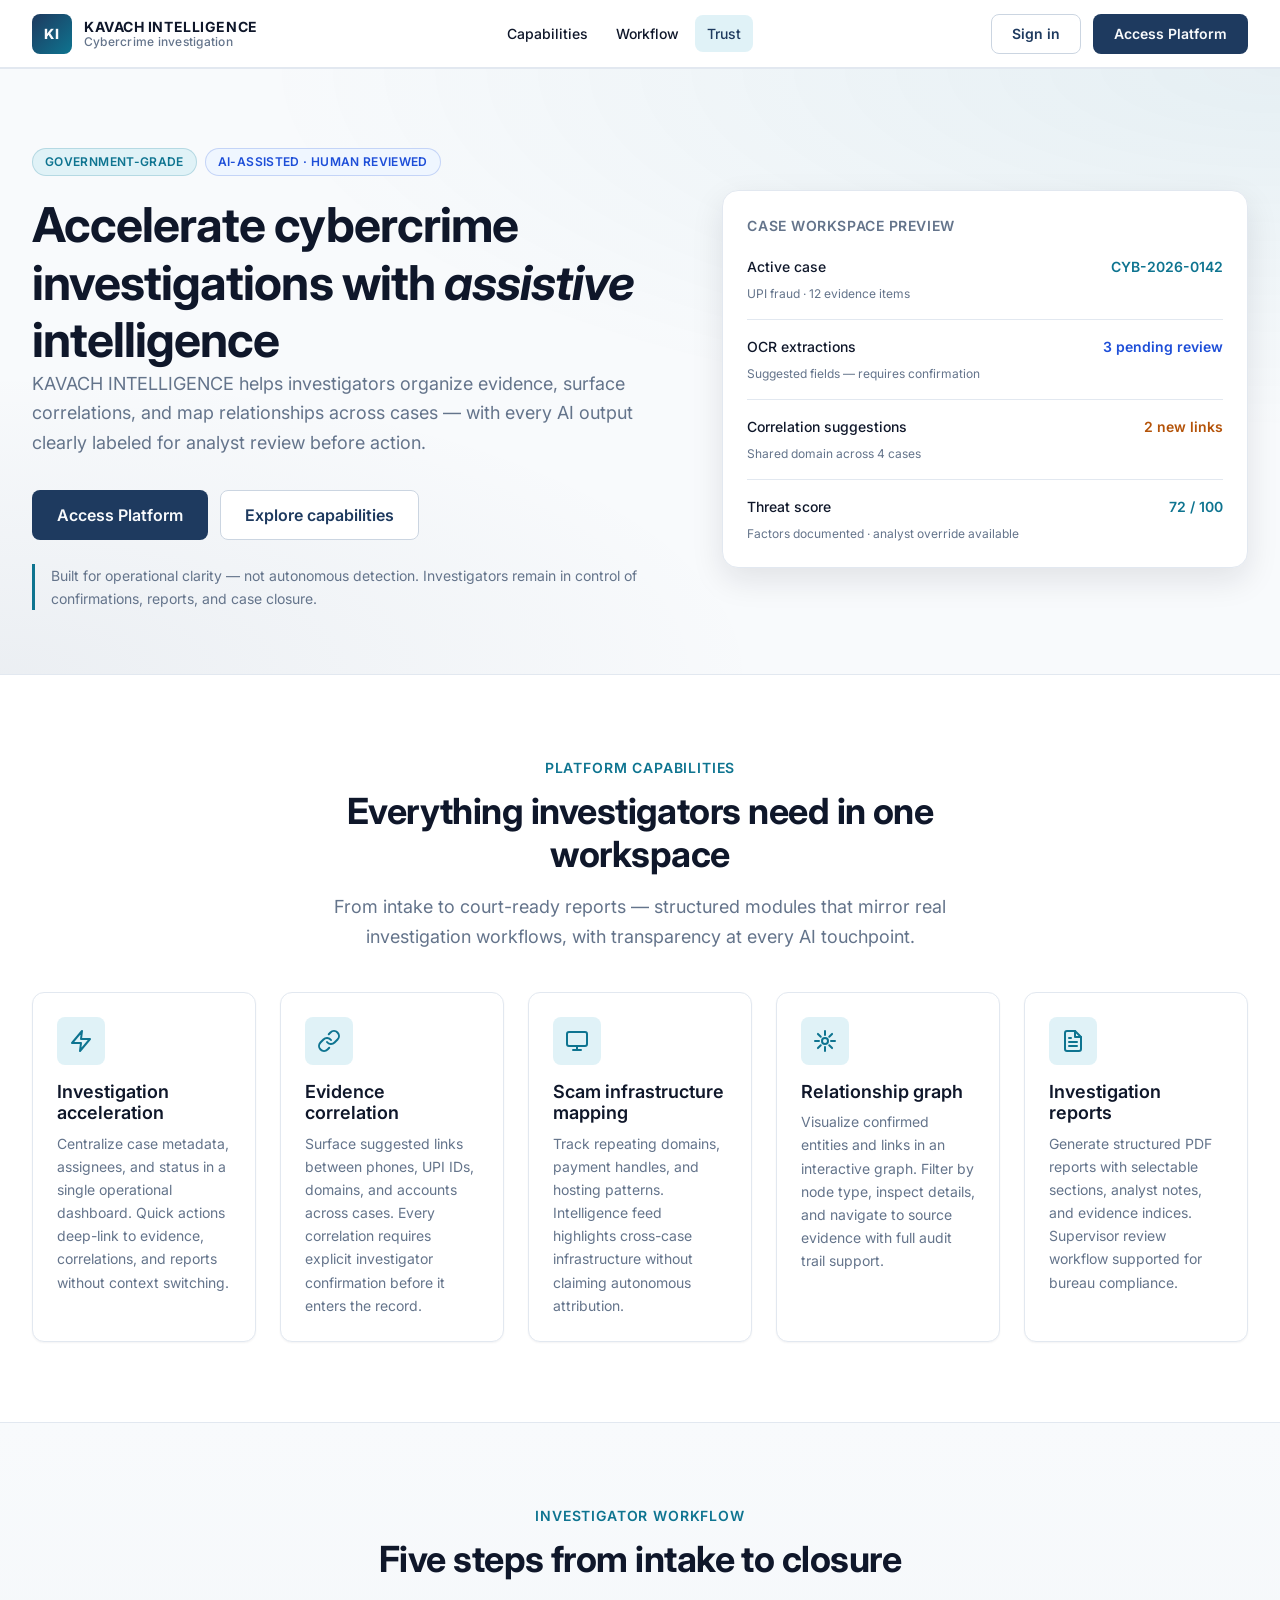
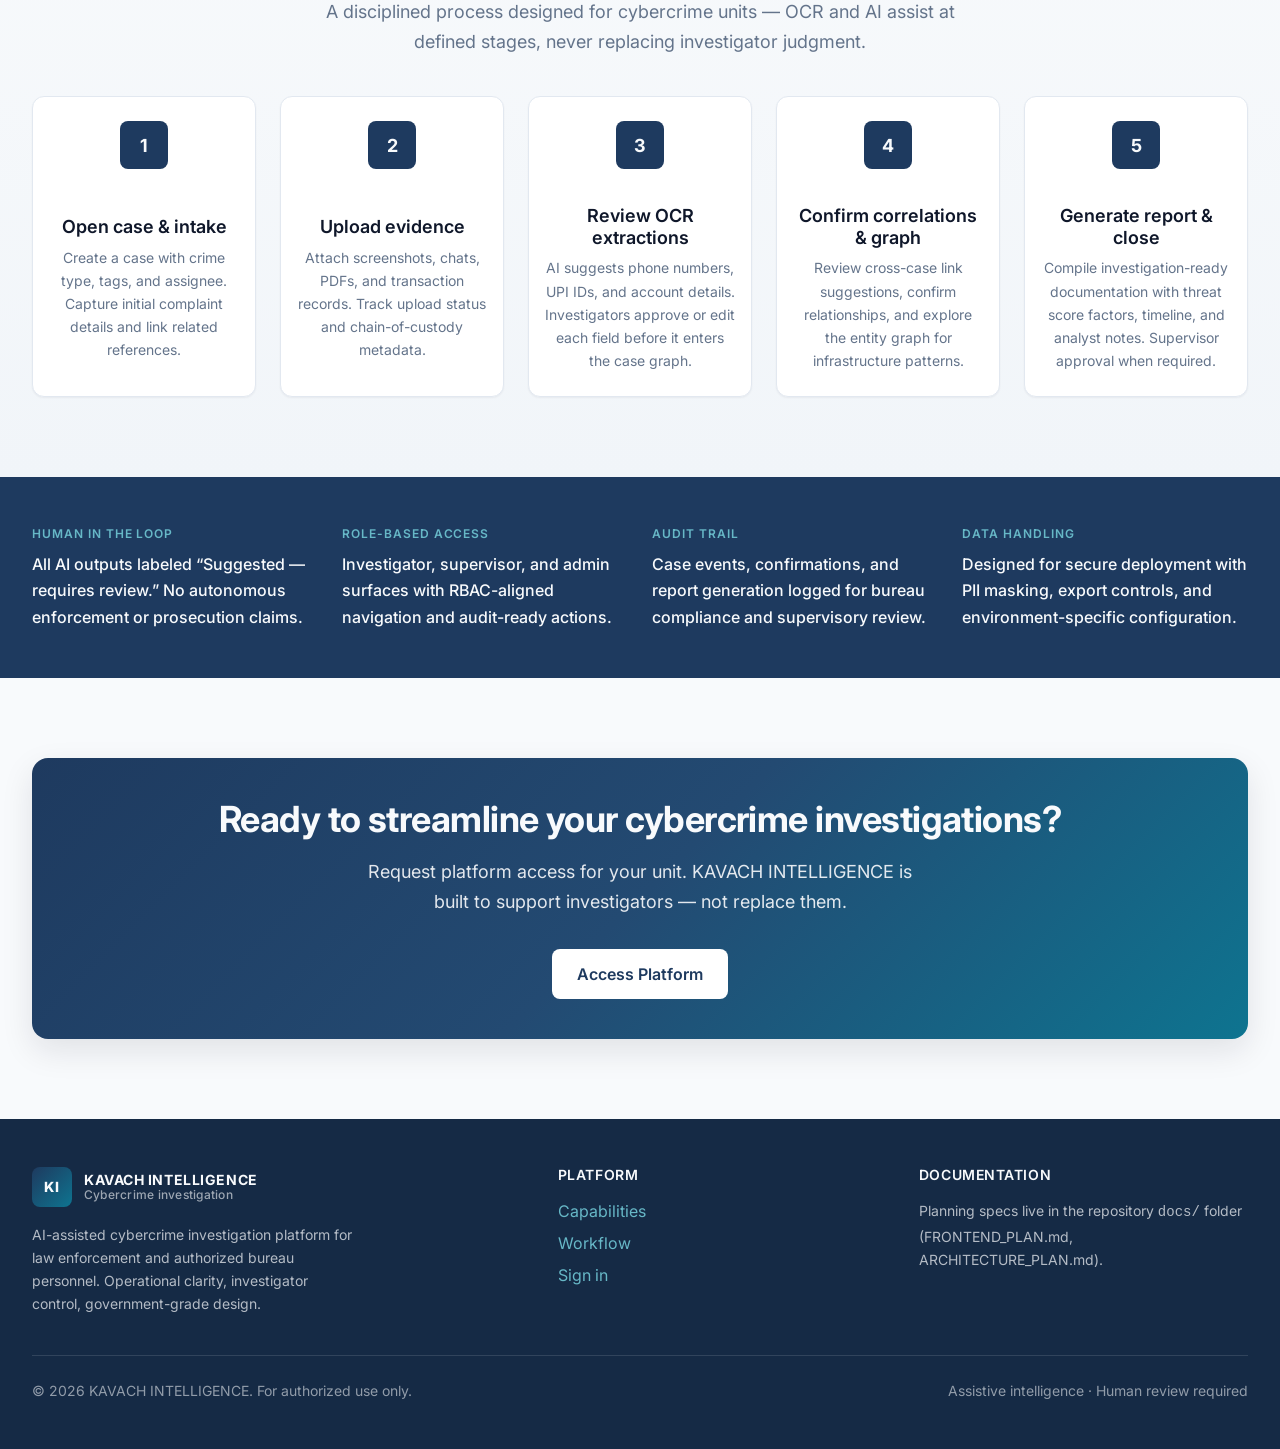
<file: frontend/index.html>
<!DOCTYPE html>
<html lang="en">
  <head>
    <meta charset="UTF-8" />
    <meta name="viewport" content="width=device-width, initial-scale=1.0" />
    <meta
      name="description"
      content="KAVACH INTELLIGENCE — AI-assisted cybercrime investigation platform for law enforcement. Assistive analysis with human review at every step."
    />
    <title>KAVACH INTELLIGENCE — Cybercrime Investigation Platform</title>
    <link rel="preconnect" href="https://fonts.googleapis.com" />
    <link rel="preconnect" href="https://fonts.gstatic.com" crossorigin />
    <link
      href="https://fonts.googleapis.com/css2?family=Inter:wght@400;500;600;700;800&display=swap"
      rel="stylesheet"
    />
    <link rel="stylesheet" href="css/variables.css" />
    <link rel="stylesheet" href="css/base.css" />
    <link rel="stylesheet" href="css/layout.css" />
    <link rel="stylesheet" href="css/components.css" />
    <link rel="stylesheet" href="css/landing.css" />
    <link rel="stylesheet" href="css/responsive.css" />
  </head>
  <body>
    <a class="skip-link" href="#main">Skip to main content</a>

    <header class="site-header" role="banner">
      <div class="container site-header__inner">
        <a class="brand" href="index.html" aria-label="KAVACH INTELLIGENCE home">
          <span class="brand__mark" aria-hidden="true">KI</span>
          <span class="brand__text">
            <span class="brand__name">KAVACH INTELLIGENCE</span>
            <span class="brand__tagline">Cybercrime investigation</span>
          </span>
        </a>

        <button
          type="button"
          class="nav-toggle"
          data-nav-toggle
          aria-expanded="false"
          aria-controls="site-nav"
          aria-label="Open navigation menu"
        >
          <span class="nav-toggle__icon" aria-hidden="true">
            <span class="nav-toggle__bar"></span>
            <span class="nav-toggle__bar"></span>
            <span class="nav-toggle__bar"></span>
          </span>
        </button>

        <nav id="site-nav" class="site-nav" data-site-nav aria-label="Primary">
          <ul class="site-nav__list">
            <li><a class="site-nav__link" href="#capabilities">Capabilities</a></li>
            <li><a class="site-nav__link" href="#workflow">Workflow</a></li>
            <li><a class="site-nav__link" href="#trust">Trust</a></li>
          </ul>
        </nav>

        <div class="header-actions">
          <a class="btn btn--secondary" href="login.html">Sign in</a>
          <a class="btn btn--primary" href="login.html">Access Platform</a>
        </div>
      </div>
    </header>

    <main id="main">
      <section class="hero" aria-labelledby="hero-title">
        <div class="container hero__inner">
          <div class="hero__content">
            <div class="hero__badges">
              <span class="badge">Government-grade</span>
              <span class="badge badge--ai">AI-assisted · Human reviewed</span>
            </div>
            <h1 id="hero-title">
              Accelerate cybercrime investigations with <em>assistive</em> intelligence
            </h1>
            <p class="hero__subtitle">
              KAVACH INTELLIGENCE helps investigators organize evidence, surface
              correlations, and map relationships across cases — with every AI
              output clearly labeled for analyst review before action.
            </p>
            <div class="hero__actions">
              <a class="btn btn--primary btn--lg" href="login.html">Access Platform</a>
              <a class="btn btn--secondary btn--lg" href="#capabilities">Explore capabilities</a>
            </div>
            <p class="hero__note">
              Built for operational clarity — not autonomous detection. Investigators
              remain in control of confirmations, reports, and case closure.
            </p>
          </div>

          <aside class="hero__panel" aria-label="Investigation snapshot example">
            <p class="hero__panel-title">Case workspace preview</p>
            <div class="hero-stat">
              <span class="hero-stat__label">Active case</span>
              <span class="hero-stat__value">CYB-2026-0142</span>
              <span class="hero-stat__hint">UPI fraud · 12 evidence items</span>
            </div>
            <div class="hero-stat">
              <span class="hero-stat__label">OCR extractions</span>
              <span class="hero-stat__value hero-stat__value--review">3 pending review</span>
              <span class="hero-stat__hint">Suggested fields — requires confirmation</span>
            </div>
            <div class="hero-stat">
              <span class="hero-stat__label">Correlation suggestions</span>
              <span class="hero-stat__value hero-stat__value--pending">2 new links</span>
              <span class="hero-stat__hint">Shared domain across 4 cases</span>
            </div>
            <div class="hero-stat">
              <span class="hero-stat__label">Threat score</span>
              <span class="hero-stat__value">72 / 100</span>
              <span class="hero-stat__hint">Factors documented · analyst override available</span>
            </div>
          </aside>
        </div>
      </section>

      <section
        id="capabilities"
        class="section capabilities"
        aria-labelledby="capabilities-title"
      >
        <div class="container">
          <header class="section__header section__header--center">
            <span class="section__eyebrow">Platform capabilities</span>
            <h2 id="capabilities-title">Everything investigators need in one workspace</h2>
            <p class="section__lead">
              From intake to court-ready reports — structured modules that mirror
              real investigation workflows, with transparency at every AI touchpoint.
            </p>
          </header>

          <div class="grid grid--capabilities">
            <article class="card capability-card">
              <div class="capability-card__icon" aria-hidden="true">
                <svg viewBox="0 0 24 24" fill="none" stroke="currentColor" stroke-width="2" stroke-linecap="round" stroke-linejoin="round">
                  <path d="M13 2L3 14h9l-1 8 10-12h-9l1-8z"/>
                </svg>
              </div>
              <h3 class="capability-card__title">Investigation acceleration</h3>
              <p class="capability-card__text">
                Centralize case metadata, assignees, and status in a single operational
                dashboard. Quick actions deep-link to evidence, correlations, and reports
                without context switching.
              </p>
            </article>

            <article class="card capability-card">
              <div class="capability-card__icon" aria-hidden="true">
                <svg viewBox="0 0 24 24" fill="none" stroke="currentColor" stroke-width="2" stroke-linecap="round" stroke-linejoin="round">
                  <path d="M10 13a5 5 0 0 0 7.54.54l3-3a5 5 0 0 0-7.07-7.07l-1.72 1.71"/>
                  <path d="M14 11a5 5 0 0 0-7.54-.54l-3 3a5 5 0 0 0 7.07 7.07l1.71-1.71"/>
                </svg>
              </div>
              <h3 class="capability-card__title">Evidence correlation</h3>
              <p class="capability-card__text">
                Surface suggested links between phones, UPI IDs, domains, and accounts
                across cases. Every correlation requires explicit investigator confirmation
                before it enters the record.
              </p>
            </article>

            <article class="card capability-card">
              <div class="capability-card__icon" aria-hidden="true">
                <svg viewBox="0 0 24 24" fill="none" stroke="currentColor" stroke-width="2" stroke-linecap="round" stroke-linejoin="round">
                  <rect x="2" y="3" width="20" height="14" rx="2"/>
                  <path d="M8 21h8M12 17v4"/>
                </svg>
              </div>
              <h3 class="capability-card__title">Scam infrastructure mapping</h3>
              <p class="capability-card__text">
                Track repeating domains, payment handles, and hosting patterns. Intelligence
                feed highlights cross-case infrastructure without claiming autonomous
                attribution.
              </p>
            </article>

            <article class="card capability-card">
              <div class="capability-card__icon" aria-hidden="true">
                <svg viewBox="0 0 24 24" fill="none" stroke="currentColor" stroke-width="2" stroke-linecap="round" stroke-linejoin="round">
                  <circle cx="12" cy="12" r="3"/>
                  <path d="M12 2v4M12 18v4M4.93 4.93l2.83 2.83M16.24 16.24l2.83 2.83M2 12h4M18 12h4M4.93 19.07l2.83-2.83M16.24 7.76l2.83-2.83"/>
                </svg>
              </div>
              <h3 class="capability-card__title">Relationship graph</h3>
              <p class="capability-card__text">
                Visualize confirmed entities and links in an interactive graph. Filter by
                node type, inspect details, and navigate to source evidence with full audit
                trail support.
              </p>
            </article>

            <article class="card capability-card">
              <div class="capability-card__icon" aria-hidden="true">
                <svg viewBox="0 0 24 24" fill="none" stroke="currentColor" stroke-width="2" stroke-linecap="round" stroke-linejoin="round">
                  <path d="M14 2H6a2 2 0 0 0-2 2v16a2 2 0 0 0 2 2h12a2 2 0 0 0 2-2V8z"/>
                  <path d="M14 2v6h6M16 13H8M16 17H8M10 9H8"/>
                </svg>
              </div>
              <h3 class="capability-card__title">Investigation reports</h3>
              <p class="capability-card__text">
                Generate structured PDF reports with selectable sections, analyst notes,
                and evidence indices. Supervisor review workflow supported for bureau
                compliance.
              </p>
            </article>
          </div>
        </div>
      </section>

      <section
        id="workflow"
        class="section workflow-section"
        aria-labelledby="workflow-title"
      >
        <div class="container">
          <header class="section__header section__header--center">
            <span class="section__eyebrow">Investigator workflow</span>
            <h2 id="workflow-title">Five steps from intake to closure</h2>
            <p class="section__lead">
              A disciplined process designed for cybercrime units — OCR and AI assist
              at defined stages, never replacing investigator judgment.
            </p>
          </header>

          <ol class="workflow">
            <li class="workflow-step">
              <span class="workflow-step__number" aria-hidden="true">1</span>
              <div>
                <h3 class="workflow-step__title">Open case &amp; intake</h3>
                <p class="workflow-step__text">
                  Create a case with crime type, tags, and assignee. Capture initial
                  complaint details and link related references.
                </p>
              </div>
            </li>
            <li class="workflow-step">
              <span class="workflow-step__number" aria-hidden="true">2</span>
              <div>
                <h3 class="workflow-step__title">Upload evidence</h3>
                <p class="workflow-step__text">
                  Attach screenshots, chats, PDFs, and transaction records. Track upload
                  status and chain-of-custody metadata.
                </p>
              </div>
            </li>
            <li class="workflow-step">
              <span class="workflow-step__number" aria-hidden="true">3</span>
              <div>
                <h3 class="workflow-step__title">Review OCR extractions</h3>
                <p class="workflow-step__text">
                  AI suggests phone numbers, UPI IDs, and account details. Investigators
                  approve or edit each field before it enters the case graph.
                </p>
              </div>
            </li>
            <li class="workflow-step">
              <span class="workflow-step__number" aria-hidden="true">4</span>
              <div>
                <h3 class="workflow-step__title">Confirm correlations &amp; graph</h3>
                <p class="workflow-step__text">
                  Review cross-case link suggestions, confirm relationships, and explore
                  the entity graph for infrastructure patterns.
                </p>
              </div>
            </li>
            <li class="workflow-step">
              <span class="workflow-step__number" aria-hidden="true">5</span>
              <div>
                <h3 class="workflow-step__title">Generate report &amp; close</h3>
                <p class="workflow-step__text">
                  Compile investigation-ready documentation with threat score factors,
                  timeline, and analyst notes. Supervisor approval when required.
                </p>
              </div>
            </li>
          </ol>
        </div>
      </section>

      <section
        id="trust"
        class="section section--tight trust-strip"
        aria-labelledby="trust-title"
      >
        <div class="container">
          <h2 id="trust-title" class="sr-only">Trust and compliance</h2>
          <div class="trust-strip__grid">
            <div class="trust-item">
              <span class="trust-item__label">Human in the loop</span>
              <p class="trust-item__value">
                All AI outputs labeled “Suggested — requires review.” No autonomous
                enforcement or prosecution claims.
              </p>
            </div>
            <div class="trust-item">
              <span class="trust-item__label">Role-based access</span>
              <p class="trust-item__value">
                Investigator, supervisor, and admin surfaces with RBAC-aligned navigation
                and audit-ready actions.
              </p>
            </div>
            <div class="trust-item">
              <span class="trust-item__label">Audit trail</span>
              <p class="trust-item__value">
                Case events, confirmations, and report generation logged for bureau
                compliance and supervisory review.
              </p>
            </div>
            <div class="trust-item">
              <span class="trust-item__label">Data handling</span>
              <p class="trust-item__value">
                Designed for secure deployment with PII masking, export controls, and
                environment-specific configuration.
              </p>
            </div>
          </div>
        </div>
      </section>

      <section class="section cta-section" aria-labelledby="cta-title">
        <div class="container">
          <div class="cta-box">
            <h2 id="cta-title">Ready to streamline your cybercrime investigations?</h2>
            <p>
              Request platform access for your unit. KAVACH INTELLIGENCE is built to
              support investigators — not replace them.
            </p>
            <a class="btn btn--secondary btn--lg" href="login.html">Access Platform</a>
          </div>
        </div>
      </section>
    </main>

    <footer class="site-footer" role="contentinfo">
      <div class="container">
        <div class="site-footer__grid">
          <div class="site-footer__brand">
            <a class="brand" href="index.html">
              <span class="brand__mark" aria-hidden="true">KI</span>
              <span class="brand__text">
                <span class="brand__name">KAVACH INTELLIGENCE</span>
                <span class="brand__tagline">Cybercrime investigation</span>
              </span>
            </a>
            <p class="site-footer__desc">
              AI-assisted cybercrime investigation platform for law enforcement and
              authorized bureau personnel. Operational clarity, investigator control,
              government-grade design.
            </p>
          </div>
          <div>
            <h3 class="site-footer__heading">Platform</h3>
            <ul class="site-footer__links">
              <li><a href="#capabilities">Capabilities</a></li>
              <li><a href="#workflow">Workflow</a></li>
              <li><a href="login.html">Sign in</a></li>
            </ul>
          </div>
          <div>
            <h3 class="site-footer__heading">Documentation</h3>
            <p class="site-footer__desc">
              Planning specs live in the repository <code>docs/</code> folder
              (FRONTEND_PLAN.md, ARCHITECTURE_PLAN.md).
            </p>
          </div>
        </div>
        <div class="site-footer__bottom">
          <p>&copy; 2026 KAVACH INTELLIGENCE. For authorized use only.</p>
          <p>Assistive intelligence · Human review required</p>
        </div>
      </div>
    </footer>

    <script src="js/main.js" defer></script>
  </body>
</html>
</file>
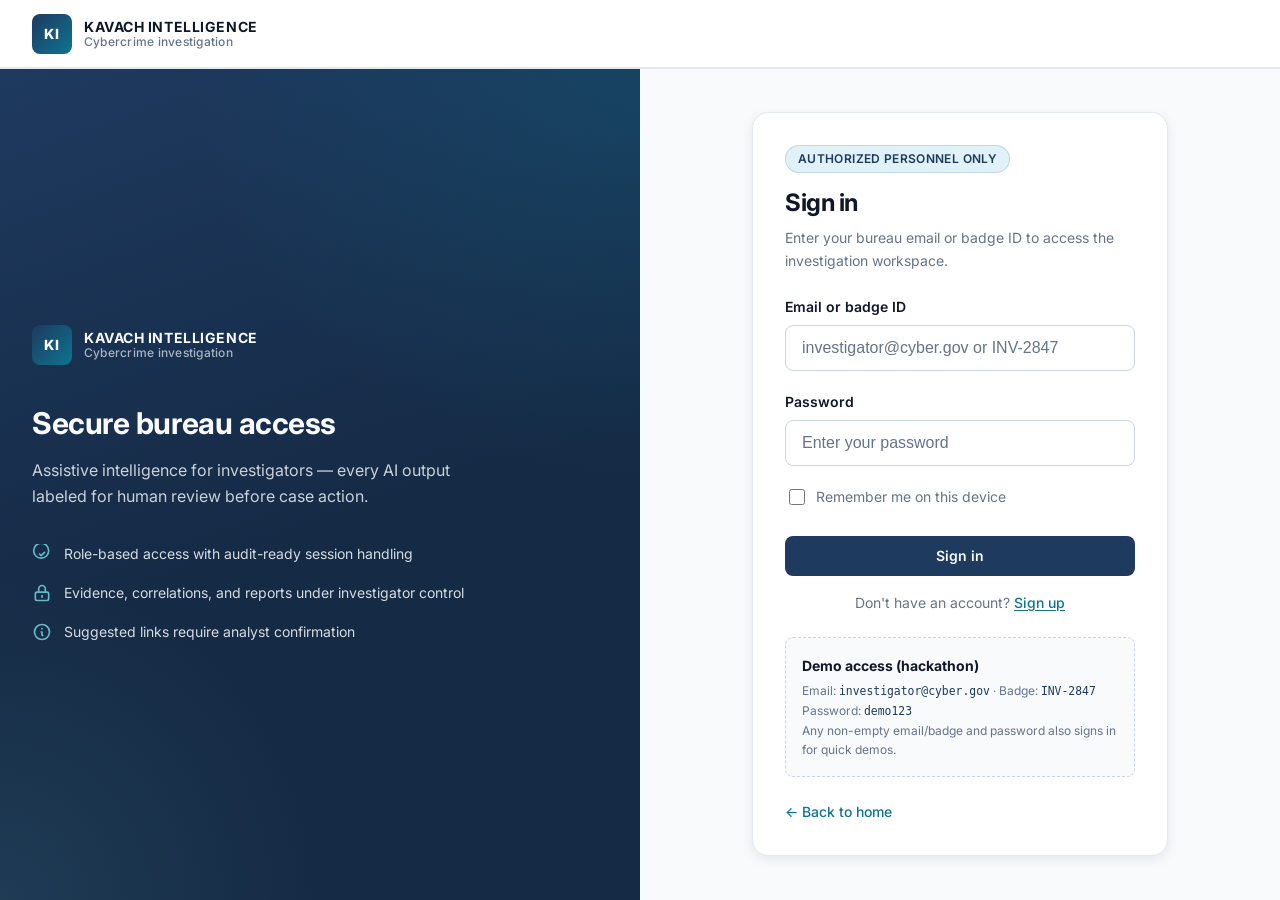
<file: frontend/admin.html>
<!DOCTYPE html>
<html lang="en">
  <head>
    <meta charset="UTF-8" />
    <meta name="viewport" content="width=device-width, initial-scale=1.0" />
    <meta
      name="description"
      content="KAVACH INTELLIGENCE administrative panel — user management and security audit logs."
    />
    <title>Admin Panel — KAVACH INTELLIGENCE</title>
    <link rel="preconnect" href="https://fonts.googleapis.com" />
    <link rel="preconnect" href="https://fonts.gstatic.com" crossorigin />
    <link
      href="https://fonts.googleapis.com/css2?family=Inter:wght@400;500;600;700;800&display=swap"
      rel="stylesheet"
    />
    <link rel="stylesheet" href="css/variables.css" />
    <link rel="stylesheet" href="css/base.css" />
    <link rel="stylesheet" href="css/layout.css" />
    <link rel="stylesheet" href="css/components.css" />
    <link rel="stylesheet" href="css/dashboard.css" />
    <link rel="stylesheet" href="css/responsive.css" />
    <style>
      /* Page-specific styling for the admin portal */
      .admin-layout {
        display: grid;
        gap: var(--space-6);
      }
      @media (min-width: 1200px) {
        .admin-layout {
          grid-template-columns: 1.3fr 1fr;
          align-items: start;
        }
      }
      .shield-status {
        display: inline-flex;
        align-items: center;
        gap: var(--space-2);
        font-weight: 700;
        color: var(--color-success);
      }
      .shield-pulse {
        width: 8px;
        height: 8px;
        background-color: var(--color-success);
        border-radius: 50%;
        box-shadow: 0 0 0 0 rgba(20, 83, 45, 0.7);
        animation: pulse-green 2s infinite;
      }
      @keyframes pulse-green {
        0% {
          transform: scale(0.95);
          box-shadow: 0 0 0 0 rgba(20, 83, 45, 0.7);
        }
        70% {
          transform: scale(1);
          box-shadow: 0 0 0 6px rgba(20, 83, 45, 0);
        }
        100% {
          transform: scale(0.95);
          box-shadow: 0 0 0 0 rgba(20, 83, 45, 0);
        }
      }
      .log-viewer {
        height: 28rem;
        overflow-y: auto;
        border: 1px solid var(--color-border);
        border-radius: var(--radius-md);
        background: var(--color-background);
        font-family: monospace;
        font-size: var(--text-xs);
        padding: var(--space-4);
      }
      .log-row {
        padding-block: var(--space-2);
        border-bottom: 1px dashed var(--color-border);
        display: flex;
        gap: var(--space-3);
        align-items: flex-start;
      }
      .log-row:last-child {
        border-bottom: none;
      }
      .log-time {
        color: var(--color-text-muted);
        flex-shrink: 0;
        white-space: nowrap;
      }
      .log-action {
        flex: 1;
        color: var(--color-primary);
      }
      .log-user {
        color: var(--color-accent);
        font-weight: 700;
        flex-shrink: 0;
      }
      .admin-controls {
        display: flex;
        gap: var(--space-3);
        margin-bottom: var(--space-4);
        flex-wrap: wrap;
      }
      .access-denied-panel {
        text-align: center;
        padding: var(--space-16) var(--space-8);
        max-width: 32rem;
        margin: 4rem auto;
        background: var(--color-surface);
        border: 1px solid var(--color-border-strong);
        border-radius: var(--radius-lg);
        box-shadow: var(--shadow-lg);
      }
      .access-denied-panel svg {
        color: var(--color-danger);
        margin-bottom: var(--space-4);
      }
    </style>
  </head>
  <body class="app-body">
    <a class="skip-link" href="#main">Skip to main content</a>

    <!-- Access Denied Gated Interface -->
    <div id="access-denied-container" style="display: none;">
      <main class="app-content">
        <div class="access-denied-panel">
          <svg width="64" height="64" viewBox="0 0 24 24" fill="none" stroke="currentColor" stroke-width="1.5">
            <path d="M12 9v2m0 4h.01m-6.938 4h13.856c1.54 0 2.502-1.667 1.732-3L13.732 4c-.77-1.333-2.694-1.333-3.464 0L3.34 16c-.77 1.333.192 3 1.732 3z" stroke-linecap="round" stroke-linejoin="round" />
          </svg>
          <h1 class="search-hero__title" style="color: var(--color-danger);">Access Gated</h1>
          <p class="search-hero__subtitle">Your investigator profile is not authorized to access security audit configuration, user CRUD rosters, or network shield settings.</p>
          <a href="dashboard.html" class="btn btn--primary">Return to Dashboard</a>
        </div>
      </main>
    </div>

    <!-- Main Dynamic Admin Panel Shell -->
    <div id="admin-dashboard-shell" class="app-shell" data-app-shell>
      <div class="app-sidebar__overlay" data-sidebar-overlay aria-hidden="true"></div>

      <aside id="app-sidebar" class="app-sidebar" data-app-sidebar aria-label="Application navigation">
        <div class="app-sidebar__head">
          <a class="brand" href="dashboard.html" aria-label="Dashboard home">
            <span class="brand__mark" aria-hidden="true">KI</span>
            <span class="brand__text">
              <span class="brand__name">KAVACH</span>
              <span class="brand__tagline">Intelligence</span>
            </span>
          </a>
          <button
            type="button"
            class="app-sidebar__collapse"
            data-sidebar-collapse
            aria-pressed="false"
            aria-label="Collapse sidebar"
          >
            <svg width="16" height="16" viewBox="0 0 24 24" fill="none" stroke="currentColor" stroke-width="2" aria-hidden="true">
              <path d="M11 19l-7-7 7-7m8 14l-7-7 7-7" stroke-linecap="round" stroke-linejoin="round" />
            </svg>
          </button>
        </div>

        <nav class="app-nav">
          <div class="app-nav__section">
            <p class="app-nav__label">Workspace</p>
            <ul>
              <li>
                <a class="app-nav__link" href="dashboard.html">
                  <span class="app-nav__icon" aria-hidden="true">
                    <svg viewBox="0 0 24 24" fill="none" stroke="currentColor" stroke-width="2">
                      <path d="M4 6a2 2 0 012-2h2a2 2 0 012 2v2a2 2 0 01-2 2H6a2 2 0 01-2-2V6zM14 6a2 2 0 012-2h2a2 2 0 012 2v2a2 2 0 01-2 2h-2a2 2 0 01-2-2V6zM4 16a2 2 0 012-2h2a2 2 0 012 2v2a2 2 0 01-2 2H6a2 2 0 01-2-2v-2zM14 16a2 2 0 012-2h2a2 2 0 012 2v2a2 2 0 01-2 2h-2a2 2 0 01-2-2v-2z" />
                    </svg>
                  </span>
                  <span class="app-nav__text">Dashboard</span>
                </a>
              </li>
              <li>
                <a class="app-nav__link" href="cases.html">
                  <span class="app-nav__icon" aria-hidden="true">
                    <svg viewBox="0 0 24 24" fill="none" stroke="currentColor" stroke-width="2">
                      <path d="M9 12h6m-6 4h6m2 5H7a2 2 0 01-2-2V5a2 2 0 012-2h5.586a1 1 0 01.707.293l5.414 5.414a1 1 0 01.293.707V19a2 2 0 01-2 2z" stroke-linecap="round" />
                    </svg>
                  </span>
                  <span class="app-nav__text">Cases</span>
                </a>
              </li>
              <li>
                <a class="app-nav__link" href="intelligence.html">
                  <span class="app-nav__icon" aria-hidden="true">
                    <svg viewBox="0 0 24 24" fill="none" stroke="currentColor" stroke-width="2">
                      <path d="M13 10V3L4 14h7v7l9-11h-7z" stroke-linecap="round" stroke-linejoin="round" />
                    </svg>
                  </span>
                  <span class="app-nav__text">Intelligence Feed</span>
                </a>
              </li>
              <li>
                <a class="app-nav__link" href="intelligence-search.html">
                  <span class="app-nav__icon" aria-hidden="true">
                    <svg viewBox="0 0 24 24" fill="none" stroke="currentColor" stroke-width="2">
                      <path d="M21 21l-6-6m2-5a7 7 0 11-14 0 7 7 0 0114 0z" stroke-linecap="round" />
                    </svg>
                  </span>
                  <span class="app-nav__text">Search</span>
                </a>
              </li>
            </ul>
          </div>
          <div class="app-nav__section">
            <p class="app-nav__label">Output</p>
            <ul>
              <li>
                <a class="app-nav__link is-disabled" href="#" aria-disabled="true" tabindex="-1">
                  <span class="app-nav__icon" aria-hidden="true">
                    <svg viewBox="0 0 24 24" fill="none" stroke="currentColor" stroke-width="2">
                      <path d="M9 17v-2m3 2v-4m3 4v-6m2 10H7a2 2 0 01-2-2V5a2 2 0 012-2h5.586a1 1 0 01.707.293l5.414 5.414a1 1 0 01.293.707V19a2 2 0 01-2 2z" stroke-linecap="round" />
                    </svg>
                  </span>
                  <span class="app-nav__text">Reports</span>
                  <span class="app-nav__badge">Soon</span>
                </a>
              </li>
              <li>
                <a class="app-nav__link is-disabled" href="#" aria-disabled="true" tabindex="-1">
                  <span class="app-nav__icon" aria-hidden="true">
                    <svg viewBox="0 0 24 24" fill="none" stroke="currentColor" stroke-width="2">
                      <path d="M10.325 4.317c.426-1.756 2.924-1.756 3.35 0a1.724 1.724 0 002.573 1.066c1.543-.94 3.31.826 2.37 2.37a1.724 1.724 0 001.065 2.572c1.756.426 1.756 2.924 0 3.35a1.724 1.724 0 00-1.066 2.573c.94 1.543-.826 3.31-2.37 2.37a1.724 1.724 0 00-2.572 1.065c-.426 1.756-2.924 1.756-3.35 0a1.724 1.724 0 00-2.573-1.066c-1.543.94-3.31-.826-2.37-2.37a1.724 1.724 0 00-1.065-2.572c-1.756-.426-1.756-2.924 0-3.35a1.724 1.724 0 001.066-2.573c-.94-1.543.826-3.31 2.37-2.37.996.608 2.296.07 2.572-1.065z" />
                      <path d="M15 12a3 3 0 11-6 0 3 3 0 016 0z" />
                    </svg>
                  </span>
                  <span class="app-nav__text">Settings</span>
                  <span class="app-nav__badge">Soon</span>
                </a>
              </li>
            </ul>
          </div>
          <div class="app-nav__section" data-nav-mgmt hidden>
            <p class="app-nav__label">Management</p>
            <ul>
              <li>
                <a class="app-nav__link" href="supervisor.html" data-nav-supervisor>
                  <span class="app-nav__icon" aria-hidden="true">
                    <svg viewBox="0 0 24 24" fill="none" stroke="currentColor" stroke-width="2">
                      <path d="M9 12l2 2 4-4m5.618-4.016A11.955 11.955 0 0112 2.944a11.955 11.955 0 01-8.618 3.04A12.02 12.02 0 003 9c0 5.591 3.824 10.29 9 11.622 5.176-1.332 9-6.03 9-11.622 0-1.042-.133-2.052-.382-3.016z" stroke-linecap="round" stroke-linejoin="round" />
                    </svg>
                  </span>
                  <span class="app-nav__text">Supervisor Portal</span>
                </a>
              </li>
              <li>
                <a class="app-nav__link is-active" href="admin.html" data-nav-admin aria-current="page">
                  <span class="app-nav__icon" aria-hidden="true">
                    <svg viewBox="0 0 24 24" fill="none" stroke="currentColor" stroke-width="2">
                      <path d="M12 15v2m-6 4h12a2 2 0 002-2v-6a2 2 0 00-2-2H6a2 2 0 00-2 2v6a2 2 0 002 2zm10-10V7a4 4 0 00-8 0v4h8z" stroke-linecap="round" stroke-linejoin="round" />
                    </svg>
                  </span>
                  <span class="app-nav__text">Admin Panel</span>
                </a>
              </li>
            </ul>
          </div>
        </nav>
      </aside>

      <div class="app-main">
        <header class="app-topbar" role="banner">
          <button
            type="button"
            class="app-topbar__menu"
            data-sidebar-toggle
            aria-expanded="false"
            aria-controls="app-sidebar"
            aria-label="Open navigation menu"
          >
            <svg viewBox="0 0 24 24" fill="none" stroke="currentColor" stroke-width="2" width="20" height="20" aria-hidden="true">
              <path d="M4 6h16M4 12h16M4 18h16" stroke-linecap="round" />
            </svg>
          </button>

          <form class="app-search" role="search" action="intelligence-search.html" method="GET">
            <label class="sr-only" for="global-search">Search cases and intelligence</label>
            <svg class="app-search__icon" viewBox="0 0 24 24" fill="none" stroke="currentColor" stroke-width="2" aria-hidden="true">
              <path d="M21 21l-6-6m2-5a7 7 0 11-14 0 7 7 0 0114 0z" stroke-linecap="round" />
            </svg>
            <input
              class="app-search__input"
              type="search"
              id="global-search"
              name="q"
              placeholder="Search cases, domains, UPI handles…"
              autocomplete="off"
            />
          </form>

          <div class="app-topbar__actions">
            <button type="button" class="icon-btn" aria-label="Notifications, 3 unread">
              <svg viewBox="0 0 24 24" fill="none" stroke="currentColor" stroke-width="2" aria-hidden="true">
                <path d="M15 17h5l-1.405-1.405A2.032 2.032 0 0118 14.158V11a6.002 6.002 0 00-4-5.659V5a2 2 0 10-4 0v.341C7.67 6.165 6 8.388 6 11v3.159c0 .538-.214 1.055-.595 1.436L4 17h5m6 0v1a3 3 0 11-6 0v-1m6 0H9" stroke-linecap="round" stroke-linejoin="round" />
              </svg>
              <span class="icon-btn__badge" data-notification-count>3</span>
            </button>

            <div class="user-menu" data-user-menu>
              <button
                type="button"
                class="user-menu__trigger"
                data-user-menu-trigger
                aria-expanded="false"
                aria-haspopup="true"
              >
                <span class="user-menu__avatar" data-user-avatar aria-hidden="true">AD</span>
                <span class="user-menu__name" data-user-name>Administrator</span>
                <svg width="16" height="16" viewBox="0 0 24 24" fill="none" stroke="currentColor" stroke-width="2" aria-hidden="true">
                  <path d="M19 9l-7 7-7-7" stroke-linecap="round" stroke-linejoin="round" />
                </svg>
              </button>
              <div class="user-menu__dropdown" role="menu">
                <p class="user-menu__meta">
                  <strong data-user-menu-name>Administrator</strong><br />
                  <span data-user-menu-meta>Security Admin Command</span>
                </p>
                <a class="user-menu__item" href="cases.html" role="menuitem">My cases</a>
                <button type="button" class="user-menu__item user-menu__item--danger" data-sign-out role="menuitem">
                  Sign out
                </button>
              </div>
            </div>
          </div>
        </header>

        <main class="app-content" id="main">
          <header class="page-header">
            <div>
              <h1 class="page-header__title">Administrator Command</h1>
              <p class="page-header__subtitle">
                System core oversight — dynamic user provisioning, platform roles, and security audit metrics.
              </p>
            </div>
          </header>

          <section aria-label="Administrative statistics">
            <div class="stats-grid">
              <article class="stat-card">
                <p class="stat-card__label">Active Provisioned Users</p>
                <p class="stat-card__value" id="stats-active-users">4</p>
                <p class="stat-card__hint">Role allocations</p>
              </article>
              <article class="stat-card">
                <p class="stat-card__label">Audit Actions Logged</p>
                <p class="stat-card__value" id="stats-audit-logs">12</p>
                <p class="stat-card__hint">Real-time trails</p>
              </article>
              <article class="stat-card">
                <p class="stat-card__label">Platform Status</p>
                <p class="stat-card__value">
                  <span class="shield-status">
                    <span class="shield-pulse"></span> SECURE
                  </span>
                </p>
                <p class="stat-card__hint">Shield engines operational</p>
              </article>
              <article class="stat-card">
                <p class="stat-card__label">Storage Utilization</p>
                <p class="stat-card__value">1.4MB</p>
                <p class="stat-card__hint">LocalStorage prototype ceiling</p>
              </article>
            </div>
          </se          <div class="admin-layout" style="grid-template-columns: 1fr;">
            <section class="panel">
              <div class="panel__header" style="flex-wrap: wrap; gap: var(--space-4);">
                <h2 class="panel__title">Platform Admin Controls</h2>
                <div class="tab-controls" style="display:flex; gap:var(--space-2); flex-wrap:wrap;">
                  <button type="button" class="btn btn--primary" id="tab-roster-btn">User Roster</button>
                  <button type="button" class="btn btn--secondary" id="tab-signups-btn">Supervisor Signups</button>
                  <button type="button" class="btn btn--secondary" id="tab-suspensions-btn">Suspension Actioning</button>
                  <button type="button" class="btn btn--secondary" id="tab-audit-btn">Security Audit Trail</button>
                </div>
              </div>

              <div class="panel__body">
                <!-- User Roster Tab -->
                <div id="tab-roster-content">
                  <table class="data-table">
                    <thead>
                      <tr>
                        <th scope="col">User Details</th>
                        <th scope="col">Email & Contact</th>
                        <th scope="col">Current Role</th>
                        <th scope="col">Status</th>
                        <th scope="col">Actions</th>
                      </tr>
                    </thead>
                    <tbody id="user-roster-tbody">
                      <!-- Filled by JS -->
                    </tbody>
                  </table>
                </div>

                <!-- Supervisor Signups Tab -->
                <div id="tab-signups-content" hidden>
                  <table class="data-table">
                    <thead>
                      <tr>
                        <th scope="col">Name</th>
                        <th scope="col">Email</th>
                        <th scope="col">Badge & Bureau</th>
                        <th scope="col">Legal / Government ID</th>
                        <th scope="col">Actions</th>
                      </tr>
                    </thead>
                    <tbody id="supervisor-signups-tbody">
                      <!-- Filled by JS -->
                    </tbody>
                  </table>
                </div>

                <!-- Suspension Actioning Tab -->
                <div id="tab-suspensions-content" hidden>
                  <table class="data-table">
                    <thead>
                      <tr>
                        <th scope="col">Requester</th>
                        <th scope="col">Target User</th>
                        <th scope="col">Reason Given</th>
                        <th scope="col">Status</th>
                        <th scope="col">Actions</th>
                      </tr>
                    </thead>
                    <tbody id="suspensions-action-tbody">
                      <!-- Filled by JS -->
                    </tbody>
                  </table>
                </div>

                <!-- Security Audit Logs Tab -->
                <div id="tab-audit-content" hidden style="padding:var(--space-4);">
                  <div class="admin-controls" style="margin-bottom:var(--space-4);">
                    <input
                      class="form-field__input"
                      type="search"
                      id="audit-log-search"
                      placeholder="Filter audit trail (e.g. login, sign off, case)..."
                      style="max-width: 18rem; display:inline-block; margin-right:var(--space-2);"
                    />
                    <select class="form-field__input" id="audit-log-filter" style="max-width: 12rem; display:inline-block;">
                      <option value="all">All Categories</option>
                      <option value="login">Logins & Auth</option>
                      <option value="case">Case Operations</option>
                      <option value="intel">Correlations</option>
                    </select>
                  </div>
                  <div class="log-viewer" id="audit-log-container">
                    <!-- JS inserts logs dynamically -->
                  </div>
                </div>
              </div>
            </section>
          </div>  </div>
        </main>
      </div>
    </div>

    <script src="js/auth.js"></script>
    <script src="js/mock-data.js"></script>
    <script src="js/admin.js"></script>
    <script src="js/main.js"></script>
  </body>
</html>
</file>
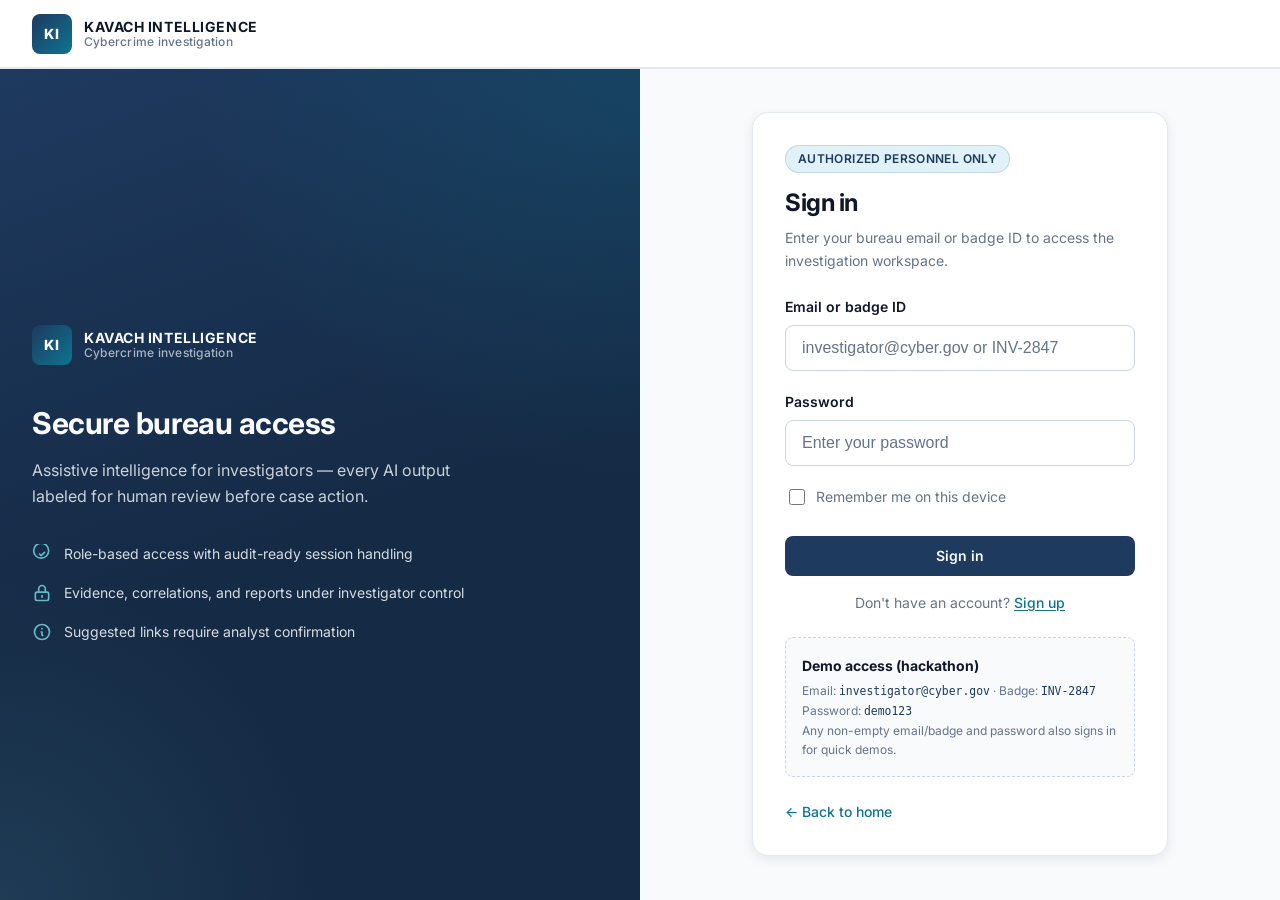
<file: frontend/case-workspace.html>
<!DOCTYPE html>
<html lang="en">
  <head>
    <meta charset="UTF-8" />
    <meta name="viewport" content="width=device-width, initial-scale=1.0" />
    <meta
      name="description"
      content="KAVACH INTELLIGENCE case workspace with overview, evidence, correlations, graph, timeline, and report tabs."
    />
    <title>Case Workspace — KAVACH INTELLIGENCE</title>
    <link rel="preconnect" href="https://fonts.googleapis.com" />
    <link rel="preconnect" href="https://fonts.gstatic.com" crossorigin />
    <link
      href="https://fonts.googleapis.com/css2?family=Inter:wght@400;500;600;700;800&display=swap"
      rel="stylesheet"
    />
    <link rel="stylesheet" href="css/variables.css" />
    <link rel="stylesheet" href="css/base.css" />
    <link rel="stylesheet" href="css/layout.css" />
    <link rel="stylesheet" href="css/components.css" />
    <link rel="stylesheet" href="css/dashboard.css" />
    <link rel="stylesheet" href="css/responsive.css" />
  </head>
  <body class="app-body">
    <a class="skip-link" href="#main">Skip to main content</a>

    <div class="app-shell" data-app-shell>
      <div class="app-sidebar__overlay" data-sidebar-overlay aria-hidden="true"></div>

      <aside id="app-sidebar" class="app-sidebar" data-app-sidebar aria-label="Application navigation">
        <div class="app-sidebar__head">
          <a class="brand" href="dashboard.html">
            <span class="brand__mark" aria-hidden="true">KI</span>
            <span class="brand__text">
              <span class="brand__name">KAVACH</span>
              <span class="brand__tagline">Intelligence</span>
            </span>
          </a>
          <button type="button" class="app-sidebar__collapse" data-sidebar-collapse aria-pressed="false" aria-label="Collapse sidebar">
            <svg width="16" height="16" viewBox="0 0 24 24" fill="none" stroke="currentColor" stroke-width="2" aria-hidden="true">
              <path d="M11 19l-7-7 7-7m8 14l-7-7 7-7" stroke-linecap="round" stroke-linejoin="round" />
            </svg>
          </button>
        </div>
        <nav class="app-nav">
          <div class="app-nav__section">
            <p class="app-nav__label">Workspace</p>
            <ul>
              <li>
                <a class="app-nav__link" href="dashboard.html">
                  <span class="app-nav__icon" aria-hidden="true">
                    <svg viewBox="0 0 24 24" fill="none" stroke="currentColor" stroke-width="2"><path d="M4 6a2 2 0 012-2h2a2 2 0 012 2v2a2 2 0 01-2 2H6a2 2 0 01-2-2V6zM14 6a2 2 0 012-2h2a2 2 0 012 2v2a2 2 0 01-2 2h-2a2 2 0 01-2-2V6zM4 16a2 2 0 012-2h2a2 2 0 012 2v2a2 2 0 01-2 2H6a2 2 0 01-2-2v-2zM14 16a2 2 0 012-2h2a2 2 0 012 2v2a2 2 0 01-2 2h-2a2 2 0 01-2-2v-2z" /></svg>
                  </span>
                  <span class="app-nav__text">Dashboard</span>
                </a>
              </li>
              <li>
                <a class="app-nav__link is-active" href="cases.html" aria-current="page">
                  <span class="app-nav__icon" aria-hidden="true">
                    <svg viewBox="0 0 24 24" fill="none" stroke="currentColor" stroke-width="2"><path d="M9 12h6m-6 4h6m2 5H7a2 2 0 01-2-2V5a2 2 0 012-2h5.586a1 1 0 01.707.293l5.414 5.414a1 1 0 01.293.707V19a2 2 0 01-2 2z" stroke-linecap="round" /></svg>
                  </span>
                  <span class="app-nav__text">Cases</span>
                </a>
              </li>
              <li>
                <a class="app-nav__link" href="intelligence.html">
                  <span class="app-nav__icon" aria-hidden="true">
                    <svg viewBox="0 0 24 24" fill="none" stroke="currentColor" stroke-width="2">
                      <path d="M13 10V3L4 14h7v7l9-11h-7z" stroke-linecap="round" stroke-linejoin="round" />
                    </svg>
                  </span>
                  <span class="app-nav__text">Intelligence Feed</span>
                </a>
              </li>
              <li>
                <a class="app-nav__link" href="intelligence-search.html">
                  <span class="app-nav__icon" aria-hidden="true">
                    <svg viewBox="0 0 24 24" fill="none" stroke="currentColor" stroke-width="2">
                      <path d="M21 21l-6-6m2-5a7 7 0 11-14 0 7 7 0 0114 0z" stroke-linecap="round" />
                    </svg>
                  </span>
                  <span class="app-nav__text">Search</span>
                </a>
            </ul>
          </div>
          <div class="app-nav__section">
            <p class="app-nav__label">Output</p>
            <ul>
              <li>
                <a class="app-nav__link is-disabled" href="#" aria-disabled="true" tabindex="-1">
                  <span class="app-nav__icon" aria-hidden="true">
                    <svg viewBox="0 0 24 24" fill="none" stroke="currentColor" stroke-width="2">
                      <path d="M9 17v-2m3 2v-4m3 4v-6m2 10H7a2 2 0 01-2-2V5a2 2 0 012-2h5.586a1 1 0 01.707.293l5.414 5.414a1 1 0 01.293.707V19a2 2 0 01-2 2z" stroke-linecap="round" />
                    </svg>
                  </span>
                  <span class="app-nav__text">Reports</span>
                  <span class="app-nav__badge">Soon</span>
                </a>
              </li>
              <li>
                <a class="app-nav__link is-disabled" href="#" aria-disabled="true" tabindex="-1">
                  <span class="app-nav__icon" aria-hidden="true">
                    <svg viewBox="0 0 24 24" fill="none" stroke="currentColor" stroke-width="2">
                      <path d="M10.325 4.317c.426-1.756 2.924-1.756 3.35 0a1.724 1.724 0 002.573 1.066c1.543-.94 3.31.826 2.37 2.37a1.724 1.724 0 001.065 2.572c1.756.426 1.756 2.924 0 3.35a1.724 1.724 0 00-1.066 2.573c.94 1.543-.826 3.31-2.37 2.37a1.724 1.724 0 00-2.572 1.065c-.426 1.756-2.924 1.756-3.35 0a1.724 1.724 0 00-2.573-1.066c-1.543.94-3.31-.826-2.37-2.37a1.724 1.724 0 00-1.065-2.572c-1.756-.426-1.756-2.924 0-3.35a1.724 1.724 0 001.066-2.573c-.94-1.543.826-3.31 2.37-2.37.996.608 2.296.07 2.572-1.065z" />
                      <path d="M15 12a3 3 0 11-6 0 3 3 0 016 0z" />
                    </svg>
                  </span>
                  <span class="app-nav__text">Settings</span>
                  <span class="app-nav__badge">Soon</span>
                </a>
              </li>
            </ul>
          </div>
          <div class="app-nav__section" data-nav-mgmt hidden>
            <p class="app-nav__label">Management</p>
            <ul>
              <li>
                <a class="app-nav__link" href="supervisor.html" data-nav-supervisor>
                  <span class="app-nav__icon" aria-hidden="true">
                    <svg viewBox="0 0 24 24" fill="none" stroke="currentColor" stroke-width="2">
                      <path d="M9 12l2 2 4-4m5.618-4.016A11.955 11.955 0 0112 2.944a11.955 11.955 0 01-8.618 3.04A12.02 12.02 0 003 9c0 5.591 3.824 10.29 9 11.622 5.176-1.332 9-6.03 9-11.622 0-1.042-.133-2.052-.382-3.016z" stroke-linecap="round" stroke-linejoin="round" />
                    </svg>
                  </span>
                  <span class="app-nav__text">Supervisor Portal</span>
                </a>
              </li>
              <li>
                <a class="app-nav__link" href="admin.html" data-nav-admin>
                  <span class="app-nav__icon" aria-hidden="true">
                    <svg viewBox="0 0 24 24" fill="none" stroke="currentColor" stroke-width="2">
                      <path d="M12 15v2m-6 4h12a2 2 0 002-2v-6a2 2 0 00-2-2H6a2 2 0 00-2 2v6a2 2 0 002 2zm10-10V7a4 4 0 00-8 0v4h8z" stroke-linecap="round" stroke-linejoin="round" />
                    </svg>
                  </span>
                  <span class="app-nav__text">Admin Panel</span>
                </a>
              </li>
            </ul>
          </div>
        </nav>
      </aside>

      <div class="app-main">
        <header class="app-topbar" role="banner">
          <button type="button" class="app-topbar__menu" data-sidebar-toggle aria-expanded="false" aria-label="Open navigation menu">
            <svg viewBox="0 0 24 24" fill="none" stroke="currentColor" stroke-width="2" width="20" height="20" aria-hidden="true">
              <path d="M4 6h16M4 12h16M4 18h16" stroke-linecap="round" />
            </svg>
          </button>
          <form class="app-search" role="search" action="#" onsubmit="return false;">
            <label class="sr-only" for="global-search">Search cases</label>
            <svg class="app-search__icon" viewBox="0 0 24 24" fill="none" stroke="currentColor" stroke-width="2" aria-hidden="true">
              <path d="M21 21l-6-6m2-5a7 7 0 11-14 0 7 7 0 0114 0z" stroke-linecap="round" />
            </svg>
            <input class="app-search__input" type="search" id="global-search" placeholder="Search case entities…" />
          </form>
          <div class="app-topbar__actions">
            <div class="user-menu" data-user-menu>
              <button type="button" class="user-menu__trigger" data-user-menu-trigger aria-expanded="false">
                <span class="user-menu__avatar" data-user-avatar>PS</span>
                <span class="user-menu__name" data-user-name>Investigator</span>
              </button>
              <div class="user-menu__dropdown" role="menu">
                <p class="user-menu__meta"><strong data-user-menu-name>Investigator</strong><br /><span data-user-menu-meta></span></p>
                <a class="user-menu__item" href="cases.html" role="menuitem">My cases</a>
                <button type="button" class="user-menu__item user-menu__item--danger" data-sign-out role="menuitem">Sign out</button>
              </div>
            </div>
          </div>
        </header>

        <main class="app-content" id="main">
          <header class="page-header">
            <div>
              <p class="page-header__subtitle"><a class="table-link" href="cases.html">&larr; Back to cases</a></p>
              <h1 class="page-header__title" data-case-title>Case workspace</h1>
              <p class="page-header__subtitle" data-case-meta></p>
            </div>
            <div class="page-header__actions">
              <span class="status-chip" data-case-status>Active</span>
              <button id="submit-review-btn" class="btn btn--primary" style="display: none;">Submit for Review</button>
              <a class="btn btn--secondary" href="#evidence">Add evidence</a>
            </div>
          </header>

          <section class="panel">
            <div class="panel__header">
              <h2 class="panel__title">Case workspace tabs</h2>
            </div>
            <div class="panel__body panel__body--padded">
              <nav class="case-tabs" aria-label="Case workspace navigation">
                <a class="case-tab is-active" href="#overview" data-case-tab>Overview</a>
                <a class="case-tab" href="#evidence" data-case-tab>Evidence</a>
                <a class="case-tab" href="#correlations" data-case-tab>Correlations</a>
                <a class="case-tab" href="#graph" data-case-tab>Graph</a>
                <a class="case-tab" href="#timeline" data-case-tab>Timeline</a>
                <a class="case-tab" href="#related" data-case-tab>Related</a>
                <a class="case-tab" href="#report" data-case-tab>Report</a>
              </nav>
            </div>
          </section>

          <section class="panel cases-page-table case-pane" data-case-pane="overview">
            <div class="panel__header">
              <h2 class="panel__title">Overview</h2>
            </div>
            <div class="panel__body panel__body--padded">
              <div class="case-kpi-grid">
                <article class="stat-card">
                  <p class="stat-card__label">Evidence items</p>
                  <p class="stat-card__value" data-case-evidence-count>0</p>
                </article>
                <article class="stat-card">
                  <p class="stat-card__label">Threat score</p>
                  <p class="stat-card__value">72</p>
                </article>
                <article class="stat-card">
                  <p class="stat-card__label">Correlation suggestions</p>
                  <p class="stat-card__value">3</p>
                </article>
              </div>
              <!-- Read-only View Container -->
              <div id="metadata-view-container" style="margin-top: var(--space-6);">
                <div style="display: grid; gap: var(--space-6); grid-template-columns: repeat(auto-fit, minmax(280px, 1fr));">
                  <!-- Scam Details Card -->
                  <div class="details-card" style="border: 1px solid var(--color-border); border-radius: 8px; padding: var(--space-4); background: var(--color-background);">
                    <h3 style="margin-bottom: var(--space-3); border-bottom: 1px solid var(--color-border); padding-bottom: 4px; color: var(--color-primary); font-size: var(--text-base);">Scam Details</h3>
                    <table style="width: 100%; font-size: var(--text-sm); line-height: 2.0; border-collapse: collapse;">
                      <tr><td style="font-weight: 600; width: 45%; padding: 4px 0;">Scam Type:</td><td data-detail-scam-type>—</td></tr>
                      <tr><td style="font-weight: 600; padding: 4px 0;">Amount Lost:</td><td data-detail-scam-amount>—</td></tr>
                      <tr><td style="font-weight: 600; padding: 4px 0;">Scam Date:</td><td data-detail-scam-date>—</td></tr>
                      <tr><td style="font-weight: 600; padding: 4px 0;">Payment Method:</td><td data-detail-payment-method>—</td></tr>
                    </table>
                  </div>

                  <!-- Platform Source Card -->
                  <div class="details-card" style="border: 1px solid var(--color-border); border-radius: 8px; padding: var(--space-4); background: var(--color-background);">
                    <h3 style="margin-bottom: var(--space-3); border-bottom: 1px solid var(--color-border); padding-bottom: 4px; color: var(--color-primary); font-size: var(--text-base);">Scam Platform Source</h3>
                    <table style="width: 100%; font-size: var(--text-sm); line-height: 2.0; border-collapse: collapse;">
                      <tr><td style="font-weight: 600; width: 45%; padding: 4px 0;">Platform:</td><td data-detail-scam-platform>—</td></tr>
                      <tr><td style="font-weight: 600; padding: 4px 0;">Account Handle:</td><td data-detail-scam-platform-account>—</td></tr>
                      <tr><td style="font-weight: 600; padding: 4px 0;">Account URL:</td><td style="word-break: break-all; max-width: 150px; padding: 4px 0;"><a href="#" target="_blank" data-detail-scam-platform-url-link style="color: var(--color-accent); text-decoration: underline;">—</a></td></tr>
                    </table>
                  </div>

                  <!-- Victim Information Card -->
                  <div class="details-card" style="border: 1px solid var(--color-border); border-radius: 8px; padding: var(--space-4); background: var(--color-background);">
                    <h3 style="margin-bottom: var(--space-3); border-bottom: 1px solid var(--color-border); padding-bottom: 4px; color: var(--color-primary); font-size: var(--text-base);">Victim Information</h3>
                    <table style="width: 100%; font-size: var(--text-sm); line-height: 2.0; border-collapse: collapse;">
                      <tr><td style="font-weight: 600; width: 45%; padding: 4px 0;">Victim Name:</td><td data-detail-victim-name>—</td></tr>
                      <tr><td style="font-weight: 600; padding: 4px 0;">Phone Number:</td><td data-detail-victim-phone>—</td></tr>
                      <tr><td style="font-weight: 600; padding: 4px 0;">Email Address:</td><td data-detail-victim-email style="word-break: break-all; max-width: 150px;">—</td></tr>
                    </table>
                  </div>
                </div>

                <!-- Short Summary of Scam Description Panel -->
                <div class="details-card" style="margin-top: var(--space-5); border: 1px solid var(--color-border); border-radius: 8px; padding: var(--space-4); background: var(--color-background);">
                  <h3 style="margin-bottom: var(--space-2); color: var(--color-primary); font-size: var(--text-base);">Short Summary of Scam (Complain Box details)</h3>
                  <p data-detail-description style="font-size: var(--text-sm); line-height: 1.6; color: var(--color-text); margin: 0; white-space: pre-wrap; min-height: 40px; padding: var(--space-2); border-radius: 4px; background: var(--color-surface); border: 1px solid var(--color-border);">—</p>
                </div>

                <!-- Edit Button -->
                <div style="margin-top: var(--space-5); text-align: right;">
                  <button class="btn btn--secondary" id="edit-metadata-btn" style="padding: var(--space-2) var(--space-4);">Edit Intake Details</button>
                </div>
              </div>

              <!-- Editable Form Container (Default Hidden) -->
              <div id="metadata-form-container" style="margin-top: var(--space-6);" hidden>
                <form id="metadata-edit-form" novalidate style="display: grid; gap: var(--space-4); grid-template-columns: repeat(2, 1fr);">
                  <div class="form-field" style="grid-column: span 2;">
                    <label class="form-field__label" for="edit-title">Case Title</label>
                    <input class="form-field__input" id="edit-title" name="title" required maxlength="120" />
                  </div>

                  <div class="form-section-title" style="grid-column: span 2; margin-top: var(--space-2); border-bottom: 1px solid var(--color-border); padding-bottom: 4px; font-weight: 700; color: var(--color-primary);">Victim Information</div>
                  <div class="form-field">
                    <label class="form-field__label" for="edit-victim-name">Victim Name</label>
                    <input class="form-field__input" id="edit-victim-name" name="victimName" />
                  </div>
                  <div class="form-field">
                    <label class="form-field__label" for="edit-victim-phone">Victim Phone</label>
                    <input class="form-field__input" id="edit-victim-phone" name="victimPhone" />
                  </div>
                  <div class="form-field" style="grid-column: span 2;">
                    <label class="form-field__label" for="edit-victim-email">Victim Email</label>
                    <input class="form-field__input" id="edit-victim-email" name="victimEmail" type="email" />
                  </div>

                  <div class="form-section-title" style="grid-column: span 2; margin-top: var(--space-2); border-bottom: 1px solid var(--color-border); padding-bottom: 4px; font-weight: 700; color: var(--color-primary);">Scam Classification</div>
                  <div class="form-field">
                    <label class="form-field__label" for="edit-scam-type">Scam Type</label>
                    <select class="form-field__input" id="edit-scam-type" name="scamType">
                      <option value="">-- Select Type --</option>
                      <option value="UPI Cashback Fraud">UPI Cashback Fraud</option>
                      <option value="Part-Time Job Scam">Part-Time Job Scam</option>
                      <option value="Investment / Crypto Scam">Investment / Crypto Scam</option>
                      <option value="Impersonation / Lottery Scam">Impersonation / Lottery Scam</option>
                      <option value="Non-Delivery of Goods">Non-Delivery of Goods</option>
                      <option value="Phishing Website">Phishing Website</option>
                      <option value="Tech Support Scam">Tech Support Scam</option>
                      <option value="Other">Other</option>
                    </select>
                  </div>
                  <div class="form-field">
                    <label class="form-field__label" for="edit-payment-method">Payment Method</label>
                    <select class="form-field__input" id="edit-payment-method" name="paymentMethod">
                      <option value="">-- Select Method --</option>
                      <option value="UPI">UPI</option>
                      <option value="NetBanking (IMPS/NEFT)">NetBanking (IMPS/NEFT)</option>
                      <option value="Credit / Debit Card">Credit / Debit Card</option>
                      <option value="Cryptocurrency">Cryptocurrency</option>
                      <option value="Wallet Transfer">Wallet Transfer</option>
                      <option value="Cash">Cash</option>
                      <option value="Other">Other</option>
                    </select>
                  </div>
                  <div class="form-field">
                    <label class="form-field__label" for="edit-scam-amount">Amount Lost (INR)</label>
                    <input class="form-field__input" id="edit-scam-amount" name="scamAmount" type="number" min="0" />
                  </div>
                  <div class="form-field">
                    <label class="form-field__label" for="edit-scam-date">Date of Scam</label>
                    <input class="form-field__input" id="edit-scam-date" name="scamDate" type="date" />
                  </div>

                  <div class="form-section-title" style="grid-column: span 2; margin-top: var(--space-2); border-bottom: 1px solid var(--color-border); padding-bottom: 4px; font-weight: 700; color: var(--color-primary);">Scam Platform Source</div>
                  <div class="form-field">
                    <label class="form-field__label" for="edit-scam-platform">Platform</label>
                    <select class="form-field__input" id="edit-scam-platform" name="scamPlatform">
                      <option value="">-- Select Platform --</option>
                      <option value="WhatsApp">WhatsApp</option>
                      <option value="Telegram">Telegram</option>
                      <option value="Instagram">Instagram</option>
                      <option value="Facebook">Facebook</option>
                      <option value="YouTube">YouTube</option>
                      <option value="Independent Website">Independent Website</option>
                      <option value="Email">Email</option>
                      <option value="SMS">SMS</option>
                      <option value="Other">Other</option>
                    </select>
                  </div>
                  <div class="form-field">
                    <label class="form-field__label" for="edit-scam-platform-account">Scammer Profile Handle / Name</label>
                    <input class="form-field__input" id="edit-scam-platform-account" name="scamPlatformAccount" />
                  </div>
                  <div class="form-field" style="grid-column: span 2;">
                    <label class="form-field__label" for="edit-scam-platform-url">Scammer Profile / Channel URL</label>
                    <input class="form-field__input" id="edit-scam-platform-url" name="scamPlatformUrl" />
                  </div>

                  <div class="form-section-title" style="grid-column: span 2; margin-top: var(--space-2); border-bottom: 1px solid var(--color-border); padding-bottom: 4px; font-weight: 700; color: var(--color-primary);">Scam Narrative</div>
                  <div class="form-field" style="grid-column: span 2;">
                    <label class="form-field__label" for="edit-description">Short summary of scam (Complain details)</label>
                    <textarea class="form-field__input" id="edit-description" name="description" rows="4" style="resize: vertical; font-family: inherit;"></textarea>
                  </div>

                  <div style="grid-column: span 2; display: flex; gap: var(--space-3); justify-content: flex-end; margin-top: var(--space-4);">
                    <button type="button" class="btn btn--secondary" id="cancel-metadata-btn" style="padding: var(--space-2) var(--space-4);">Cancel</button>
                    <button type="submit" class="btn btn--primary" style="padding: var(--space-2) var(--space-4);">Save Intake Details</button>
                  </div>
                </form>
              </div>
            </div>
          </section>

          <section class="panel cases-page-table case-pane" data-case-pane="evidence" hidden>
            <div class="panel__header">
              <h2 class="panel__title">Evidence</h2>
            </div>
            <div class="panel__body panel__body--padded">
              <div class="evidence-uploader">
                <label class="form-field__label" for="evidence-files">Upload evidence files</label>
                <input
                  class="form-field__input"
                  id="evidence-files"
                  type="file"
                  multiple
                  accept=".png,.jpg,.jpeg,.pdf,.txt"
                />
                <p class="page-header__subtitle">
                  Supported: images, PDFs, text files. Files are stored in browser memory for this demo.
                </p>
              </div>
              <div class="evidence-grid">
                <section>
                  <h3 class="panel__title">Evidence items</h3>
                  <ul class="evidence-list" data-evidence-list></ul>
                </section>
                <section>
                  <h3 class="panel__title">Extracted Entities & Approval</h3>
                  <div id="ocr-extractions-container" style="background: var(--color-bg-alt); padding: var(--space-4); border-radius: 8px; border: 1px solid var(--color-border);">
                    Select an evidence item from the list to review and approve extracted intelligence entities.
                  </div>
                </section>
              </div>
            </div>
          </section>

          <section class="panel cases-page-table case-pane" data-case-pane="correlations" hidden>
            <div class="panel__header">
              <h2 class="panel__title">Correlations</h2>
            </div>
            <div class="panel__body panel__body--padded">
              <p class="page-header__subtitle">
                Suggested links across cases. Confirmed links are promoted to graph/timeline.
              </p>
              <div class="correlation-list" data-correlation-list></div>
            </div>
          </section>

          <section class="panel cases-page-table case-pane" data-case-pane="graph" hidden>
            <div class="panel__header">
              <h2 class="panel__title">Graph</h2>
            </div>
            <div class="panel__body panel__body--padded">
              <p class="page-header__subtitle">
                Entity map preview generated from approved OCR entries and case metadata.
              </p>
              <div class="graph-canvas" data-graph-canvas>
                <svg viewBox="0 0 760 320" role="img" aria-label="Case relationship graph preview">
                  <line x1="150" y1="160" x2="340" y2="80" class="graph-edge" />
                  <line x1="150" y1="160" x2="340" y2="160" class="graph-edge" />
                  <line x1="150" y1="160" x2="340" y2="240" class="graph-edge" />
                  <line x1="340" y1="160" x2="560" y2="160" class="graph-edge graph-edge--strong" />

                  <rect x="40" y="120" width="220" height="80" rx="12" class="graph-node graph-node--case" />
                  <text x="150" y="150" text-anchor="middle" class="graph-node__title">Case Node</text>
                  <text x="150" y="172" text-anchor="middle" class="graph-node__subtitle" data-graph-case-id>CYB-CASE</text>

                  <rect x="280" y="40" width="120" height="60" rx="10" class="graph-node" />
                  <text x="340" y="74" text-anchor="middle" class="graph-node__subtitle">Phone</text>

                  <rect x="280" y="130" width="120" height="60" rx="10" class="graph-node" />
                  <text x="340" y="164" text-anchor="middle" class="graph-node__subtitle">UPI</text>

                  <rect x="280" y="220" width="120" height="60" rx="10" class="graph-node" />
                  <text x="340" y="254" text-anchor="middle" class="graph-node__subtitle">Domain</text>

                  <rect x="500" y="130" width="220" height="60" rx="10" class="graph-node graph-node--intel" />
                  <text x="610" y="155" text-anchor="middle" class="graph-node__title">Cluster Match</text>
                  <text x="610" y="175" text-anchor="middle" class="graph-node__subtitle" data-graph-cluster>Awaiting OCR approval</text>
                </svg>
              </div>
            </div>
          </section>

          <section class="panel cases-page-table case-pane" data-case-pane="timeline" hidden>
            <div class="panel__header">
              <h2 class="panel__title">Timeline</h2>
            </div>
            <div class="panel__body panel__body--padded">
              <ul class="timeline-list" data-case-timeline></ul>
            </div>
          </section>

          <section class="panel cases-page-table case-pane" data-case-pane="related" hidden>
            <div class="panel__header">
              <h2 class="panel__title">Related cases</h2>
            </div>
            <div class="panel__body panel__body--padded">
              <ul class="related-cases-list" data-related-cases></ul>
            </div>
          </section>

          <section class="panel cases-page-table case-pane" data-case-pane="report" hidden>
            <div class="panel__header">
              <h2 class="panel__title">Report</h2>
            </div>
            <div class="panel__body panel__body--padded">
              <p class="page-header__subtitle">
                Generate a downloadable investigation summary based on this case's current evidence and correlations.
              </p>
              <form class="case-intake-form" data-report-form>
                <div class="form-field">
                  <label class="form-field__label" for="report-notes">Analyst notes</label>
                  <textarea
                    class="form-field__input"
                    id="report-notes"
                    name="notes"
                    rows="4"
                    placeholder="Key findings, chain-of-custody notes, and next actions."
                  ></textarea>
                </div>
                <button type="submit" class="btn btn--primary">Generate report</button>
              </form>
              <div class="alert alert--success report-alert" data-report-alert hidden></div>
              <div class="report-history">
                <h3 class="panel__title">Generated reports</h3>
                <ul class="related-cases-list" data-report-history></ul>
              </div>
            </div>
          </section>
        </main>
      </div>
    </div>

    <script src="js/auth.js"></script>
    <script src="js/mock-data.js"></script>
    <script src="js/case-workspace.js?v=1.0.1"></script>
    <script src="js/main.js"></script>
  </body>
</html>
</file>
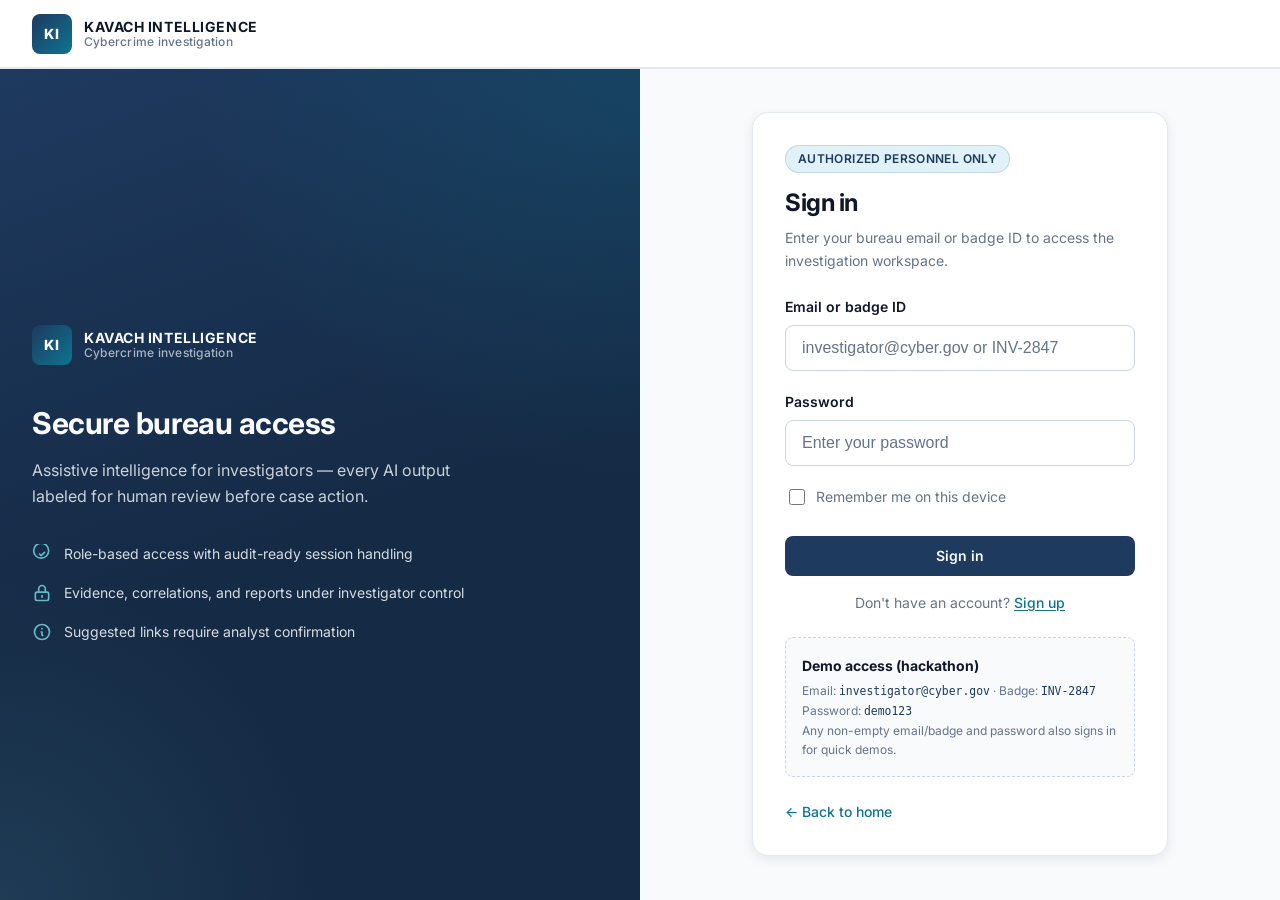
<file: frontend/cases.html>
<!DOCTYPE html>
<html lang="en">
  <head>
    <meta charset="UTF-8" />
    <meta name="viewport" content="width=device-width, initial-scale=1.0" />
    <meta name="description" content="KAVACH INTELLIGENCE — investigation case list." />
    <title>Cases — KAVACH INTELLIGENCE</title>
    <link rel="preconnect" href="https://fonts.googleapis.com" />
    <link rel="preconnect" href="https://fonts.gstatic.com" crossorigin />
    <link
      href="https://fonts.googleapis.com/css2?family=Inter:wght@400;500;600;700;800&display=swap"
      rel="stylesheet"
    />
    <link rel="stylesheet" href="css/variables.css" />
    <link rel="stylesheet" href="css/base.css" />
    <link rel="stylesheet" href="css/layout.css" />
    <link rel="stylesheet" href="css/components.css" />
    <link rel="stylesheet" href="css/dashboard.css" />
    <link rel="stylesheet" href="css/responsive.css" />
  </head>
  <body class="app-body">
    <a class="skip-link" href="#main">Skip to main content</a>

    <div class="app-shell" data-app-shell>
      <div class="app-sidebar__overlay" data-sidebar-overlay aria-hidden="true"></div>

      <aside id="app-sidebar" class="app-sidebar" data-app-sidebar aria-label="Application navigation">
        <div class="app-sidebar__head">
          <a class="brand" href="dashboard.html">
            <span class="brand__mark" aria-hidden="true">KI</span>
            <span class="brand__text">
              <span class="brand__name">KAVACH</span>
              <span class="brand__tagline">Intelligence</span>
            </span>
          </a>
          <button type="button" class="app-sidebar__collapse" data-sidebar-collapse aria-pressed="false" aria-label="Collapse sidebar">
            <svg width="16" height="16" viewBox="0 0 24 24" fill="none" stroke="currentColor" stroke-width="2" aria-hidden="true">
              <path d="M11 19l-7-7 7-7m8 14l-7-7 7-7" stroke-linecap="round" stroke-linejoin="round" />
            </svg>
          </button>
        </div>
        <nav class="app-nav">
          <div class="app-nav__section">
            <p class="app-nav__label">Workspace</p>
            <ul>
              <li>
                <a class="app-nav__link" href="dashboard.html">
                  <span class="app-nav__icon" aria-hidden="true">
                    <svg viewBox="0 0 24 24" fill="none" stroke="currentColor" stroke-width="2"><path d="M4 6a2 2 0 012-2h2a2 2 0 012 2v2a2 2 0 01-2 2H6a2 2 0 01-2-2V6zM14 6a2 2 0 012-2h2a2 2 0 012 2v2a2 2 0 01-2 2h-2a2 2 0 01-2-2V6zM4 16a2 2 0 012-2h2a2 2 0 012 2v2a2 2 0 01-2 2H6a2 2 0 01-2-2v-2zM14 16a2 2 0 012-2h2a2 2 0 012 2v2a2 2 0 01-2 2h-2a2 2 0 01-2-2v-2z" /></svg>
                  </span>
                  <span class="app-nav__text">Dashboard</span>
                </a>
              </li>
              <li>
                <a class="app-nav__link is-active" href="cases.html" aria-current="page">
                  <span class="app-nav__icon" aria-hidden="true">
                    <svg viewBox="0 0 24 24" fill="none" stroke="currentColor" stroke-width="2"><path d="M9 12h6m-6 4h6m2 5H7a2 2 0 01-2-2V5a2 2 0 012-2h5.586a1 1 0 01.707.293l5.414 5.414a1 1 0 01.293.707V19a2 2 0 01-2 2z" stroke-linecap="round" /></svg>
                  </span>
                  <span class="app-nav__text">Cases</span>
                </a>
              </li>
              <li>
                <a class="app-nav__link" href="intelligence.html">
                  <span class="app-nav__icon" aria-hidden="true">
                    <svg viewBox="0 0 24 24" fill="none" stroke="currentColor" stroke-width="2">
                      <path d="M13 10V3L4 14h7v7l9-11h-7z" stroke-linecap="round" stroke-linejoin="round" />
                    </svg>
                  </span>
                  <span class="app-nav__text">Intelligence Feed</span>
                </a>
              </li>
              <li>
                <a class="app-nav__link" href="intelligence-search.html">
                  <span class="app-nav__icon" aria-hidden="true">
                    <svg viewBox="0 0 24 24" fill="none" stroke="currentColor" stroke-width="2">
                      <path d="M21 21l-6-6m2-5a7 7 0 11-14 0 7 7 0 0114 0z" stroke-linecap="round" />
                    </svg>
                  </span>
                  <span class="app-nav__text">Search</span>
                </a>
            </ul>
          </div>
          <div class="app-nav__section">
            <p class="app-nav__label">Output</p>
            <ul>
              <li>
                <a class="app-nav__link is-disabled" href="#" aria-disabled="true" tabindex="-1">
                  <span class="app-nav__icon" aria-hidden="true">
                    <svg viewBox="0 0 24 24" fill="none" stroke="currentColor" stroke-width="2">
                      <path d="M9 17v-2m3 2v-4m3 4v-6m2 10H7a2 2 0 01-2-2V5a2 2 0 012-2h5.586a1 1 0 01.707.293l5.414 5.414a1 1 0 01.293.707V19a2 2 0 01-2 2z" stroke-linecap="round" />
                    </svg>
                  </span>
                  <span class="app-nav__text">Reports</span>
                  <span class="app-nav__badge">Soon</span>
                </a>
              </li>
              <li>
                <a class="app-nav__link is-disabled" href="#" aria-disabled="true" tabindex="-1">
                  <span class="app-nav__icon" aria-hidden="true">
                    <svg viewBox="0 0 24 24" fill="none" stroke="currentColor" stroke-width="2">
                      <path d="M10.325 4.317c.426-1.756 2.924-1.756 3.35 0a1.724 1.724 0 002.573 1.066c1.543-.94 3.31.826 2.37 2.37a1.724 1.724 0 001.065 2.572c1.756.426 1.756 2.924 0 3.35a1.724 1.724 0 00-1.066 2.573c.94 1.543-.826 3.31-2.37 2.37a1.724 1.724 0 00-2.572 1.065c-.426 1.756-2.924 1.756-3.35 0a1.724 1.724 0 00-2.573-1.066c-1.543.94-3.31-.826-2.37-2.37a1.724 1.724 0 00-1.065-2.572c-1.756-.426-1.756-2.924 0-3.35a1.724 1.724 0 001.066-2.573c-.94-1.543.826-3.31 2.37-2.37.996.608 2.296.07 2.572-1.065z" />
                      <path d="M15 12a3 3 0 11-6 0 3 3 0 016 0z" />
                    </svg>
                  </span>
                  <span class="app-nav__text">Settings</span>
                  <span class="app-nav__badge">Soon</span>
                </a>
              </li>
            </ul>
          </div>
          <div class="app-nav__section" data-nav-mgmt hidden>
            <p class="app-nav__label">Management</p>
            <ul>
              <li>
                <a class="app-nav__link" href="supervisor.html" data-nav-supervisor>
                  <span class="app-nav__icon" aria-hidden="true">
                    <svg viewBox="0 0 24 24" fill="none" stroke="currentColor" stroke-width="2">
                      <path d="M9 12l2 2 4-4m5.618-4.016A11.955 11.955 0 0112 2.944a11.955 11.955 0 01-8.618 3.04A12.02 12.02 0 003 9c0 5.591 3.824 10.29 9 11.622 5.176-1.332 9-6.03 9-11.622 0-1.042-.133-2.052-.382-3.016z" stroke-linecap="round" stroke-linejoin="round" />
                    </svg>
                  </span>
                  <span class="app-nav__text">Supervisor Portal</span>
                </a>
              </li>
              <li>
                <a class="app-nav__link" href="admin.html" data-nav-admin>
                  <span class="app-nav__icon" aria-hidden="true">
                    <svg viewBox="0 0 24 24" fill="none" stroke="currentColor" stroke-width="2">
                      <path d="M12 15v2m-6 4h12a2 2 0 002-2v-6a2 2 0 00-2-2H6a2 2 0 00-2 2v6a2 2 0 002 2zm10-10V7a4 4 0 00-8 0v4h8z" stroke-linecap="round" stroke-linejoin="round" />
                    </svg>
                  </span>
                  <span class="app-nav__text">Admin Panel</span>
                </a>
              </li>
            </ul>
          </div>
        </nav>
      </aside>

      <div class="app-main">
        <header class="app-topbar" role="banner">
          <button type="button" class="app-topbar__menu" data-sidebar-toggle aria-expanded="false" aria-label="Open navigation menu">
            <svg viewBox="0 0 24 24" fill="none" stroke="currentColor" stroke-width="2" width="20" height="20" aria-hidden="true">
              <path d="M4 6h16M4 12h16M4 18h16" stroke-linecap="round" />
            </svg>
          </button>
          <form class="app-search" role="search" action="#" onsubmit="return false;">
            <label class="sr-only" for="global-search">Search cases</label>
            <svg class="app-search__icon" viewBox="0 0 24 24" fill="none" stroke="currentColor" stroke-width="2" aria-hidden="true">
              <path d="M21 21l-6-6m2-5a7 7 0 11-14 0 7 7 0 0114 0z" stroke-linecap="round" />
            </svg>
            <input class="app-search__input" type="search" id="global-search" placeholder="Filter cases…" />
          </form>
          <div class="app-topbar__actions">
            <div class="user-menu" data-user-menu>
              <button type="button" class="user-menu__trigger" data-user-menu-trigger aria-expanded="false">
                <span class="user-menu__avatar" data-user-avatar>PS</span>
                <span class="user-menu__name" data-user-name>Investigator</span>
              </button>
              <div class="user-menu__dropdown" role="menu">
                <p class="user-menu__meta"><strong data-user-menu-name>Investigator</strong><br /><span data-user-menu-meta></span></p>
                <a class="user-menu__item" href="dashboard.html" role="menuitem">Dashboard</a>
                <button type="button" class="user-menu__item user-menu__item--danger" data-sign-out role="menuitem">Sign out</button>
              </div>
            </div>
          </div>
        </header>

        <main class="app-content" id="main">
          <header class="page-header">
            <div>
              <h1 class="page-header__title">Cases</h1>
              <p class="page-header__subtitle">
                Browse existing investigations and create new intake records for analyst review.
              </p>
            </div>
            <div class="page-header__actions">
              <a class="btn btn--primary" href="#new-case" id="new-case-trigger">New Case</a>
            </div>
          </header>

          <section class="panel" id="new-case" aria-labelledby="new-case-title" hidden>
            <div class="panel__header">
              <h2 class="panel__title" id="new-case-title">Case intake</h2>
              <span class="badge">Module 4</span>
            </div>
            <div class="panel__body panel__body--padded">
              <div id="case-intake-alert" class="alert alert--error" role="alert" hidden></div>
              <form id="case-intake-form" class="case-intake-form" novalidate>
                <div class="form-field">
                  <label class="form-field__label" for="case-title">Case title</label>
                  <input
                    class="form-field__input"
                    id="case-title"
                    name="title"
                    type="text"
                    maxlength="120"
                    placeholder="UPI cashback fraud via messaging app"
                    required
                    aria-describedby="error-title"
                  />
                  <span id="error-title" class="form-field__error" role="alert" hidden></span>
                </div>

                <div class="form-field">
                  <label class="form-field__label" for="case-status">Status</label>
                  <select class="form-field__input" id="case-status" name="status" aria-describedby="error-status">
                    <option value="active">Active</option>
                    <option value="pending">Pending</option>
                    <option value="review">In review</option>
                  </select>
                  <span id="error-status" class="form-field__error" role="alert" hidden></span>
                </div>

                <div class="form-field">
                  <label class="form-field__label" for="case-assignee">Assignee</label>
                  <input
                    class="form-field__input"
                    id="case-assignee"
                    name="assignee"
                    type="text"
                    maxlength="60"
                    placeholder="P. Sharma"
                    required
                    aria-describedby="error-assignee"
                  />
                  <span id="error-assignee" class="form-field__error" role="alert" hidden></span>
                </div>

                <div class="form-field">
                  <label class="form-field__label" for="case-priority">Priority</label>
                  <select class="form-field__input" id="case-priority" name="priority">
                    <option value="high">High</option>
                    <option value="medium" selected>Medium</option>
                    <option value="low">Low</option>
                  </select>
                </div>

                <!-- Victim Information -->
                <div class="form-section-title" style="grid-column: span 2; margin-top: var(--space-4); border-bottom: 1px solid var(--color-border); padding-bottom: var(--space-1); font-weight: 700; color: var(--color-primary);">Victim Information</div>
                
                <div class="form-field">
                  <label class="form-field__label" for="victim-name">Victim Name</label>
                  <input class="form-field__input" id="victim-name" name="victimName" placeholder="e.g. Rakesh Kumar" />
                </div>
                <div class="form-field">
                  <label class="form-field__label" for="victim-phone">Victim Phone</label>
                  <input class="form-field__input" id="victim-phone" name="victimPhone" placeholder="e.g. +91 9876543210" />
                </div>
                <div class="form-field" style="grid-column: span 2;">
                  <label class="form-field__label" for="victim-email">Victim Email</label>
                  <input class="form-field__input" id="victim-email" name="victimEmail" type="email" placeholder="e.g. rakesh@example.com" />
                </div>

                <!-- Scam Classification -->
                <div class="form-section-title" style="grid-column: span 2; margin-top: var(--space-4); border-bottom: 1px solid var(--color-border); padding-bottom: var(--space-1); font-weight: 700; color: var(--color-primary);">Scam Classification</div>

                <div class="form-field">
                  <label class="form-field__label" for="scam-type">Scam Type</label>
                  <select class="form-field__input" id="scam-type" name="scamType">
                    <option value="">-- Select Type --</option>
                    <option value="UPI Cashback Fraud">UPI Cashback Fraud</option>
                    <option value="Part-Time Job Scam">Part-Time Job Scam</option>
                    <option value="Investment / Crypto Scam">Investment / Crypto Scam</option>
                    <option value="Impersonation / Lottery Scam">Impersonation / Lottery Scam</option>
                    <option value="Non-Delivery of Goods">Non-Delivery of Goods</option>
                    <option value="Phishing Website">Phishing Website</option>
                    <option value="Tech Support Scam">Tech Support Scam</option>
                    <option value="Other">Other</option>
                  </select>
                </div>
                <div class="form-field">
                  <label class="form-field__label" for="payment-method">Payment Method</label>
                  <select class="form-field__input" id="payment-method" name="paymentMethod">
                    <option value="">-- Select Method --</option>
                    <option value="UPI">UPI</option>
                    <option value="NetBanking (IMPS/NEFT)">NetBanking (IMPS/NEFT)</option>
                    <option value="Credit / Debit Card">Credit / Debit Card</option>
                    <option value="Cryptocurrency">Cryptocurrency</option>
                    <option value="Wallet Transfer">Wallet Transfer</option>
                    <option value="Cash">Cash</option>
                    <option value="Other">Other</option>
                  </select>
                </div>
                <div class="form-field">
                  <label class="form-field__label" for="scam-amount">Amount Lost (INR)</label>
                  <input class="form-field__input" id="scam-amount" name="scamAmount" type="number" min="0" placeholder="e.g. 25000" />
                </div>
                <div class="form-field">
                  <label class="form-field__label" for="scam-date">Date of Scam</label>
                  <input class="form-field__input" id="scam-date" name="scamDate" type="date" />
                </div>

                <!-- Scam platform details -->
                <div class="form-section-title" style="grid-column: span 2; margin-top: var(--space-4); border-bottom: 1px solid var(--color-border); padding-bottom: var(--space-1); font-weight: 700; color: var(--color-primary);">Scam Platform & Profile Source</div>

                <div class="form-field">
                  <label class="form-field__label" for="scam-platform">Platform</label>
                  <select class="form-field__input" id="scam-platform" name="scamPlatform">
                    <option value="">-- Select Platform --</option>
                    <option value="WhatsApp">WhatsApp</option>
                    <option value="Telegram">Telegram</option>
                    <option value="Instagram">Instagram</option>
                    <option value="Facebook">Facebook</option>
                    <option value="YouTube">YouTube</option>
                    <option value="Independent Website">Independent Website</option>
                    <option value="Email">Email</option>
                    <option value="SMS">SMS</option>
                    <option value="Other">Other</option>
                  </select>
                </div>
                <div class="form-field">
                  <label class="form-field__label" for="scam-platform-account">Scammer Profile Handle / Name</label>
                  <input class="form-field__input" id="scam-platform-account" name="scamPlatformAccount" placeholder="e.g. Elite Furnishings Store" />
                </div>
                <div class="form-field" style="grid-column: span 2;">
                  <label class="form-field__label" for="scam-platform-url">Scammer Profile / Channel URL</label>
                  <input class="form-field__input" id="scam-platform-url" name="scamPlatformUrl" placeholder="e.g. instagram.com/elite_furnishings_store" />
                </div>

                <!-- Narrative summary -->
                <div class="form-section-title" style="grid-column: span 2; margin-top: var(--space-4); border-bottom: 1px solid var(--color-border); padding-bottom: var(--space-1); font-weight: 700; color: var(--color-primary);">Scam Narrative</div>

                <div class="form-field" style="grid-column: span 2;">
                  <label class="form-field__label" for="case-description">Short summary of scam (Complain details)</label>
                  <textarea class="form-field__input" id="case-description" name="description" rows="4" style="resize: vertical; font-family: inherit;" placeholder="Describe what happened, how they contacted the victim, how the transaction was completed, etc."></textarea>
                </div>

                <!-- OCR / Evidence section header -->
                <div class="form-section-title" style="grid-column: span 2; margin-top: var(--space-4); border-bottom: 1px solid var(--color-border); padding-bottom: var(--space-1); font-weight: 700; color: var(--color-primary);">Evidence files & Extracted OCR Details</div>

                <div class="form-field">
                  <label class="form-field__label" for="case-evidence-files">Evidence files</label>
                  <input
                    class="form-field__input"
                    id="case-evidence-files"
                    name="files"
                    type="file"
                    multiple
                    accept=".png,.jpg,.jpeg,.pdf,.txt"
                    required
                    aria-describedby="error-files"
                  />
                  <span id="error-files" class="form-field__error" role="alert" hidden></span>
                </div>

                <div class="form-field">
                  <label class="form-field__label" for="ocr-phone">OCR Phone (optional)</label>
                  <input class="form-field__input" id="ocr-phone" name="ocrPhone" placeholder="+91 98XXXXXX42" />
                </div>

                <div class="form-field">
                  <label class="form-field__label" for="ocr-upi">OCR UPI (optional)</label>
                  <input class="form-field__input" id="ocr-upi" name="ocrUpi" placeholder="merchant@upi" />
                </div>

                <div class="form-field">
                  <label class="form-field__label" for="ocr-url">OCR URL / Domain (optional)</label>
                  <input class="form-field__input" id="ocr-url" name="ocrUrl" placeholder="pay-verify-secure.in" />
                </div>

                <button type="submit" class="btn btn--primary">Create case</button>
              </form>
            </div>
          </section>

          <section class="panel cases-page-table" aria-labelledby="cases-list-title">
            <div class="panel__header">
              <h2 class="panel__title" id="cases-list-title">All cases</h2>
            </div>
            <div class="panel__body">
              <table class="data-table">
                <caption class="sr-only">Investigation cases assigned to you</caption>
                <thead>
                  <tr>
                    <th scope="col">Case</th>
                    <th scope="col">Status</th>
                    <th scope="col">Assignee</th>
                    <th scope="col">Evidence</th>
                  </tr>
                </thead>
                <tbody data-all-cases-tbody></tbody>
              </table>
            </div>
          </section>

          <p class="page-header__subtitle cases-page-note" id="upload-note">
            New case intake includes evidence upload in one flow. You can also add more evidence later from the individual case workspace.
          </p>
        </main>
      </div>
    </div>

    <script src="js/auth.js"></script>
    <script src="js/mock-data.js"></script>
    <script src="js/cases-page.js"></script>
    <script src="js/main.js"></script>
  </body>
</html>
</file>
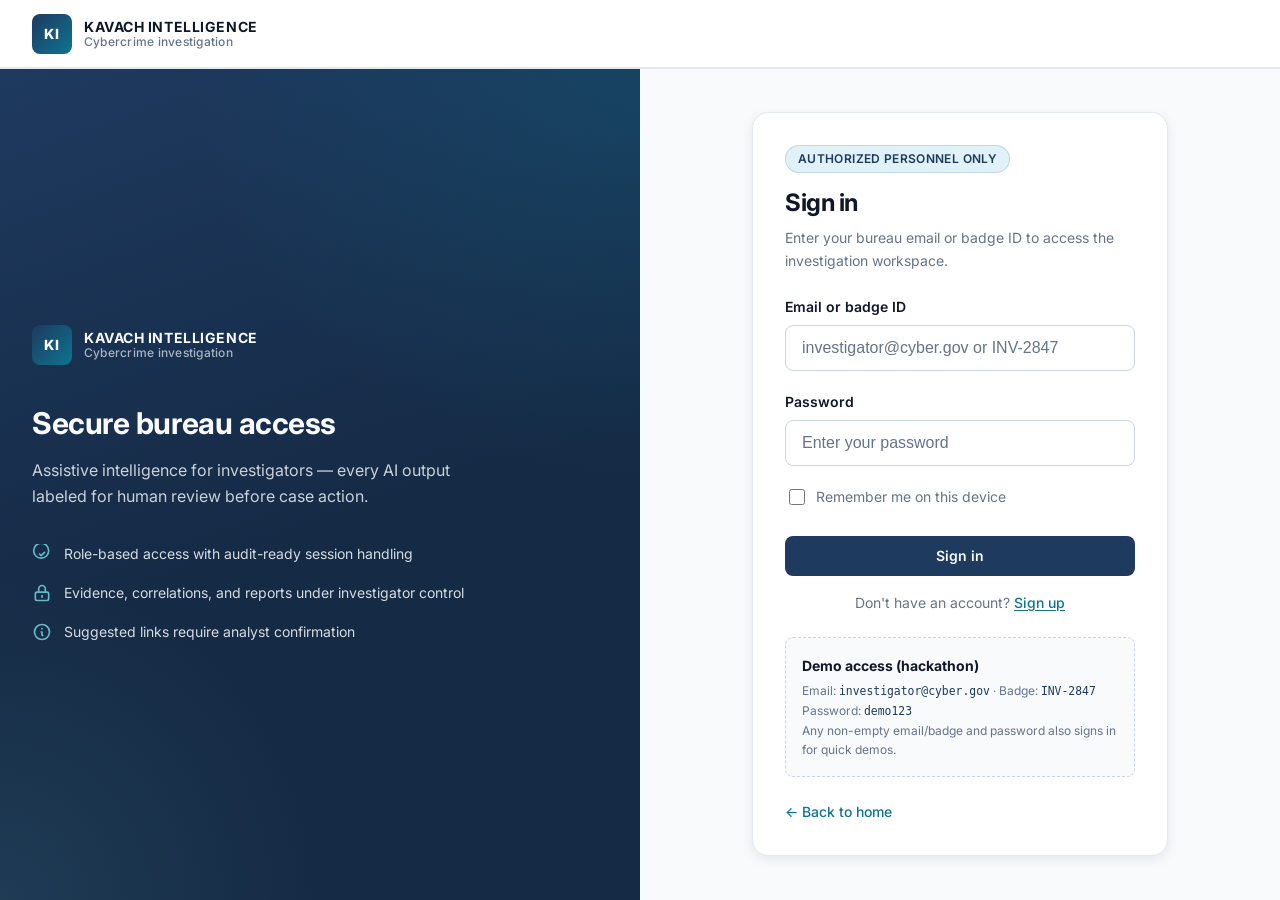
<file: frontend/dashboard.html>
<!DOCTYPE html>
<html lang="en">
  <head>
    <meta charset="UTF-8" />
    <meta name="viewport" content="width=device-width, initial-scale=1.0" />
    <meta
      name="description"
      content="KAVACH INTELLIGENCE investigator dashboard — cases, alerts, and operational snapshot."
    />
    <title>Dashboard — KAVACH INTELLIGENCE</title>
    <link rel="preconnect" href="https://fonts.googleapis.com" />
    <link rel="preconnect" href="https://fonts.gstatic.com" crossorigin />
    <link
      href="https://fonts.googleapis.com/css2?family=Inter:wght@400;500;600;700;800&display=swap"
      rel="stylesheet"
    />
    <link rel="stylesheet" href="css/variables.css" />
    <link rel="stylesheet" href="css/base.css" />
    <link rel="stylesheet" href="css/layout.css" />
    <link rel="stylesheet" href="css/components.css" />
    <link rel="stylesheet" href="css/dashboard.css" />
    <link rel="stylesheet" href="css/responsive.css" />
  </head>
  <body class="app-body">
    <a class="skip-link" href="#main">Skip to main content</a>

    <div class="app-shell" data-app-shell>
      <div class="app-sidebar__overlay" data-sidebar-overlay aria-hidden="true"></div>

      <aside id="app-sidebar" class="app-sidebar" data-app-sidebar aria-label="Application navigation">
        <div class="app-sidebar__head">
          <a class="brand" href="dashboard.html" aria-label="Dashboard home">
            <span class="brand__mark" aria-hidden="true">KI</span>
            <span class="brand__text">
              <span class="brand__name">KAVACH</span>
              <span class="brand__tagline">Intelligence</span>
            </span>
          </a>
          <button
            type="button"
            class="app-sidebar__collapse"
            data-sidebar-collapse
            aria-pressed="false"
            aria-label="Collapse sidebar"
          >
            <svg width="16" height="16" viewBox="0 0 24 24" fill="none" stroke="currentColor" stroke-width="2" aria-hidden="true">
              <path d="M11 19l-7-7 7-7m8 14l-7-7 7-7" stroke-linecap="round" stroke-linejoin="round" />
            </svg>
          </button>
        </div>

        <nav class="app-nav">
          <div class="app-nav__section">
            <p class="app-nav__label">Workspace</p>
            <ul>
              <li>
                <a class="app-nav__link is-active" href="dashboard.html" aria-current="page">
                  <span class="app-nav__icon" aria-hidden="true">
                    <svg viewBox="0 0 24 24" fill="none" stroke="currentColor" stroke-width="2">
                      <path d="M4 6a2 2 0 012-2h2a2 2 0 012 2v2a2 2 0 01-2 2H6a2 2 0 01-2-2V6zM14 6a2 2 0 012-2h2a2 2 0 012 2v2a2 2 0 01-2 2h-2a2 2 0 01-2-2V6zM4 16a2 2 0 012-2h2a2 2 0 012 2v2a2 2 0 01-2 2H6a2 2 0 01-2-2v-2zM14 16a2 2 0 012-2h2a2 2 0 012 2v2a2 2 0 01-2 2h-2a2 2 0 01-2-2v-2z" />
                    </svg>
                  </span>
                  <span class="app-nav__text">Dashboard</span>
                </a>
              </li>
              <li>
                <a class="app-nav__link" href="cases.html">
                  <span class="app-nav__icon" aria-hidden="true">
                    <svg viewBox="0 0 24 24" fill="none" stroke="currentColor" stroke-width="2">
                      <path d="M9 12h6m-6 4h6m2 5H7a2 2 0 01-2-2V5a2 2 0 012-2h5.586a1 1 0 01.707.293l5.414 5.414a1 1 0 01.293.707V19a2 2 0 01-2 2z" stroke-linecap="round" />
                    </svg>
                  </span>
                  <span class="app-nav__text">Cases</span>
                </a>
              </li>
              <li>
                <a class="app-nav__link" href="intelligence.html">
                  <span class="app-nav__icon" aria-hidden="true">
                    <svg viewBox="0 0 24 24" fill="none" stroke="currentColor" stroke-width="2">
                      <path d="M13 10V3L4 14h7v7l9-11h-7z" stroke-linecap="round" stroke-linejoin="round" />
                    </svg>
                  </span>
                  <span class="app-nav__text">Intelligence Feed</span>
                </a>
              </li>
              <li>
                <a class="app-nav__link" href="intelligence-search.html">
                  <span class="app-nav__icon" aria-hidden="true">
                    <svg viewBox="0 0 24 24" fill="none" stroke="currentColor" stroke-width="2">
                      <path d="M21 21l-6-6m2-5a7 7 0 11-14 0 7 7 0 0114 0z" stroke-linecap="round" />
                    </svg>
                  </span>
                  <span class="app-nav__text">Search</span>
                </a>
              </li>
            </ul>
          </div>
          <div class="app-nav__section">
            <p class="app-nav__label">Output</p>
            <ul>
              <li>
                <a class="app-nav__link is-disabled" href="#" aria-disabled="true" tabindex="-1">
                  <span class="app-nav__icon" aria-hidden="true">
                    <svg viewBox="0 0 24 24" fill="none" stroke="currentColor" stroke-width="2">
                      <path d="M9 17v-2m3 2v-4m3 4v-6m2 10H7a2 2 0 01-2-2V5a2 2 0 012-2h5.586a1 1 0 01.707.293l5.414 5.414a1 1 0 01.293.707V19a2 2 0 01-2 2z" stroke-linecap="round" />
                    </svg>
                  </span>
                  <span class="app-nav__text">Reports</span>
                  <span class="app-nav__badge">Soon</span>
                </a>
              </li>
              <li>
                <a class="app-nav__link is-disabled" href="#" aria-disabled="true" tabindex="-1">
                  <span class="app-nav__icon" aria-hidden="true">
                    <svg viewBox="0 0 24 24" fill="none" stroke="currentColor" stroke-width="2">
                      <path d="M10.325 4.317c.426-1.756 2.924-1.756 3.35 0a1.724 1.724 0 002.573 1.066c1.543-.94 3.31.826 2.37 2.37a1.724 1.724 0 001.065 2.572c1.756.426 1.756 2.924 0 3.35a1.724 1.724 0 00-1.066 2.573c.94 1.543-.826 3.31-2.37 2.37a1.724 1.724 0 00-2.572 1.065c-.426 1.756-2.924 1.756-3.35 0a1.724 1.724 0 00-2.573-1.066c-1.543.94-3.31-.826-2.37-2.37a1.724 1.724 0 00-1.065-2.572c-1.756-.426-1.756-2.924 0-3.35a1.724 1.724 0 001.066-2.573c-.94-1.543.826-3.31 2.37-2.37.996.608 2.296.07 2.572-1.065z" />
                      <path d="M15 12a3 3 0 11-6 0 3 3 0 016 0z" />
                    </svg>
                  </span>
                  <span class="app-nav__text">Settings</span>
                  <span class="app-nav__badge">Soon</span>
                </a>
              </li>
            </ul>
          </div>
          <div class="app-nav__section" data-nav-mgmt hidden>
            <p class="app-nav__label">Management</p>
            <ul>
              <li>
                <a class="app-nav__link" href="supervisor.html" data-nav-supervisor>
                  <span class="app-nav__icon" aria-hidden="true">
                    <svg viewBox="0 0 24 24" fill="none" stroke="currentColor" stroke-width="2">
                      <path d="M9 12l2 2 4-4m5.618-4.016A11.955 11.955 0 0112 2.944a11.955 11.955 0 01-8.618 3.04A12.02 12.02 0 003 9c0 5.591 3.824 10.29 9 11.622 5.176-1.332 9-6.03 9-11.622 0-1.042-.133-2.052-.382-3.016z" stroke-linecap="round" stroke-linejoin="round" />
                    </svg>
                  </span>
                  <span class="app-nav__text">Supervisor Portal</span>
                </a>
              </li>
              <li>
                <a class="app-nav__link" href="admin.html" data-nav-admin>
                  <span class="app-nav__icon" aria-hidden="true">
                    <svg viewBox="0 0 24 24" fill="none" stroke="currentColor" stroke-width="2">
                      <path d="M12 15v2m-6 4h12a2 2 0 002-2v-6a2 2 0 00-2-2H6a2 2 0 00-2 2v6a2 2 0 002 2zm10-10V7a4 4 0 00-8 0v4h8z" stroke-linecap="round" stroke-linejoin="round" />
                    </svg>
                  </span>
                  <span class="app-nav__text">Admin Panel</span>
                </a>
              </li>
            </ul>
          </div>
        </nav>
      </aside>

      <div class="app-main">
        <header class="app-topbar" role="banner">
          <button
            type="button"
            class="app-topbar__menu"
            data-sidebar-toggle
            aria-expanded="false"
            aria-controls="app-sidebar"
            aria-label="Open navigation menu"
          >
            <svg viewBox="0 0 24 24" fill="none" stroke="currentColor" stroke-width="2" width="20" height="20" aria-hidden="true">
              <path d="M4 6h16M4 12h16M4 18h16" stroke-linecap="round" />
            </svg>
          </button>

          <form class="app-search" role="search" action="#" onsubmit="return false;">
            <label class="sr-only" for="global-search">Search cases and intelligence</label>
            <svg class="app-search__icon" viewBox="0 0 24 24" fill="none" stroke="currentColor" stroke-width="2" aria-hidden="true">
              <path d="M21 21l-6-6m2-5a7 7 0 11-14 0 7 7 0 0114 0z" stroke-linecap="round" />
            </svg>
            <input
              class="app-search__input"
              type="search"
              id="global-search"
              name="q"
              placeholder="Search cases, domains, UPI handles…"
              autocomplete="off"
            />
          </form>

          <div class="app-topbar__actions">
            <button type="button" class="icon-btn" aria-label="Notifications, 3 unread">
              <svg viewBox="0 0 24 24" fill="none" stroke="currentColor" stroke-width="2" aria-hidden="true">
                <path d="M15 17h5l-1.405-1.405A2.032 2.032 0 0118 14.158V11a6.002 6.002 0 00-4-5.659V5a2 2 0 10-4 0v.341C7.67 6.165 6 8.388 6 11v3.159c0 .538-.214 1.055-.595 1.436L4 17h5m6 0v1a3 3 0 11-6 0v-1m6 0H9" stroke-linecap="round" stroke-linejoin="round" />
              </svg>
              <span class="icon-btn__badge" data-notification-count>3</span>
            </button>

            <div class="user-menu" data-user-menu>
              <button
                type="button"
                class="user-menu__trigger"
                data-user-menu-trigger
                aria-expanded="false"
                aria-haspopup="true"
              >
                <span class="user-menu__avatar" data-user-avatar aria-hidden="true">PS</span>
                <span class="user-menu__name" data-user-name>Investigator</span>
                <svg width="16" height="16" viewBox="0 0 24 24" fill="none" stroke="currentColor" stroke-width="2" aria-hidden="true">
                  <path d="M19 9l-7 7-7-7" stroke-linecap="round" stroke-linejoin="round" />
                </svg>
              </button>
              <div class="user-menu__dropdown" role="menu">
                <p class="user-menu__meta">
                  <strong data-user-menu-name>Investigator</strong><br />
                  <span data-user-menu-meta>Cyber Crime Unit</span>
                </p>
                <a class="user-menu__item" href="cases.html" role="menuitem">My cases</a>
                <button type="button" class="user-menu__item user-menu__item--danger" data-sign-out role="menuitem">
                  Sign out
                </button>
              </div>
            </div>
          </div>
        </header>

        <main class="app-content" id="main">
          <header class="page-header">
            <div>
              <h1 class="page-header__title">Investigator dashboard</h1>
              <p class="page-header__subtitle">
                Operational snapshot — active cases, pending review, and correlation alerts.
              </p>
            </div>
            <div class="page-header__actions">
              <a class="btn btn--primary" href="cases.html#new-case">New Case</a>
            </div>
          </header>

          <section aria-label="Summary statistics">
            <div class="stats-grid" data-stats-grid></div>
          </section>

          <div class="dashboard-grid">
            <section class="panel" aria-labelledby="recent-cases-title">
              <div class="panel__header">
                <h2 class="panel__title" id="recent-cases-title">Recent cases</h2>
                <a class="panel__link" href="cases.html">View all</a>
              </div>
              <div class="panel__body">
                <table class="data-table">
                  <caption class="sr-only">Recently updated investigation cases</caption>
                  <thead>
                    <tr>
                      <th scope="col">Case</th>
                      <th scope="col">Status</th>
                      <th scope="col">Priority</th>
                      <th scope="col">Evidence</th>
                      <th scope="col">Updated</th>
                    </tr>
                  </thead>
                  <tbody data-cases-tbody></tbody>
                </table>
              </div>
            </section>

            <section class="panel" aria-labelledby="intel-alerts-title">
              <div class="panel__header">
                <h2 class="panel__title" id="intel-alerts-title">Intelligence alerts</h2>
                <span class="badge badge--ai">Suggested · review required</span>
              </div>
              <div class="panel__body">
                <ul class="alert-panel__list" data-alerts-list></ul>
              </div>
            </section>
          </div>
        </main>
      </div>
    </div>

    <!-- Citizen Report Modal -->
    <div id="report-modal" class="modal-overlay" hidden>
      <div class="modal-card">
        <header class="modal-card__header">
          <h2>Report scam complaint</h2>
          <button type="button" class="modal-close-btn" id="close-report-modal" aria-label="Close modal">&times;</button>
        </header>
        <form id="report-form" class="modal-card__form">
          <div class="form-field">
            <label class="form-field__label" for="report-title">Complaint Title</label>
            <input class="form-field__input" type="text" id="report-title" name="title" placeholder="e.g. Fake Job scam on Telegram" required />
          </div>

          <div class="form-field">
            <label class="form-field__label" for="report-desc">Short summary of scam (Describe exactly what and how it happened)</label>
            <textarea class="form-field__input" id="report-desc" name="description" rows="4" placeholder="Enter all details here (complaint box). Include payment details, urls, phone numbers, pattern..." required></textarea>
          </div>

          <div class="form-row">
            <div class="form-field">
              <label class="form-field__label" for="report-platform">Scam Platform</label>
              <select class="form-field__input" id="report-platform" name="scam_platform">
                <option value="Facebook">Facebook</option>
                <option value="Instagram">Instagram</option>
                <option value="Telegram">Telegram</option>
                <option value="WhatsApp">WhatsApp</option>
                <option value="X (Twitter)">X (Twitter)</option>
                <option value="Other">Other Platform</option>
              </select>
            </div>
            <div class="form-field">
              <label class="form-field__label" for="report-account">Platform Account / Handle</label>
              <input class="form-field__input" type="text" id="report-account" name="scam_platform_account" placeholder="e.g. @earn_easy_fast" />
            </div>
          </div>

          <div class="form-field">
            <label class="form-field__label" for="report-url">Platform URL</label>
            <input class="form-field__input" type="url" id="report-url" name="scam_platform_url" placeholder="e.g. https://t.me/earn_easy_fast" />
          </div>

          <div class="form-row">
            <div class="form-field">
              <label class="form-field__label" for="report-type">Scam Type</label>
              <select class="form-field__input" id="report-type" name="scam_type">
                <option value="UPI Fraud">UPI Fraud</option>
                <option value="Fake Job / Tasks">Fake Job / Tasks</option>
                <option value="Crypto Investment">Crypto Investment</option>
                <option value="Romance Scam">Romance Scam</option>
                <option value="Phishing">Phishing</option>
                <option value="Other">Other</option>
              </select>
            </div>
            <div class="form-field">
              <label class="form-field__label" for="report-amount">Scam Amount (₹)</label>
              <input class="form-field__input" type="number" id="report-amount" name="scam_amount" placeholder="e.g. 15000" />
            </div>
          </div>

          <div class="form-row">
            <div class="form-field">
              <label class="form-field__label" for="report-date">Date of Incident</label>
              <input class="form-field__input" type="date" id="report-date" name="scam_date" />
            </div>
            <div class="form-field">
              <label class="form-field__label" for="report-payment">Payment Method</label>
              <select class="form-field__input" id="report-payment" name="payment_method">
                <option value="UPI">UPI Transfer</option>
                <option value="Bank Transfer">Bank NetBanking</option>
                <option value="Credit/Debit Card">Credit/Debit Card</option>
                <option value="Crypto Wallet">Crypto Wallet</option>
                <option value="Cash">Cash / Other</option>
              </select>
            </div>
          </div>

          <fieldset class="form-fieldset">
            <legend>Victim details</legend>
            <div class="form-field">
              <label class="form-field__label" for="victim-name">Victim Name</label>
              <input class="form-field__input" type="text" id="victim-name" name="victim_name" placeholder="Leave empty for anonymous" />
            </div>
            <div class="form-row">
              <div class="form-field">
                <label class="form-field__label" for="victim-phone">Victim Phone</label>
                <input class="form-field__input" type="tel" id="victim-phone" name="victim_phone" />
              </div>
              <div class="form-field">
                <label class="form-field__label" for="victim-email">Victim Email</label>
                <input class="form-field__input" type="email" id="victim-email" name="victim_email" />
              </div>
            </div>
          </fieldset>

          <div id="modal-error" class="alert alert--error" role="alert" hidden></div>

          <footer class="modal-card__footer">
            <button type="button" class="btn btn--ghost" id="cancel-report">Cancel</button>
            <button type="submit" class="btn btn--primary">Submit Report</button>
          </footer>
        </form>
      </div>
    </div>

    <style>
      /* Modal Styles */
      .modal-overlay {
        position: fixed;
        inset: 0;
        z-index: 1000;
        background: rgba(15, 23, 42, 0.6);
        backdrop-filter: blur(4px);
        display: flex;
        align-items: center;
        justify-content: center;
        padding: var(--space-4);
      }
      .modal-overlay[hidden] {
        display: none !important;
      }
      .modal-card {
        background: var(--color-surface);
        border: 1px solid var(--color-border);
        border-radius: var(--radius-xl);
        width: 100%;
        max-width: 36rem;
        max-height: 90vh;
        overflow-y: auto;
        box-shadow: var(--shadow-xl);
        display: flex;
        flex-direction: column;
      }
      .modal-card__header {
        padding: var(--space-4) var(--space-6);
        border-bottom: 1px solid var(--color-border);
        display: flex;
        justify-content: space-between;
        align-items: center;
      }
      .modal-card__header h2 {
        font-size: var(--text-lg);
        font-weight: 700;
      }
      .modal-close-btn {
        background: none;
        border: none;
        font-size: 1.5rem;
        cursor: pointer;
        color: var(--color-text-muted);
      }
      .modal-card__form {
        padding: var(--space-6);
        display: flex;
        flex-direction: column;
        gap: var(--space-4);
      }
      .form-row {
        display: grid;
        grid-template-columns: 1fr 1fr;
        gap: var(--space-4);
      }
      @media (max-width: 480px) {
        .form-row {
          grid-template-columns: 1fr;
        }
      }
      .form-fieldset {
        border: 1px solid var(--color-border);
        border-radius: var(--radius-md);
        padding: var(--space-4);
        margin: 0;
      }
      .form-fieldset legend {
        font-size: var(--text-xs);
        font-weight: 600;
        text-transform: uppercase;
        letter-spacing: 0.05em;
        color: var(--color-text-muted);
        padding: 0 var(--space-2);
      }
      .modal-card__footer {
        display: flex;
        justify-content: flex-end;
        gap: var(--space-3);
        border-top: 1px solid var(--color-border);
        padding-top: var(--space-4);
        margin-top: var(--space-2);
      }
    </style>

    <script src="js/auth.js"></script>
    <script src="js/mock-data.js"></script>
    <script src="js/dashboard.js"></script>
    <script src="js/main.js"></script>
  </body>
</html>
</file>
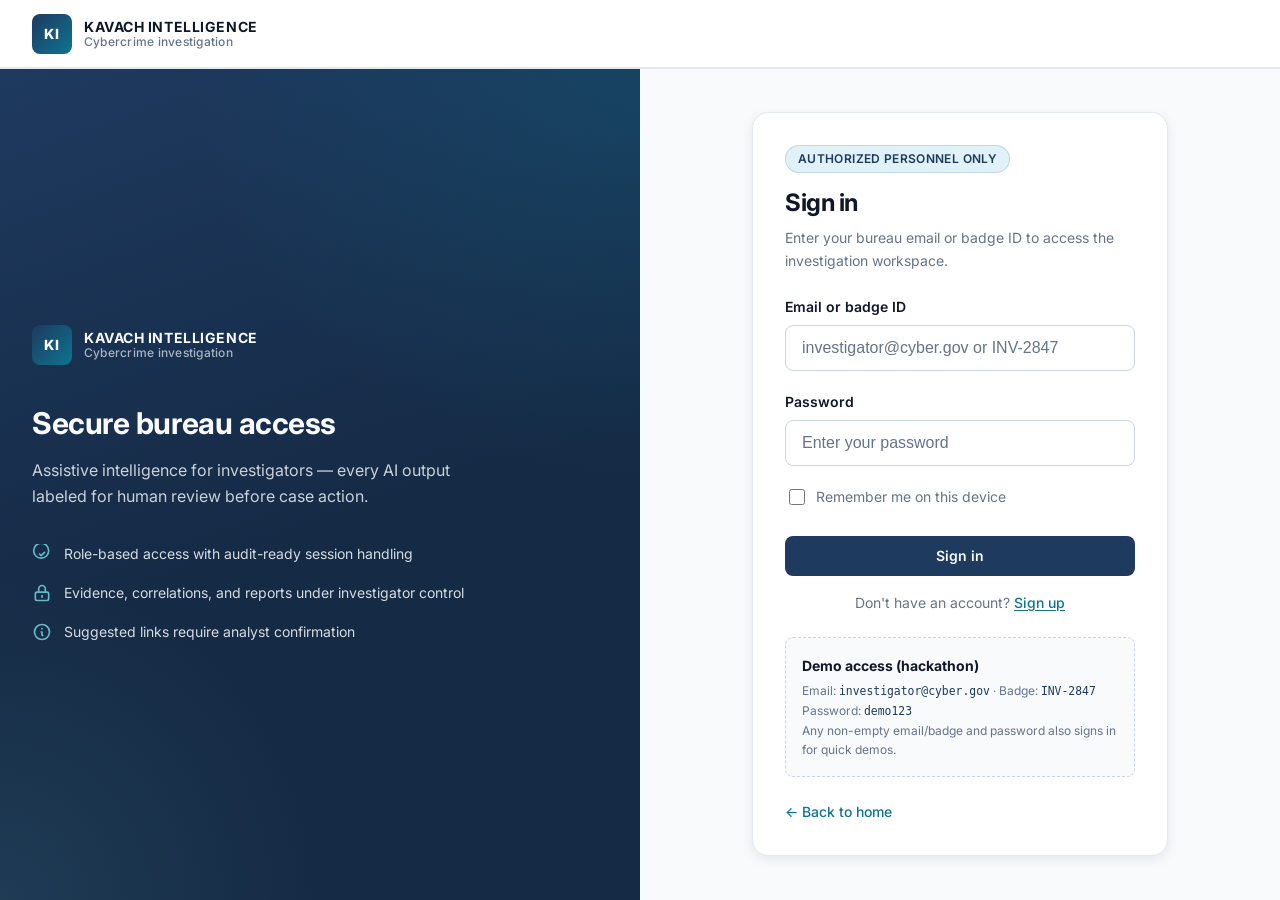
<file: frontend/intelligence-search.html>
<!DOCTYPE html>
<html lang="en">
  <head>
    <meta charset="UTF-8" />
    <meta name="viewport" content="width=device-width, initial-scale=1.0" />
    <meta
      name="description"
      content="KAVACH INTELLIGENCE global search — locate cases, domains, and indicators."
    />
    <title>Global Search — KAVACH INTELLIGENCE</title>
    <link rel="preconnect" href="https://fonts.googleapis.com" />
    <link rel="preconnect" href="https://fonts.gstatic.com" crossorigin />
    <link
      href="https://fonts.googleapis.com/css2?family=Inter:wght@400;500;600;700;800&display=swap"
      rel="stylesheet"
    />
    <link rel="stylesheet" href="css/variables.css" />
    <link rel="stylesheet" href="css/base.css" />
    <link rel="stylesheet" href="css/layout.css" />
    <link rel="stylesheet" href="css/components.css" />
    <link rel="stylesheet" href="css/dashboard.css" />
    <link rel="stylesheet" href="css/responsive.css" />
    <style>
      /* Page-specific styles for Search */
      .search-hero {
        background: linear-gradient(135deg, rgba(30, 58, 95, 0.05) 0%, rgba(14, 116, 144, 0.05) 100%);
        border: 1px solid var(--color-border);
        border-radius: var(--radius-lg);
        padding: var(--space-8) var(--space-6);
        margin-bottom: var(--space-8);
        text-align: center;
        box-shadow: var(--shadow-sm);
      }
      .search-hero__title {
        font-size: var(--text-xl);
        font-weight: 800;
        margin-bottom: var(--space-2);
        color: var(--color-primary);
      }
      .search-hero__subtitle {
        font-size: var(--text-sm);
        color: var(--color-text-muted);
        margin-bottom: var(--space-6);
      }
      .search-bar-large {
        max-width: 36rem;
        margin-inline: auto;
        position: relative;
        display: flex;
        gap: var(--space-2);
      }
      .search-bar-large__input {
        flex: 1;
        padding: var(--space-4) var(--space-4) var(--space-4) 3rem;
        font-size: var(--text-base);
        border: 2px solid var(--color-border-strong);
        border-radius: var(--radius-md);
        background: var(--color-surface);
        box-shadow: var(--shadow-sm);
        transition: all var(--transition-fast);
      }
      .search-bar-large__input:focus {
        border-color: var(--color-accent);
        outline: none;
        box-shadow: var(--focus-ring);
      }
      .search-bar-large__icon {
        position: absolute;
        left: var(--space-4);
        top: 50%;
        transform: translateY(-50%);
        width: 1.25rem;
        height: 1.25rem;
        color: var(--color-text-muted);
        pointer-events: none;
      }
      .search-bar-large__btn {
        padding: var(--space-3) var(--space-6);
      }
      .search-suggestions {
        margin-top: var(--space-4);
        font-size: var(--text-xs);
        color: var(--color-text-muted);
      }
      .search-suggestions__link {
        color: var(--color-accent);
        text-decoration: none;
        font-weight: 600;
        margin-inline: var(--space-1);
        cursor: pointer;
      }
      .search-suggestions__link:hover {
        text-decoration: underline;
      }
      .search-filter-pills {
        display: flex;
        justify-content: center;
        gap: var(--space-2);
        margin-bottom: var(--space-8);
      }
      .search-pill {
        padding: var(--space-2) var(--space-4);
        background: var(--color-surface);
        border: 1px solid var(--color-border);
        border-radius: 999px;
        font-size: var(--text-xs);
        font-weight: 600;
        color: var(--color-text-muted);
        cursor: pointer;
        transition: all var(--transition-fast);
      }
      .search-pill:hover {
        border-color: var(--color-border-strong);
        color: var(--color-primary);
      }
      .search-pill.is-active {
        background: var(--color-accent);
        color: var(--color-text-inverse);
        border-color: var(--color-accent);
      }
      .search-results-section {
        margin-bottom: var(--space-8);
      }
      .search-results-section__title {
        font-size: var(--text-sm);
        font-weight: 700;
        text-transform: uppercase;
        letter-spacing: 0.06em;
        color: var(--color-text-muted);
        margin-bottom: var(--space-4);
        display: flex;
        align-items: center;
        justify-content: space-between;
      }
      .search-results-section__count {
        background: var(--color-background);
        padding: var(--space-1) var(--space-2);
        border-radius: var(--radius-sm);
        font-size: var(--text-xs);
        font-family: monospace;
      }
      .search-result-cards {
        display: grid;
        gap: var(--space-4);
      }
      .result-empty-state {
        text-align: center;
        padding: var(--space-12) var(--space-6);
        background: var(--color-surface);
        border: 1px dashed var(--color-border-strong);
        border-radius: var(--radius-lg);
        color: var(--color-text-muted);
      }
      .result-empty-state svg {
        margin-bottom: var(--space-4);
        color: var(--color-border-strong);
      }
      .result-empty-state__title {
        font-size: var(--text-base);
        font-weight: 600;
        color: var(--color-primary);
        margin-bottom: var(--space-2);
      }
    </style>
  </head>
  <body class="app-body">
    <a class="skip-link" href="#main">Skip to main content</a>

    <div class="app-shell" data-app-shell>
      <div class="app-sidebar__overlay" data-sidebar-overlay aria-hidden="true"></div>

      <aside id="app-sidebar" class="app-sidebar" data-app-sidebar aria-label="Application navigation">
        <div class="app-sidebar__head">
          <a class="brand" href="dashboard.html" aria-label="Dashboard home">
            <span class="brand__mark" aria-hidden="true">KI</span>
            <span class="brand__text">
              <span class="brand__name">KAVACH</span>
              <span class="brand__tagline">Intelligence</span>
            </span>
          </a>
          <button
            type="button"
            class="app-sidebar__collapse"
            data-sidebar-collapse
            aria-pressed="false"
            aria-label="Collapse sidebar"
          >
            <svg width="16" height="16" viewBox="0 0 24 24" fill="none" stroke="currentColor" stroke-width="2" aria-hidden="true">
              <path d="M11 19l-7-7 7-7m8 14l-7-7 7-7" stroke-linecap="round" stroke-linejoin="round" />
            </svg>
          </button>
        </div>

        <nav class="app-nav">
          <div class="app-nav__section">
            <p class="app-nav__label">Workspace</p>
            <ul>
              <li>
                <a class="app-nav__link" href="dashboard.html">
                  <span class="app-nav__icon" aria-hidden="true">
                    <svg viewBox="0 0 24 24" fill="none" stroke="currentColor" stroke-width="2">
                      <path d="M4 6a2 2 0 012-2h2a2 2 0 012 2v2a2 2 0 01-2 2H6a2 2 0 01-2-2V6zM14 6a2 2 0 012-2h2a2 2 0 012 2v2a2 2 0 01-2 2h-2a2 2 0 01-2-2V6zM4 16a2 2 0 012-2h2a2 2 0 012 2v2a2 2 0 01-2 2H6a2 2 0 01-2-2v-2zM14 16a2 2 0 012-2h2a2 2 0 012 2v2a2 2 0 01-2 2h-2a2 2 0 01-2-2v-2z" />
                    </svg>
                  </span>
                  <span class="app-nav__text">Dashboard</span>
                </a>
              </li>
              <li>
                <a class="app-nav__link" href="cases.html">
                  <span class="app-nav__icon" aria-hidden="true">
                    <svg viewBox="0 0 24 24" fill="none" stroke="currentColor" stroke-width="2">
                      <path d="M9 12h6m-6 4h6m2 5H7a2 2 0 01-2-2V5a2 2 0 012-2h5.586a1 1 0 01.707.293l5.414 5.414a1 1 0 01.293.707V19a2 2 0 01-2 2z" stroke-linecap="round" />
                    </svg>
                  </span>
                  <span class="app-nav__text">Cases</span>
                </a>
              </li>
              <li>
                <a class="app-nav__link" href="intelligence.html">
                  <span class="app-nav__icon" aria-hidden="true">
                    <svg viewBox="0 0 24 24" fill="none" stroke="currentColor" stroke-width="2">
                      <path d="M13 10V3L4 14h7v7l9-11h-7z" stroke-linecap="round" stroke-linejoin="round" />
                    </svg>
                  </span>
                  <span class="app-nav__text">Intelligence Feed</span>
                </a>
              </li>
              <li>
                <a class="app-nav__link is-active" href="intelligence-search.html" aria-current="page">
                  <span class="app-nav__icon" aria-hidden="true">
                    <svg viewBox="0 0 24 24" fill="none" stroke="currentColor" stroke-width="2">
                      <path d="M21 21l-6-6m2-5a7 7 0 11-14 0 7 7 0 0114 0z" stroke-linecap="round" />
                    </svg>
                  </span>
                  <span class="app-nav__text">Search</span>
                </a>
              </li>
            </ul>
          </div>
          <div class="app-nav__section">
            <p class="app-nav__label">Output</p>
            <ul>
              <li>
                <a class="app-nav__link is-disabled" href="#" aria-disabled="true" tabindex="-1">
                  <span class="app-nav__icon" aria-hidden="true">
                    <svg viewBox="0 0 24 24" fill="none" stroke="currentColor" stroke-width="2">
                      <path d="M9 17v-2m3 2v-4m3 4v-6m2 10H7a2 2 0 01-2-2V5a2 2 0 012-2h5.586a1 1 0 01.707.293l5.414 5.414a1 1 0 01.293.707V19a2 2 0 01-2 2z" stroke-linecap="round" />
                    </svg>
                  </span>
                  <span class="app-nav__text">Reports</span>
                  <span class="app-nav__badge">Soon</span>
                </a>
              </li>
              <li>
                <a class="app-nav__link is-disabled" href="#" aria-disabled="true" tabindex="-1">
                  <span class="app-nav__icon" aria-hidden="true">
                    <svg viewBox="0 0 24 24" fill="none" stroke="currentColor" stroke-width="2">
                      <path d="M10.325 4.317c.426-1.756 2.924-1.756 3.35 0a1.724 1.724 0 002.573 1.066c1.543-.94 3.31.826 2.37 2.37a1.724 1.724 0 001.065 2.572c1.756.426 1.756 2.924 0 3.35a1.724 1.724 0 00-1.066 2.573c.94 1.543-.826 3.31-2.37 2.37a1.724 1.724 0 00-2.572 1.065c-.426 1.756-2.924 1.756-3.35 0a1.724 1.724 0 00-2.573-1.066c-1.543.94-3.31-.826-2.37-2.37a1.724 1.724 0 00-1.065-2.572c-1.756-.426-1.756-2.924 0-3.35a1.724 1.724 0 001.066-2.573c-.94-1.543.826-3.31 2.37-2.37.996.608 2.296.07 2.572-1.065z" />
                      <path d="M15 12a3 3 0 11-6 0 3 3 0 016 0z" />
                    </svg>
                  </span>
                  <span class="app-nav__text">Settings</span>
                  <span class="app-nav__badge">Soon</span>
                </a>
            </ul>
          </div>
          <div class="app-nav__section" data-nav-mgmt hidden>
            <p class="app-nav__label">Management</p>
            <ul>
              <li>
                <a class="app-nav__link" href="supervisor.html" data-nav-supervisor>
                  <span class="app-nav__icon" aria-hidden="true">
                    <svg viewBox="0 0 24 24" fill="none" stroke="currentColor" stroke-width="2">
                      <path d="M9 12l2 2 4-4m5.618-4.016A11.955 11.955 0 0112 2.944a11.955 11.955 0 01-8.618 3.04A12.02 12.02 0 003 9c0 5.591 3.824 10.29 9 11.622 5.176-1.332 9-6.03 9-11.622 0-1.042-.133-2.052-.382-3.016z" stroke-linecap="round" stroke-linejoin="round" />
                    </svg>
                  </span>
                  <span class="app-nav__text">Supervisor Portal</span>
                </a>
              </li>
              <li>
                <a class="app-nav__link" href="admin.html" data-nav-admin>
                  <span class="app-nav__icon" aria-hidden="true">
                    <svg viewBox="0 0 24 24" fill="none" stroke="currentColor" stroke-width="2">
                      <path d="M12 15v2m-6 4h12a2 2 0 002-2v-6a2 2 0 00-2-2H6a2 2 0 00-2 2v6a2 2 0 002 2zm10-10V7a4 4 0 00-8 0v4h8z" stroke-linecap="round" stroke-linejoin="round" />
                    </svg>
                  </span>
                  <span class="app-nav__text">Admin Panel</span>
                </a>
              </li>
            </ul>
          </div>
        </nav>
      </aside>

      <div class="app-main">
        <header class="app-topbar" role="banner">
          <button
            type="button"
            class="app-topbar__menu"
            data-sidebar-toggle
            aria-expanded="false"
            aria-controls="app-sidebar"
            aria-label="Open navigation menu"
          >
            <svg viewBox="0 0 24 24" fill="none" stroke="currentColor" stroke-width="2" width="20" height="20" aria-hidden="true">
              <path d="M4 6h16M4 12h16M4 18h16" stroke-linecap="round" />
            </svg>
          </button>

          <!-- Topbar Search directly feeds the page's search function -->
          <form class="app-search" role="search" id="topbar-search-form" action="#" onsubmit="return false;">
            <label class="sr-only" for="global-search">Search cases and intelligence</label>
            <svg class="app-search__icon" viewBox="0 0 24 24" fill="none" stroke="currentColor" stroke-width="2" aria-hidden="true">
              <path d="M21 21l-6-6m2-5a7 7 0 11-14 0 7 7 0 0114 0z" stroke-linecap="round" />
            </svg>
            <input
              class="app-search__input"
              type="search"
              id="topbar-search-input"
              name="q"
              placeholder="Search cases, domains, UPI handles…"
              autocomplete="off"
            />
          </form>

          <div class="app-topbar__actions">
            <button type="button" class="icon-btn" aria-label="Notifications, 3 unread">
              <svg viewBox="0 0 24 24" fill="none" stroke="currentColor" stroke-width="2" aria-hidden="true">
                <path d="M15 17h5l-1.405-1.405A2.032 2.032 0 0118 14.158V11a6.002 6.002 0 00-4-5.659V5a2 2 0 10-4 0v.341C7.67 6.165 6 8.388 6 11v3.159c0 .538-.214 1.055-.595 1.436L4 17h5m6 0v1a3 3 0 11-6 0v-1m6 0H9" stroke-linecap="round" stroke-linejoin="round" />
              </svg>
              <span class="icon-btn__badge" data-notification-count>3</span>
            </button>

            <div class="user-menu" data-user-menu>
              <button
                type="button"
                class="user-menu__trigger"
                data-user-menu-trigger
                aria-expanded="false"
                aria-haspopup="true"
              >
                <span class="user-menu__avatar" data-user-avatar aria-hidden="true">PS</span>
                <span class="user-menu__name" data-user-name>Investigator</span>
                <svg width="16" height="16" viewBox="0 0 24 24" fill="none" stroke="currentColor" stroke-width="2" aria-hidden="true">
                  <path d="M19 9l-7 7-7-7" stroke-linecap="round" stroke-linejoin="round" />
                </svg>
              </button>
              <div class="user-menu__dropdown" role="menu">
                <p class="user-menu__meta">
                  <strong data-user-menu-name>Investigator</strong><br />
                  <span data-user-menu-meta>Cyber Crime Unit</span>
                </p>
                <a class="user-menu__item" href="cases.html" role="menuitem">My cases</a>
                <button type="button" class="user-menu__item user-menu__item--danger" data-sign-out role="menuitem">
                  Sign out
                </button>
              </div>
            </div>
          </div>
        </header>

        <main class="app-content" id="main">
          <section class="search-hero">
            <h1 class="search-hero__title">Global Federated Search</h1>
            <p class="search-hero__subtitle">Query intelligence networks, active cases, and extracted operational metrics simultaneously.</p>
            
            <div class="search-bar-large">
              <svg class="search-bar-large__icon" viewBox="0 0 24 24" fill="none" stroke="currentColor" stroke-width="2">
                <path d="M21 21l-6-6m2-5a7 7 0 11-14 0 7 7 0 0114 0z" stroke-linecap="round" />
              </svg>
              <input
                class="search-bar-large__input"
                type="text"
                id="main-search-input"
                placeholder="Type your search query (e.g. pay-verify, CYB, Priya)..."
                autocomplete="off"
              />
              <button class="btn btn--primary search-bar-large__btn" id="search-submit-btn">Search</button>
            </div>
            
            <div class="search-suggestions">
              <span>Try searching for:</span>
              <span class="search-suggestions__link" onclick="fillSearch('elitefurniture.com')">elitefurniture.com</span> &middot;
              <span class="search-suggestions__link" onclick="fillSearch('987777777')">987777777</span> &middot;
              <span class="search-suggestions__link" onclick="fillSearch('CYB-2026')">CYB-2026</span>
            </div>
          </section>

          <div class="search-filter-pills" role="tablist">
            <button class="search-pill is-active" data-search-filter="all">All Results</button>
            <button class="search-pill" data-search-filter="cases">Cases</button>
            <button class="search-pill" data-search-filter="intel">Intelligence Indicators</button>
          </div>

          <!-- Search Results Areas -->
          <div id="search-results-container">
            <!-- Initial state / suggestions will be replaced dynamically -->
            <div class="result-empty-state">
              <svg width="48" height="48" viewBox="0 0 24 24" fill="none" stroke="currentColor" stroke-width="1.5">
                <path d="M21 21l-6-6m2-5a7 7 0 11-14 0 7 7 0 0114 0z" stroke-linecap="round" />
              </svg>
              <h2 class="result-empty-state__title">Enter a Search Query</h2>
              <p>Type a keyword or select a suggestion above to filter active investigations and cyber intelligence markers.</p>
            </div>
          </div>
        </main>
      </div>
    </div>

    <script src="js/auth.js"></script>
    <script src="js/mock-data.js"></script>
    <script src="js/intelligence-search.js"></script>
    <script src="js/main.js"></script>
  </body>
</html>
</file>
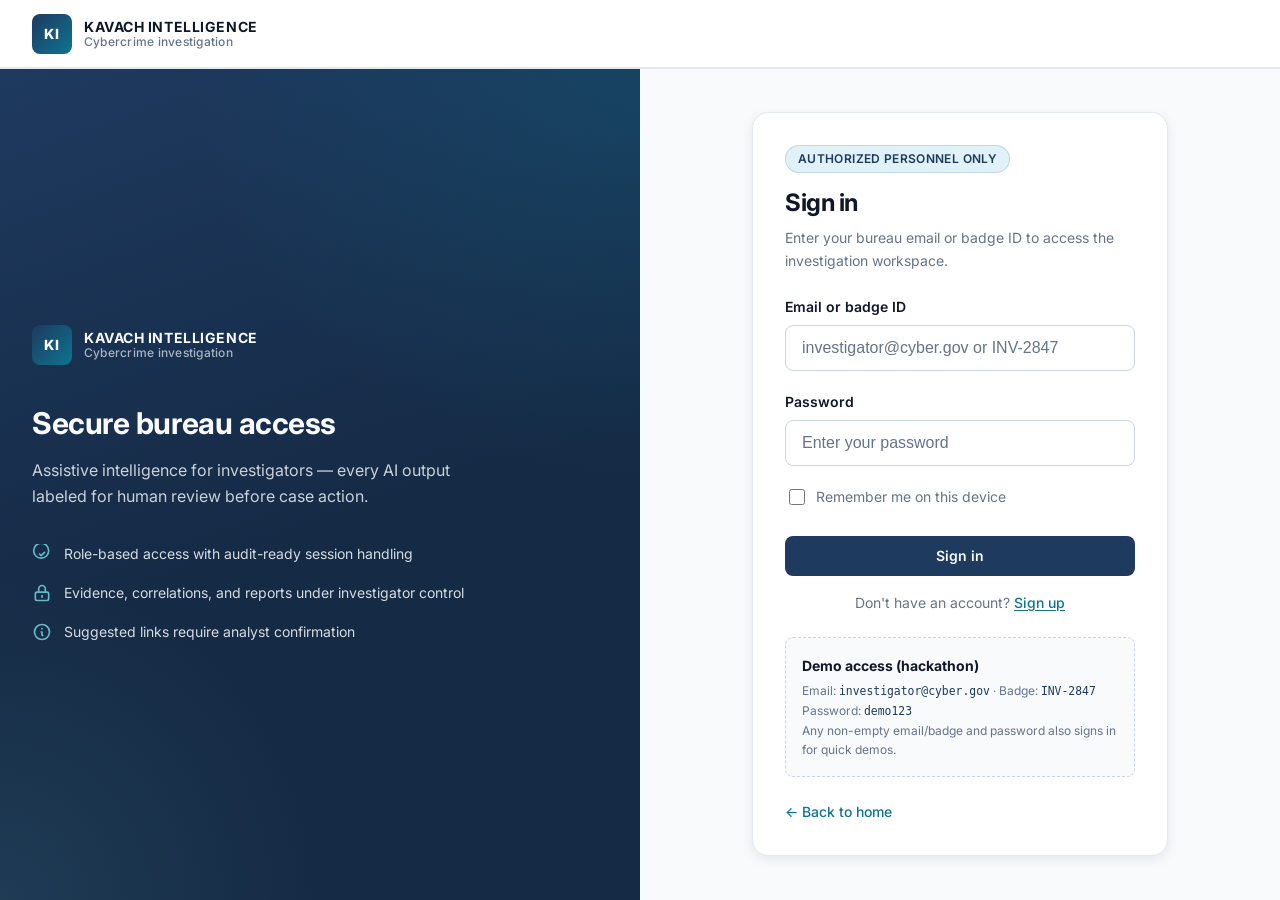
<file: frontend/intelligence.html>
<!DOCTYPE html>
<html lang="en">
  <head>
    <meta charset="UTF-8" />
    <meta name="viewport" content="width=device-width, initial-scale=1.0" />
    <meta
      name="description"
      content="KAVACH INTELLIGENCE intelligence feed — cross-case correlations and indicators."
    />
    <title>Intelligence Feed — KAVACH INTELLIGENCE</title>
    <link rel="preconnect" href="https://fonts.googleapis.com" />
    <link rel="preconnect" href="https://fonts.gstatic.com" crossorigin />
    <link
      href="https://fonts.googleapis.com/css2?family=Inter:wght@400;500;600;700;800&display=swap"
      rel="stylesheet"
    />
    <link rel="stylesheet" href="css/variables.css" />
    <link rel="stylesheet" href="css/base.css" />
    <link rel="stylesheet" href="css/layout.css" />
    <link rel="stylesheet" href="css/components.css" />
    <link rel="stylesheet" href="css/dashboard.css" />
    <link rel="stylesheet" href="css/responsive.css" />
    <style>
      /* Page-specific styling for the premium Intelligence Feed card and filters */
      .intel-tabs {
        display: flex;
        gap: var(--space-2);
        margin-bottom: var(--space-6);
        border-bottom: 1px solid var(--color-border);
        padding-bottom: 1px;
      }
      .intel-tab {
        padding: var(--space-3) var(--space-4);
        background: transparent;
        border: none;
        border-bottom: 2px solid transparent;
        font-size: var(--text-sm);
        font-weight: 600;
        color: var(--color-text-muted);
        cursor: pointer;
        transition: all var(--transition-fast);
      }
      .intel-tab:hover {
        color: var(--color-primary);
      }
      .intel-tab.is-active {
        color: var(--color-accent);
        border-bottom-color: var(--color-accent);
      }
      .intel-grid {
        display: grid;
        gap: var(--space-6);
      }
      @media (min-width: 1024px) {
        .intel-grid {
          grid-template-columns: 1.6fr 1fr;
          align-items: start;
        }
      }
      .intel-card {
        padding: var(--space-5);
        border-left: 4px solid var(--color-info);
        transition: all var(--transition-base);
      }
      .intel-card:hover {
        transform: translateY(-2px);
      }
      .intel-card--confirmed {
        border-left-color: var(--color-success);
      }
      .intel-card--critical {
        border-left-color: var(--color-danger);
      }
      .intel-card__meta {
        display: flex;
        align-items: center;
        gap: var(--space-3);
        margin-bottom: var(--space-3);
        flex-wrap: wrap;
      }
      .intel-card__type {
        font-size: var(--text-xs);
        font-weight: 700;
        letter-spacing: 0.05em;
        text-transform: uppercase;
        color: var(--color-text-muted);
      }
      .intel-card__title {
        font-size: var(--text-base);
        font-weight: 700;
        margin-bottom: var(--space-2);
        color: var(--color-primary);
      }
      .intel-card__desc {
        font-size: var(--text-sm);
        color: var(--color-text);
        line-height: var(--leading-relaxed);
        margin-bottom: var(--space-4);
      }
      .intel-card__footer {
        display: flex;
        justify-content: space-between;
        align-items: center;
        gap: var(--space-3);
        padding-top: var(--space-3);
        border-top: 1px solid var(--color-border);
        flex-wrap: wrap;
      }
      .intel-card__links {
        font-size: var(--text-xs);
        color: var(--color-text-muted);
      }
      .intel-card__links a {
        color: var(--color-accent);
        font-weight: 600;
        text-decoration: none;
      }
      .intel-card__links a:hover {
        text-decoration: underline;
      }
      .spotlight-list {
        display: flex;
        flex-direction: column;
        gap: var(--space-3);
      }
      .spotlight-item {
        display: flex;
        align-items: center;
        justify-content: space-between;
        padding: var(--space-3);
        background: var(--color-background);
        border: 1px solid var(--color-border);
        border-radius: var(--radius-md);
        font-size: var(--text-sm);
      }
      .spotlight-item__entity {
        font-family: monospace;
        font-weight: 600;
        color: var(--color-primary);
      }
      .spotlight-item__count {
        font-size: var(--text-xs);
        font-weight: 700;
        background: var(--color-accent-soft);
        color: var(--color-accent);
        padding: 2px 8px;
        border-radius: 12px;
      }
    </style>
  </head>
  <body class="app-body">
    <a class="skip-link" href="#main">Skip to main content</a>

    <div class="app-shell" data-app-shell>
      <div class="app-sidebar__overlay" data-sidebar-overlay aria-hidden="true"></div>

      <aside id="app-sidebar" class="app-sidebar" data-app-sidebar aria-label="Application navigation">
        <div class="app-sidebar__head">
          <a class="brand" href="dashboard.html" aria-label="Dashboard home">
            <span class="brand__mark" aria-hidden="true">KI</span>
            <span class="brand__text">
              <span class="brand__name">KAVACH</span>
              <span class="brand__tagline">Intelligence</span>
            </span>
          </a>
          <button
            type="button"
            class="app-sidebar__collapse"
            data-sidebar-collapse
            aria-pressed="false"
            aria-label="Collapse sidebar"
          >
            <svg width="16" height="16" viewBox="0 0 24 24" fill="none" stroke="currentColor" stroke-width="2" aria-hidden="true">
              <path d="M11 19l-7-7 7-7m8 14l-7-7 7-7" stroke-linecap="round" stroke-linejoin="round" />
            </svg>
          </button>
        </div>

        <nav class="app-nav">
          <div class="app-nav__section">
            <p class="app-nav__label">Workspace</p>
            <ul>
              <li>
                <a class="app-nav__link" href="dashboard.html">
                  <span class="app-nav__icon" aria-hidden="true">
                    <svg viewBox="0 0 24 24" fill="none" stroke="currentColor" stroke-width="2">
                      <path d="M4 6a2 2 0 012-2h2a2 2 0 012 2v2a2 2 0 01-2 2H6a2 2 0 01-2-2V6zM14 6a2 2 0 012-2h2a2 2 0 012 2v2a2 2 0 01-2 2h-2a2 2 0 01-2-2V6zM4 16a2 2 0 012-2h2a2 2 0 012 2v2a2 2 0 01-2 2H6a2 2 0 01-2-2v-2zM14 16a2 2 0 012-2h2a2 2 0 012 2v2a2 2 0 01-2 2h-2a2 2 0 01-2-2v-2z" />
                    </svg>
                  </span>
                  <span class="app-nav__text">Dashboard</span>
                </a>
              </li>
              <li>
                <a class="app-nav__link" href="cases.html">
                  <span class="app-nav__icon" aria-hidden="true">
                    <svg viewBox="0 0 24 24" fill="none" stroke="currentColor" stroke-width="2">
                      <path d="M9 12h6m-6 4h6m2 5H7a2 2 0 01-2-2V5a2 2 0 012-2h5.586a1 1 0 01.707.293l5.414 5.414a1 1 0 01.293.707V19a2 2 0 01-2 2z" stroke-linecap="round" />
                    </svg>
                  </span>
                  <span class="app-nav__text">Cases</span>
                </a>
              </li>
              <li>
                <a class="app-nav__link is-active" href="intelligence.html" aria-current="page">
                  <span class="app-nav__icon" aria-hidden="true">
                    <svg viewBox="0 0 24 24" fill="none" stroke="currentColor" stroke-width="2">
                      <path d="M13 10V3L4 14h7v7l9-11h-7z" stroke-linecap="round" stroke-linejoin="round" />
                    </svg>
                  </span>
                  <span class="app-nav__text">Intelligence Feed</span>
                </a>
              </li>
              <li>
                <a class="app-nav__link" href="intelligence-search.html">
                  <span class="app-nav__icon" aria-hidden="true">
                    <svg viewBox="0 0 24 24" fill="none" stroke="currentColor" stroke-width="2">
                      <path d="M21 21l-6-6m2-5a7 7 0 11-14 0 7 7 0 0114 0z" stroke-linecap="round" />
                    </svg>
                  </span>
                  <span class="app-nav__text">Search</span>
                </a>
              </li>
            </ul>
          </div>
          <div class="app-nav__section">
            <p class="app-nav__label">Output</p>
            <ul>
              <li>
                <a class="app-nav__link is-disabled" href="#" aria-disabled="true" tabindex="-1">
                  <span class="app-nav__icon" aria-hidden="true">
                    <svg viewBox="0 0 24 24" fill="none" stroke="currentColor" stroke-width="2">
                      <path d="M9 17v-2m3 2v-4m3 4v-6m2 10H7a2 2 0 01-2-2V5a2 2 0 012-2h5.586a1 1 0 01.707.293l5.414 5.414a1 1 0 01.293.707V19a2 2 0 01-2 2z" stroke-linecap="round" />
                    </svg>
                  </span>
                  <span class="app-nav__text">Reports</span>
                  <span class="app-nav__badge">Soon</span>
                </a>
              </li>
              <li>
                <a class="app-nav__link is-disabled" href="#" aria-disabled="true" tabindex="-1">
                  <span class="app-nav__icon" aria-hidden="true">
                    <svg viewBox="0 0 24 24" fill="none" stroke="currentColor" stroke-width="2">
                      <path d="M10.325 4.317c.426-1.756 2.924-1.756 3.35 0a1.724 1.724 0 002.573 1.066c1.543-.94 3.31.826 2.37 2.37a1.724 1.724 0 001.065 2.572c1.756.426 1.756 2.924 0 3.35a1.724 1.724 0 00-1.066 2.573c.94 1.543-.826 3.31-2.37 2.37a1.724 1.724 0 00-2.572 1.065c-.426 1.756-2.924 1.756-3.35 0a1.724 1.724 0 00-2.573-1.066c-1.543.94-3.31-.826-2.37-2.37a1.724 1.724 0 00-1.065-2.572c-1.756-.426-1.756-2.924 0-3.35a1.724 1.724 0 001.066-2.573c-.94-1.543.826-3.31 2.37-2.37.996.608 2.296.07 2.572-1.065z" />
                      <path d="M15 12a3 3 0 11-6 0 3 3 0 016 0z" />
                    </svg>
                  </span>
                  <span class="app-nav__text">Settings</span>
                  <span class="app-nav__badge">Soon</span>
                </a>
            </ul>
          </div>
          <div class="app-nav__section" data-nav-mgmt hidden>
            <p class="app-nav__label">Management</p>
            <ul>
              <li>
                <a class="app-nav__link" href="supervisor.html" data-nav-supervisor>
                  <span class="app-nav__icon" aria-hidden="true">
                    <svg viewBox="0 0 24 24" fill="none" stroke="currentColor" stroke-width="2">
                      <path d="M9 12l2 2 4-4m5.618-4.016A11.955 11.955 0 0112 2.944a11.955 11.955 0 01-8.618 3.04A12.02 12.02 0 003 9c0 5.591 3.824 10.29 9 11.622 5.176-1.332 9-6.03 9-11.622 0-1.042-.133-2.052-.382-3.016z" stroke-linecap="round" stroke-linejoin="round" />
                    </svg>
                  </span>
                  <span class="app-nav__text">Supervisor Portal</span>
                </a>
              </li>
              <li>
                <a class="app-nav__link" href="admin.html" data-nav-admin>
                  <span class="app-nav__icon" aria-hidden="true">
                    <svg viewBox="0 0 24 24" fill="none" stroke="currentColor" stroke-width="2">
                      <path d="M12 15v2m-6 4h12a2 2 0 002-2v-6a2 2 0 00-2-2H6a2 2 0 00-2 2v6a2 2 0 002 2zm10-10V7a4 4 0 00-8 0v4h8z" stroke-linecap="round" stroke-linejoin="round" />
                    </svg>
                  </span>
                  <span class="app-nav__text">Admin Panel</span>
                </a>
              </li>
            </ul>
          </div>
        </nav>
      </aside>

      <div class="app-main">
        <header class="app-topbar" role="banner">
          <button
            type="button"
            class="app-topbar__menu"
            data-sidebar-toggle
            aria-expanded="false"
            aria-controls="app-sidebar"
            aria-label="Open navigation menu"
          >
            <svg viewBox="0 0 24 24" fill="none" stroke="currentColor" stroke-width="2" width="20" height="20" aria-hidden="true">
              <path d="M4 6h16M4 12h16M4 18h16" stroke-linecap="round" />
            </svg>
          </button>

          <form class="app-search" role="search" action="intelligence-search.html" method="GET">
            <label class="sr-only" for="global-search">Search cases and intelligence</label>
            <svg class="app-search__icon" viewBox="0 0 24 24" fill="none" stroke="currentColor" stroke-width="2" aria-hidden="true">
              <path d="M21 21l-6-6m2-5a7 7 0 11-14 0 7 7 0 0114 0z" stroke-linecap="round" />
            </svg>
            <input
              class="app-search__input"
              type="search"
              id="global-search"
              name="q"
              placeholder="Search cases, domains, UPI handles…"
              autocomplete="off"
            />
          </form>

          <div class="app-topbar__actions">
            <button type="button" class="icon-btn" aria-label="Notifications, 3 unread">
              <svg viewBox="0 0 24 24" fill="none" stroke="currentColor" stroke-width="2" aria-hidden="true">
                <path d="M15 17h5l-1.405-1.405A2.032 2.032 0 0118 14.158V11a6.002 6.002 0 00-4-5.659V5a2 2 0 10-4 0v.341C7.67 6.165 6 8.388 6 11v3.159c0 .538-.214 1.055-.595 1.436L4 17h5m6 0v1a3 3 0 11-6 0v-1m6 0H9" stroke-linecap="round" stroke-linejoin="round" />
              </svg>
              <span class="icon-btn__badge" data-notification-count>3</span>
            </button>

            <div class="user-menu" data-user-menu>
              <button
                type="button"
                class="user-menu__trigger"
                data-user-menu-trigger
                aria-expanded="false"
                aria-haspopup="true"
              >
                <span class="user-menu__avatar" data-user-avatar aria-hidden="true">PS</span>
                <span class="user-menu__name" data-user-name>Investigator</span>
                <svg width="16" height="16" viewBox="0 0 24 24" fill="none" stroke="currentColor" stroke-width="2" aria-hidden="true">
                  <path d="M19 9l-7 7-7-7" stroke-linecap="round" stroke-linejoin="round" />
                </svg>
              </button>
              <div class="user-menu__dropdown" role="menu">
                <p class="user-menu__meta">
                  <strong data-user-menu-name>Investigator</strong><br />
                  <span data-user-menu-meta>Cyber Crime Unit</span>
                </p>
                <a class="user-menu__item" href="cases.html" role="menuitem">My cases</a>
                <button type="button" class="user-menu__item user-menu__item--danger" data-sign-out role="menuitem">
                  Sign out
                </button>
              </div>
            </div>
          </div>
        </header>

        <main class="app-content" id="main">
          <header class="page-header">
            <div>
              <h1 class="page-header__title">Intelligence Feed</h1>
              <p class="page-header__subtitle">
                Cross-case operational intelligence, repeating entity indicators, and AI cluster detections.
              </p>
            </div>
          </header>

          <section aria-label="Summary statistics">
            <div class="stats-grid">
              <article class="stat-card">
                <p class="stat-card__label">Tracked Indicators</p>
                <p class="stat-card__value" id="tracked-indicators">0</p>
                <p class="stat-card__hint">Across all cyber cases</p>
              </article>
              <article class="stat-card stat-card--up">
                <p class="stat-card__label">Active Clusters</p>
                <p class="stat-card__value" id="active-clusters">0</p>
                <p class="stat-card__hint">Requires active review</p>
              </article>
              <article class="stat-card stat-card--critical">
                <p class="stat-card__label">High Severity</p>
                <p class="stat-card__value" id="high-severity">0</p>
                <p class="stat-card__hint">Confirmed threat links</p>
              </article>
              <article class="stat-card">
                <p class="stat-card__label">Linkage Ratio</p>
                <p class="stat-card__value" id="linkage-ratio">0%</p>
                <p class="stat-card__hint">Cross-case pattern matches</p>
              </article>
            </div>
          </section>

          <div class="intel-tabs" role="tablist">
            <button class="intel-tab is-active" data-filter="all" role="tab" aria-selected="true">All Indicators</button>
            <button class="intel-tab" data-filter="domain" role="tab" aria-selected="false">Domains</button>
            <button class="intel-tab" data-filter="upi" role="tab" aria-selected="false">UPI Handles</button>
            <button class="intel-tab" data-filter="phone" role="tab" aria-selected="false">Phone Numbers</button>
          </div>

          <div class="intel-grid">
            <section class="panel" aria-labelledby="feed-title">
              <div class="panel__header">
                <h2 class="panel__title" id="feed-title">Recurring Indicators Feed</h2>
                <span class="badge badge--ai">Automatic Scan Active</span>
              </div>
              <div class="panel__body">
                <div id="intel-feed-container" class="alert-panel__list">
                  <!-- JS inserts feed cards here -->
                </div>
              </div>
            </section>

            <section class="panel" aria-labelledby="spotlight-title">
              <div class="panel__header">
                <h2 class="panel__title" id="spotlight-title">Indicator Spotlight</h2>
              </div>
              <div class="panel__body panel__body--padded">
                <p class="page-header__subtitle" style="margin-bottom: var(--space-4)">
                  Highest frequency indicators across the entire system.
                </p>
                <div class="spotlight-list" id="spotlight-container">
                  <div style="padding: var(--space-4); text-align: center; color: var(--color-text-muted);">Loading spotlight...</div>
                </div>
              </div>
            </section>
          </div>
        </main>
      </div>
    </div>

    <script src="js/auth.js"></script>
    <script src="js/mock-data.js"></script>
    <script src="js/intelligence.js"></script>
    <script src="js/main.js"></script>
  </body>
</html>
</file>
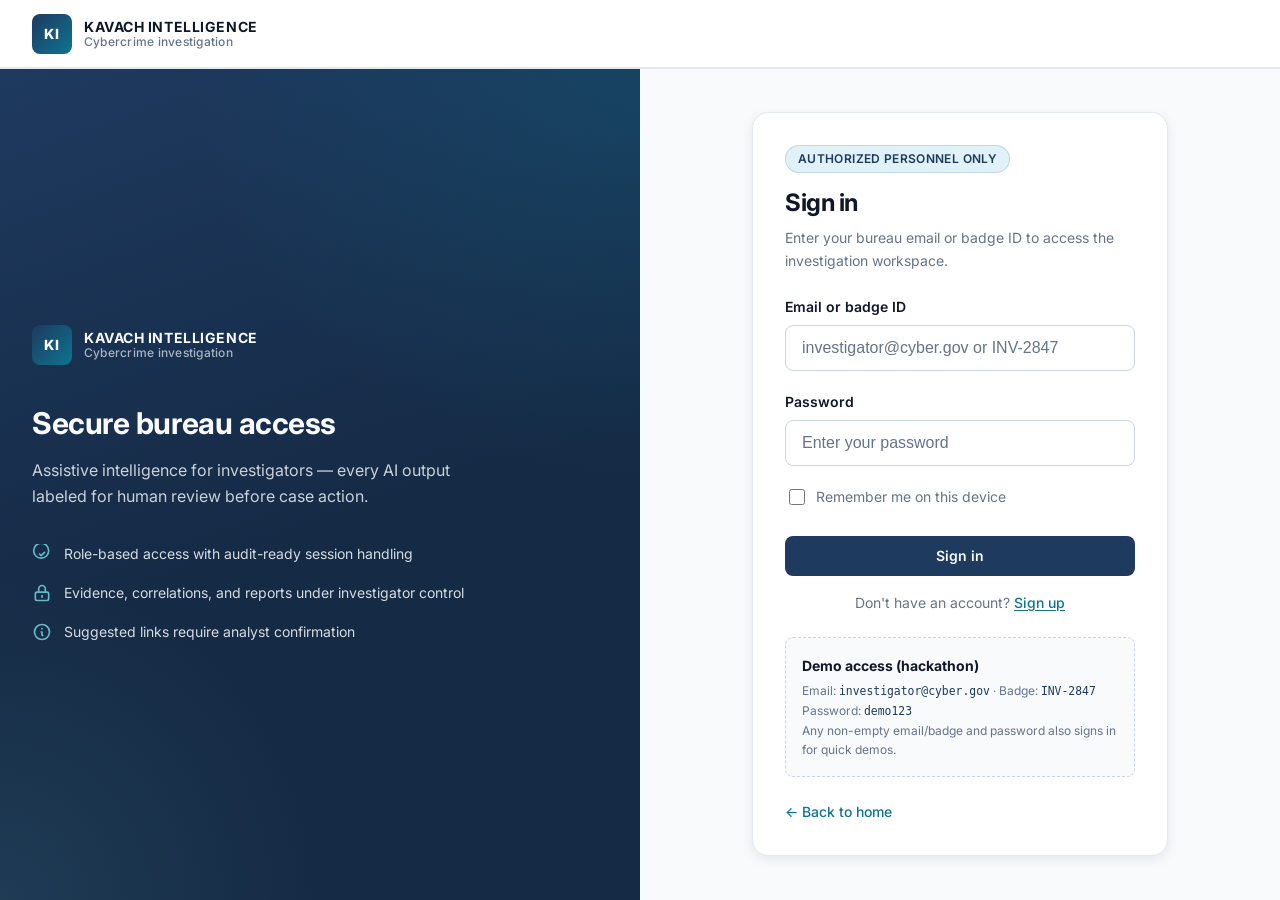
<file: frontend/login.html>
<!DOCTYPE html>
<html lang="en">
  <head>
    <meta charset="UTF-8" />
    <meta name="viewport" content="width=device-width, initial-scale=1.0" />
    <meta
      name="description"
      content="Sign in to KAVACH INTELLIGENCE — secure access for authorized cybercrime investigation personnel."
    />
    <title>Sign in — KAVACH INTELLIGENCE</title>
    <link rel="preconnect" href="https://fonts.googleapis.com" />
    <link rel="preconnect" href="https://fonts.gstatic.com" crossorigin />
    <link
      href="https://fonts.googleapis.com/css2?family=Inter:wght@400;500;600;700;800&display=swap"
      rel="stylesheet"
    />
    <link rel="stylesheet" href="css/variables.css" />
    <link rel="stylesheet" href="css/base.css" />
    <link rel="stylesheet" href="css/layout.css" />
    <link rel="stylesheet" href="css/components.css" />
    <link rel="stylesheet" href="css/auth.css" />
    <link rel="stylesheet" href="css/responsive.css" />
  </head>
  <body class="login-page">
    <a class="skip-link" href="#main">Skip to main content</a>

    <header class="site-header" role="banner">
      <div class="container site-header__inner">
        <a class="brand" href="index.html" aria-label="KAVACH INTELLIGENCE home">
          <span class="brand__mark" aria-hidden="true">KI</span>
          <span class="brand__text">
            <span class="brand__name">KAVACH INTELLIGENCE</span>
            <span class="brand__tagline">Cybercrime investigation</span>
          </span>
        </a>
      </div>
    </header>

    <div class="auth-layout">
      <aside class="auth-panel" aria-label="Platform information">
        <div class="auth-panel__inner">
          <a class="brand auth-panel__brand" href="index.html">
            <span class="brand__mark" aria-hidden="true">KI</span>
            <span class="brand__text">
              <span class="brand__name">KAVACH INTELLIGENCE</span>
              <span class="brand__tagline">Cybercrime investigation</span>
            </span>
          </a>
          <h2 class="auth-panel__title">Secure bureau access</h2>
          <p class="auth-panel__lead">
            Assistive intelligence for investigators — every AI output labeled for
            human review before case action.
          </p>
          <ul class="auth-panel__list">
            <li>
              <svg viewBox="0 0 24 24" fill="none" stroke="currentColor" stroke-width="2" aria-hidden="true">
                <path d="M9 12l2 2 4-4m5-2a9 9 0 11-18 0 9 9 0 0118 0z" stroke-linecap="round" stroke-linejoin="round" />
              </svg>
              Role-based access with audit-ready session handling
            </li>
            <li>
              <svg viewBox="0 0 24 24" fill="none" stroke="currentColor" stroke-width="2" aria-hidden="true">
                <path d="M12 15v2m-6 4h12a2 2 0 002-2v-6a2 2 0 00-2-2H6a2 2 0 00-2 2v6a2 2 0 002 2zm10-10V7a4 4 0 00-8 0v4h8z" stroke-linecap="round" stroke-linejoin="round" />
              </svg>
              Evidence, correlations, and reports under investigator control
            </li>
            <li>
              <svg viewBox="0 0 24 24" fill="none" stroke="currentColor" stroke-width="2" aria-hidden="true">
                <path d="M13 16h-1v-4h-1m1-4h.01M21 12a9 9 0 11-18 0 9 9 0 0118 0z" stroke-linecap="round" stroke-linejoin="round" />
              </svg>
              Suggested links require analyst confirmation
            </li>
          </ul>
        </div>
      </aside>

      <main class="auth-main" id="main">
        <div class="auth-card">
          <div class="auth-card__mobile-brand">
            <a class="brand" href="index.html">
              <span class="brand__mark" aria-hidden="true">KI</span>
              <span class="brand__text">
                <span class="brand__name">KAVACH INTELLIGENCE</span>
              </span>
            </a>
          </div>

          <div class="auth-card__header">
            <span class="badge badge--secure auth-badge">Authorized personnel only</span>
            <h1>Sign in</h1>
            <p>Enter your bureau email or badge ID to access the investigation workspace.</p>
          </div>

          <div id="login-error" class="alert alert--error" role="alert" hidden></div>

          <form id="login-form" class="auth-form" novalidate>
            <div class="form-field">
              <label class="form-field__label" for="identifier">Email or badge ID</label>
              <input
                class="form-field__input"
                type="text"
                id="identifier"
                name="identifier"
                autocomplete="username"
                placeholder="investigator@cyber.gov or INV-2847"
                required
                aria-describedby="error-identifier"
              />
              <span id="error-identifier" class="form-field__error" role="alert" hidden></span>
            </div>

            <div class="form-field">
              <label class="form-field__label" for="password">Password</label>
              <input
                class="form-field__input"
                type="password"
                id="password"
                name="password"
                autocomplete="current-password"
                placeholder="Enter your password"
                required
                aria-describedby="error-password"
              />
              <span id="error-password" class="form-field__error" role="alert" hidden></span>
            </div>

            <div class="auth-form__row">
              <label class="form-checkbox">
                <input type="checkbox" name="remember" id="remember" />
                Remember me on this device
              </label>
            </div>

            <button type="submit" class="btn btn--primary">Sign in</button>
          </form>

          <p style="text-align:center; margin-top: var(--space-4); font-size: var(--text-sm); color: var(--color-text-muted);">
            Don't have an account?
            <a href="signup.html" style="color: var(--color-accent); font-weight: 500;">Sign up</a>
          </p>

          <aside class="auth-demo-hint" aria-label="Demo credentials for hackathon">
            <strong>Demo access (hackathon)</strong>
            Email: <code>investigator@cyber.gov</code> · Badge: <code>INV-2847</code><br />
            Password: <code>demo123</code><br />
            Any non-empty email/badge and password also signs in for quick demos.
          </aside>

          <a class="auth-card__back" href="index.html">&larr; Back to home</a>
        </div>
      </main>
    </div>

    <script src="js/auth.js"></script>
  </body>
</html>
</file>
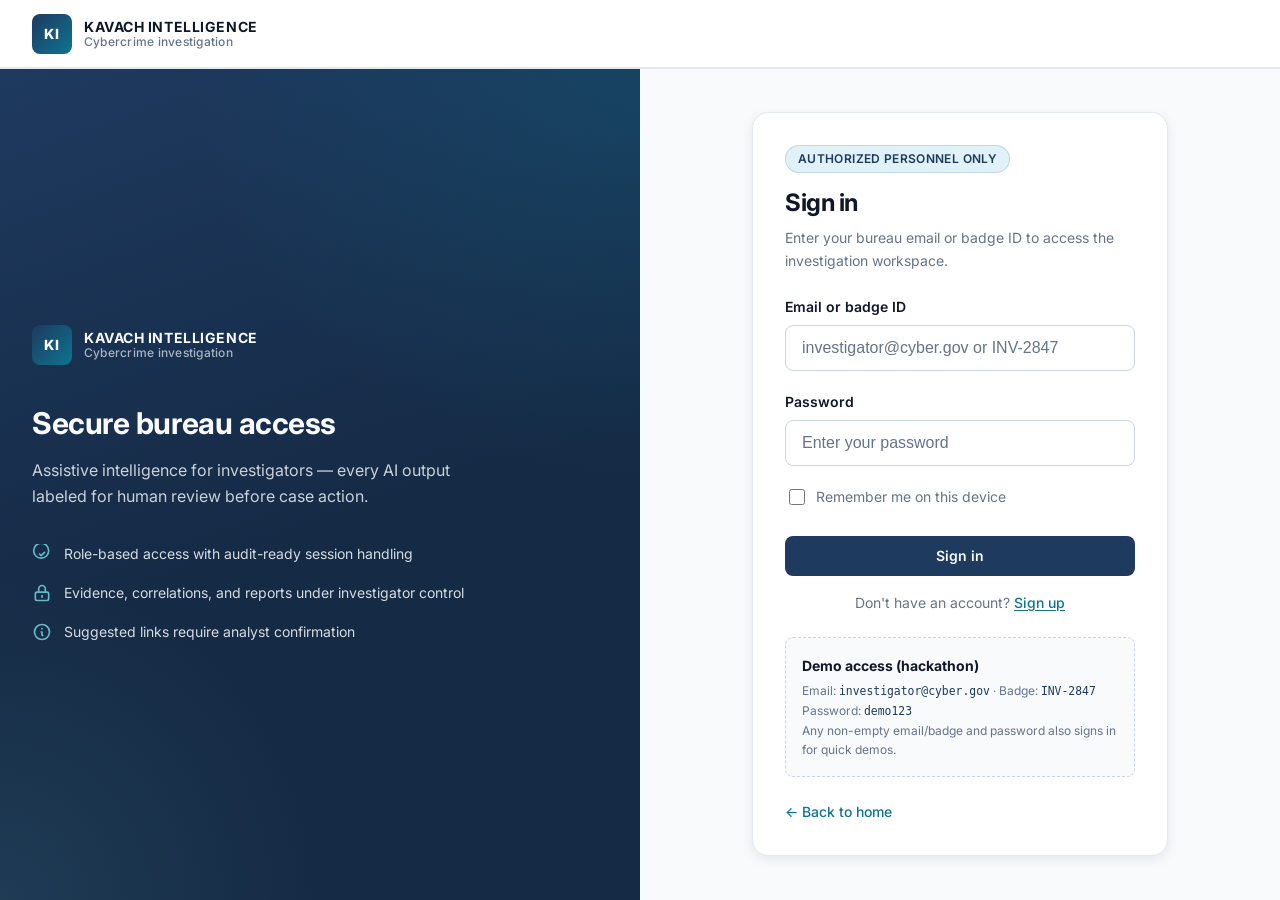
<file: frontend/moderator.html>
<!DOCTYPE html>
<html lang="en">
  <head>
    <meta charset="UTF-8" />
    <meta name="viewport" content="width=device-width, initial-scale=1.0" />
    <meta
      name="description"
      content="KAVACH INTELLIGENCE Moderator Portal — verify citizen reports, review correlations, and submit suspension requests."
    />
    <title>Moderator Portal — KAVACH INTELLIGENCE</title>
    <link rel="preconnect" href="https://fonts.googleapis.com" />
    <link rel="preconnect" href="https://fonts.gstatic.com" crossorigin />
    <link
      href="https://fonts.googleapis.com/css2?family=Inter:wght@400;500;600;700;800&display=swap"
      rel="stylesheet"
    />
    <link rel="stylesheet" href="css/variables.css" />
    <link rel="stylesheet" href="css/base.css" />
    <link rel="stylesheet" href="css/layout.css" />
    <link rel="stylesheet" href="css/components.css" />
    <link rel="stylesheet" href="css/dashboard.css" />
    <link rel="stylesheet" href="css/responsive.css" />
    <style>
      .moderator-grid {
        display: grid;
        gap: var(--space-6);
        grid-template-columns: 1fr;
      }
      @media (min-width: 1024px) {
        .moderator-grid {
          grid-template-columns: 2fr 1fr;
        }
      }
      .complaint-card {
        padding: var(--space-5);
        border: 1px solid var(--color-border);
        border-radius: var(--radius-lg);
        background: var(--color-background);
        margin-bottom: var(--space-4);
        display: flex;
        flex-direction: column;
        gap: var(--space-3);
      }
      .complaint-card__header {
        display: flex;
        justify-content: space-between;
        align-items: flex-start;
        border-bottom: 1px solid var(--color-border);
        padding-bottom: var(--space-2);
      }
      .complaint-card__title {
        font-size: var(--text-base);
        font-weight: 700;
      }
      .complaint-card__desc {
        font-size: var(--text-sm);
        line-height: 1.6;
        color: var(--color-text);
        background: var(--color-surface);
        padding: var(--space-3);
        border-left: 3px solid var(--color-accent);
        border-radius: var(--radius-sm);
      }
      .correlation-box {
        background: #fffbeb;
        border: 1px solid rgba(217, 119, 6, 0.2);
        border-radius: var(--radius-md);
        padding: var(--space-3);
        font-size: var(--text-xs);
        color: #92400e;
      }
      .correlation-box strong {
        color: #78350f;
      }
      .correlation-box a {
        color: var(--color-primary);
        font-weight: 600;
        text-decoration: underline;
      }
    </style>
  </head>
  <body class="app-body">
    <a class="skip-link" href="#main">Skip to main content</a>

    <div class="app-shell" data-app-shell>
      <div class="app-sidebar__overlay" data-sidebar-overlay aria-hidden="true"></div>

      <!-- App Navigation Sidebar -->
      <aside id="app-sidebar" class="app-sidebar" data-app-sidebar aria-label="Application navigation">
        <div class="app-sidebar__head">
          <a class="brand" href="dashboard.html" aria-label="Dashboard home">
            <span class="brand__mark" aria-hidden="true">KI</span>
            <span class="brand__text">
              <span class="brand__name">KAVACH</span>
              <span class="brand__tagline">Intelligence</span>
            </span>
          </a>
          <button
            type="button"
            class="app-sidebar__collapse"
            data-sidebar-collapse
            aria-pressed="false"
            aria-label="Collapse sidebar"
          >
            <svg width="16" height="16" viewBox="0 0 24 24" fill="none" stroke="currentColor" stroke-width="2" aria-hidden="true">
              <path d="M11 19l-7-7 7-7m8 14l-7-7 7-7" stroke-linecap="round" stroke-linejoin="round" />
            </svg>
          </button>
        </div>

        <nav class="app-nav">
          <div class="app-nav__section">
            <p class="app-nav__label">Workspace</p>
            <ul>
              <li>
                <a class="app-nav__link" href="dashboard.html">
                  <span class="app-nav__icon" aria-hidden="true">
                    <svg viewBox="0 0 24 24" fill="none" stroke="currentColor" stroke-width="2">
                      <path d="M4 6a2 2 0 012-2h2a2 2 0 012 2v2a2 2 0 01-2 2H6a2 2 0 01-2-2V6zM14 6a2 2 0 012-2h2a2 2 0 012 2v2a2 2 0 01-2 2h-2a2 2 0 01-2-2V6zM4 16a2 2 0 012-2h2a2 2 0 012 2v2a2 2 0 01-2 2H6a2 2 0 01-2-2v-2zM14 16a2 2 0 012-2h2a2 2 0 012 2v2a2 2 0 01-2 2h-2a2 2 0 01-2-2v-2z" />
                    </svg>
                  </span>
                  <span class="app-nav__text">Dashboard</span>
                </a>
              </li>
              <li>
                <a class="app-nav__link" href="cases.html">
                  <span class="app-nav__icon" aria-hidden="true">
                    <svg viewBox="0 0 24 24" fill="none" stroke="currentColor" stroke-width="2">
                      <path d="M9 12h6m-6 4h6m2 5H7a2 2 0 01-2-2V5a2 2 0 012-2h5.586a1 1 0 01.707.293l5.414 5.414a1 1 0 01.293.707V19a2 2 0 01-2 2z" stroke-linecap="round" />
                    </svg>
                  </span>
                  <span class="app-nav__text">Cases</span>
                </a>
              </li>
              <li>
                <a class="app-nav__link" href="intelligence.html">
                  <span class="app-nav__icon" aria-hidden="true">
                    <svg viewBox="0 0 24 24" fill="none" stroke="currentColor" stroke-width="2">
                      <path d="M13 10V3L4 14h7v7l9-11h-7z" stroke-linecap="round" stroke-linejoin="round" />
                    </svg>
                  </span>
                  <span class="app-nav__text">Intelligence Feed</span>
                </a>
              </li>
              <li>
                <a class="app-nav__link" href="intelligence-search.html">
                  <span class="app-nav__icon" aria-hidden="true">
                    <svg viewBox="0 0 24 24" fill="none" stroke="currentColor" stroke-width="2">
                      <path d="M21 21l-6-6m2-5a7 7 0 11-14 0 7 7 0 0114 0z" stroke-linecap="round" />
                    </svg>
                  </span>
                  <span class="app-nav__text">Search</span>
                </a>
              </li>
            </ul>
          </div>
          <div class="app-nav__section">
            <p class="app-nav__label">Output</p>
            <ul>
              <li>
                <a class="app-nav__link" href="profile.html">
                  <span class="app-nav__icon" aria-hidden="true">
                    <svg viewBox="0 0 24 24" fill="none" stroke="currentColor" stroke-width="2">
                      <path d="M10.325 4.317c.426-1.756 2.924-1.756 3.35 0a1.724 1.724 0 002.573 1.066c1.543-.94 3.31.826 2.37 2.37a1.724 1.724 0 001.065 2.572c1.756.426 1.756 2.924 0 3.35a1.724 1.724 0 00-1.066 2.573c.94 1.543-.826 3.31-2.37 2.37a1.724 1.724 0 00-2.572 1.065c-.426 1.756-2.924 1.756-3.35 0a1.724 1.724 0 00-2.573-1.066c-1.543.94-3.31-.826-2.37-2.37a1.724 1.724 0 00-1.065-2.572c-1.756-.426-1.756-2.924 0-3.35a1.724 1.724 0 001.066-2.573c-.94-1.543.826-3.31 2.37-2.37.996.608 2.296.07 2.572-1.065z" />
                      <path d="M15 12a3 3 0 11-6 0 3 3 0 016 0z" />
                    </svg>
                  </span>
                  <span class="app-nav__text">Settings</span>
                </a>
              </li>
            </ul>
          </div>
          <div class="app-nav__section" data-nav-mgmt hidden>
            <p class="app-nav__label">Management</p>
            <ul>
              <li>
                <a class="app-nav__link" href="supervisor.html" data-nav-supervisor>
                  <span class="app-nav__icon" aria-hidden="true">
                    <svg viewBox="0 0 24 24" fill="none" stroke="currentColor" stroke-width="2">
                      <path d="M9 12l2 2 4-4m5.618-4.016A11.955 11.955 0 0112 2.944a11.955 11.955 0 01-8.618 3.04A12.02 12.02 0 003 9c0 5.591 3.824 10.29 9 11.622 5.176-1.332 9-6.03 9-11.622 0-1.042-.133-2.052-.382-3.016z" stroke-linecap="round" stroke-linejoin="round" />
                    </svg>
                  </span>
                  <span class="app-nav__text">Supervisor Portal</span>
                </a>
              </li>
              <li>
                <a class="app-nav__link" href="admin.html" data-nav-admin>
                  <span class="app-nav__icon" aria-hidden="true">
                    <svg viewBox="0 0 24 24" fill="none" stroke="currentColor" stroke-width="2">
                      <path d="M12 15v2m-6 4h12a2 2 0 002-2v-6a2 2 0 00-2-2H6a2 2 0 00-2 2v6a2 2 0 002 2zm10-10V7a4 4 0 00-8 0v4h8z" stroke-linecap="round" stroke-linejoin="round" />
                    </svg>
                  </span>
                  <span class="app-nav__text">Admin Panel</span>
                </a>
              </li>
            </ul>
          </div>
        </nav>
      </aside>

      <div class="app-main">
        <header class="app-topbar" role="banner">
          <button
            type="button"
            class="app-topbar__menu"
            data-sidebar-toggle
            aria-expanded="false"
            aria-controls="app-sidebar"
            aria-label="Open navigation menu"
          >
            <svg viewBox="0 0 24 24" fill="none" stroke="currentColor" stroke-width="2" width="20" height="20" aria-hidden="true">
              <path d="M4 6h16M4 12h16M4 18h16" stroke-linecap="round" />
            </svg>
          </button>

          <div style="flex:1"></div>

          <div class="app-topbar__actions">
            <div class="user-menu" data-user-menu>
              <button
                type="button"
                class="user-menu__trigger"
                data-user-menu-trigger
                aria-expanded="false"
                aria-haspopup="true"
              >
                <span class="user-menu__avatar" data-user-avatar aria-hidden="true">MP</span>
                <span class="user-menu__name" data-user-name>Moderator</span>
                <svg width="16" height="16" viewBox="0 0 24 24" fill="none" stroke="currentColor" stroke-width="2" aria-hidden="true">
                  <path d="M19 9l-7 7-7-7" stroke-linecap="round" stroke-linejoin="round" />
                </svg>
              </button>
              <div class="user-menu__dropdown" role="menu">
                <p class="user-menu__meta">
                  <strong data-user-menu-name>Moderator</strong><br />
                  <span data-user-menu-meta>Cyber Verification Unit</span>
                </p>
                <a class="user-menu__item" href="profile.html" role="menuitem">Profile Settings</a>
                <button type="button" class="user-menu__item user-menu__item--danger" data-sign-out role="menuitem">
                  Sign out
                </button>
              </div>
            </div>
          </div>
        </header>

        <main class="app-content" id="main">
          <!-- Access Denied Gate -->
          <div id="access-denied-container" style="display: none;">
            <div class="access-denied-panel" style="text-align:center; padding:4rem; max-width:32rem; margin:4rem auto; border:1px solid var(--color-border); background:var(--color-surface); border-radius:var(--radius-lg);">
              <h1 style="color:var(--color-danger); margin-bottom:var(--space-2);">Access Restricted</h1>
              <p>Your user profile is not authorized to access the Moderator review dashboard.</p>
              <a href="dashboard.html" class="btn btn--primary" style="margin-top:var(--space-4);">Back to Dashboard</a>
            </div>
          </div>

          <div id="moderator-shell">
            <header class="page-header">
              <div>
                <h1 class="page-header__title">Moderator Portal</h1>
                <p class="page-header__subtitle">
                  Citizen scam reports review queue, cross-case entity correlation checks, and compliance deactivation requests.
                </p>
              </div>
            </header>

            <section aria-label="Moderator stats" style="margin-bottom:var(--space-6);">
              <div class="stats-grid">
                <article class="stat-card">
                  <p class="stat-card__label">Pending Complaints</p>
                  <p class="stat-card__value" id="stats-pending-complaints">0</p>
                  <p class="stat-card__hint">Citizen reports awaiting verification</p>
                </article>
                <article class="stat-card">
                  <p class="stat-card__label">Verified Cases Promoted</p>
                  <p class="stat-card__value">N/A</p>
                  <p class="stat-card__hint">Synchronized to criminal databases</p>
                </article>
              </div>
            </section>

            <div class="moderator-grid">
              <!-- Left Panel: Complaints Queue -->
              <section class="panel">
                <div class="panel__header">
                  <h2 class="panel__title">Reports Awaiting Review</h2>
                  <span class="badge badge--ai">Verification Queue</span>
                </div>
                <div class="panel__body" id="complaints-queue-container" style="padding:var(--space-4);">
                  <!-- JS dynamically inserts citizen reports cards -->
                </div>
              </section>

              <!-- Right Panel: Suspension Request Form -->
              <section class="panel">
                <div class="panel__header">
                  <h2 class="panel__title">Request User Suspension</h2>
                </div>
                <div class="panel__body panel__body--padded">
                  <p style="font-size:var(--text-xs); color:var(--color-text-muted); line-height:1.5; margin-bottom:var(--space-4);">
                    If a citizen account reports spam, fake info, or is compromised, file a suspension request. Supervisors and Admins will verify and take action.
                  </p>
                  <form id="suspension-request-form" style="display:flex; flex-direction:column; gap:var(--space-4);">
                    <div class="form-field">
                      <label class="form-field__label" for="suspend-target-email">Target User Email</label>
                      <input class="form-field__input" type="email" id="suspend-target-email" name="email" placeholder="e.g. abuser@citizen.ki" required />
                    </div>
                    <div class="form-field">
                      <label class="form-field__label" for="suspend-reason-desc">Detailed Reason</label>
                      <textarea class="form-field__input" id="suspend-reason-desc" name="reason" rows="4" placeholder="Describe the abuse or fake reporting pattern..." required></textarea>
                    </div>
                    <div id="form-error" class="alert alert--error" role="alert" hidden></div>
                    <div id="form-success" class="alert alert--success" role="alert" hidden></div>
                    <button type="submit" class="btn btn--danger" style="width:100%;">Submit Request</button>
                  </form>
                </div>
              </section>
            </div>
          </div>
        </main>
      </div>
    </div>

    <script src="js/auth.js"></script>
    <script src="js/moderator.js"></script>
    <script src="js/main.js"></script>
  </body>
</html>
</file>
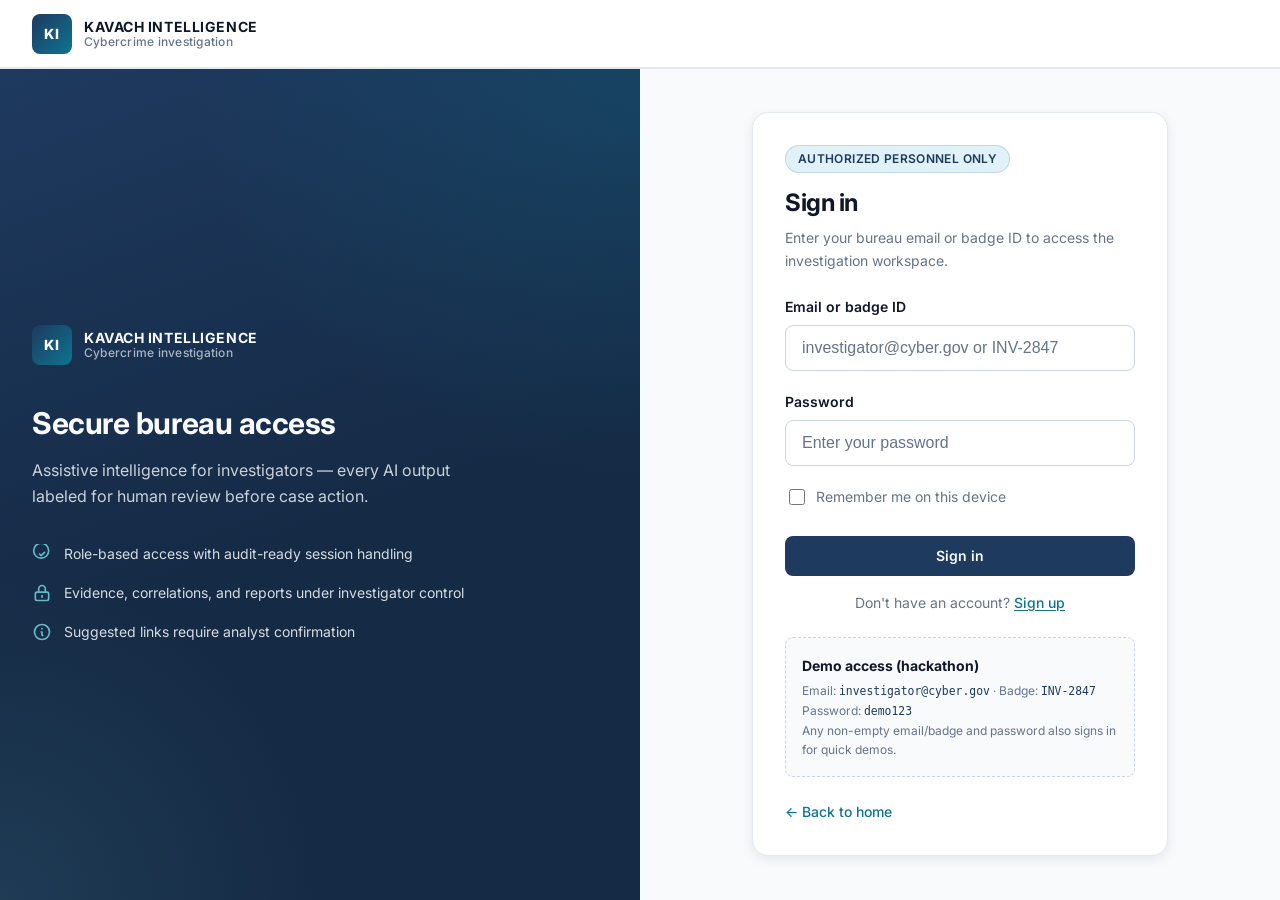
<file: frontend/profile.html>
<!DOCTYPE html>
<html lang="en">
  <head>
    <meta charset="UTF-8" />
    <meta name="viewport" content="width=device-width, initial-scale=1.0" />
    <meta
      name="description"
      content="Manage your KAVACH INTELLIGENCE user profile and settings."
    />
    <title>Profile Settings — KAVACH INTELLIGENCE</title>
    <link rel="preconnect" href="https://fonts.googleapis.com" />
    <link rel="preconnect" href="https://fonts.gstatic.com" crossorigin />
    <link
      href="https://fonts.googleapis.com/css2?family=Inter:wght@400;500;600;700;800&display=swap"
      rel="stylesheet"
    />
    <link rel="stylesheet" href="css/variables.css" />
    <link rel="stylesheet" href="css/base.css" />
    <link rel="stylesheet" href="css/layout.css" />
    <link rel="stylesheet" href="css/components.css" />
    <link rel="stylesheet" href="css/dashboard.css" />
    <link rel="stylesheet" href="css/responsive.css" />
    <style>
      .profile-grid {
        display: grid;
        grid-template-columns: 1fr;
        gap: var(--space-6);
      }
      @media (min-width: 900px) {
        .profile-grid {
          grid-template-columns: 2fr 1fr;
        }
      }
      .read-only-badge {
        font-size: var(--text-xs);
        color: var(--color-text-muted);
        background: var(--color-background);
        border: 1px solid var(--color-border);
        padding: 2px 8px;
        border-radius: var(--radius-sm);
        margin-left: var(--space-2);
        display: inline-block;
      }
      .profile-avatar-large {
        width: 5.5rem;
        height: 5.5rem;
        border-radius: 50%;
        background: linear-gradient(135deg, var(--color-primary) 0%, var(--color-primary-dark) 100%);
        color: var(--color-text-inverse);
        display: flex;
        align-items: center;
        justify-content: center;
        font-size: 2.25rem;
        font-weight: 700;
        margin: 0 auto var(--space-4);
        border: 4px solid var(--color-border);
      }
    </style>
  </head>
  <body class="app-body">
    <a class="skip-link" href="#main">Skip to main content</a>

    <div class="app-shell" data-app-shell>
      <div class="app-sidebar__overlay" data-sidebar-overlay aria-hidden="true"></div>

      <!-- App Navigation Sidebar -->
      <aside id="app-sidebar" class="app-sidebar" data-app-sidebar aria-label="Application navigation">
        <div class="app-sidebar__head">
          <a class="brand" href="dashboard.html" aria-label="Dashboard home">
            <span class="brand__mark" aria-hidden="true">KI</span>
            <span class="brand__text">
              <span class="brand__name">KAVACH</span>
              <span class="brand__tagline">Intelligence</span>
            </span>
          </a>
          <button
            type="button"
            class="app-sidebar__collapse"
            data-sidebar-collapse
            aria-pressed="false"
            aria-label="Collapse sidebar"
          >
            <svg width="16" height="16" viewBox="0 0 24 24" fill="none" stroke="currentColor" stroke-width="2" aria-hidden="true">
              <path d="M11 19l-7-7 7-7m8 14l-7-7 7-7" stroke-linecap="round" stroke-linejoin="round" />
            </svg>
          </button>
        </div>

        <nav class="app-nav">
          <div class="app-nav__section">
            <p class="app-nav__label">Workspace</p>
            <ul>
              <li>
                <a class="app-nav__link" href="dashboard.html">
                  <span class="app-nav__icon" aria-hidden="true">
                    <svg viewBox="0 0 24 24" fill="none" stroke="currentColor" stroke-width="2">
                      <path d="M4 6a2 2 0 012-2h2a2 2 0 012 2v2a2 2 0 01-2 2H6a2 2 0 01-2-2V6zM14 6a2 2 0 012-2h2a2 2 0 012 2v2a2 2 0 01-2 2h-2a2 2 0 01-2-2V6zM4 16a2 2 0 012-2h2a2 2 0 012 2v2a2 2 0 01-2 2H6a2 2 0 01-2-2v-2zM14 16a2 2 0 012-2h2a2 2 0 012 2v2a2 2 0 01-2 2h-2a2 2 0 01-2-2v-2z" />
                    </svg>
                  </span>
                  <span class="app-nav__text">Dashboard</span>
                </a>
              </li>
              <li>
                <a class="app-nav__link" href="cases.html">
                  <span class="app-nav__icon" aria-hidden="true">
                    <svg viewBox="0 0 24 24" fill="none" stroke="currentColor" stroke-width="2">
                      <path d="M9 12h6m-6 4h6m2 5H7a2 2 0 01-2-2V5a2 2 0 012-2h5.586a1 1 0 01.707.293l5.414 5.414a1 1 0 01.293.707V19a2 2 0 01-2 2z" stroke-linecap="round" />
                    </svg>
                  </span>
                  <span class="app-nav__text">Cases</span>
                </a>
              </li>
              <li>
                <a class="app-nav__link" href="intelligence.html">
                  <span class="app-nav__icon" aria-hidden="true">
                    <svg viewBox="0 0 24 24" fill="none" stroke="currentColor" stroke-width="2">
                      <path d="M13 10V3L4 14h7v7l9-11h-7z" stroke-linecap="round" stroke-linejoin="round" />
                    </svg>
                  </span>
                  <span class="app-nav__text">Intelligence Feed</span>
                </a>
              </li>
              <li>
                <a class="app-nav__link" href="intelligence-search.html">
                  <span class="app-nav__icon" aria-hidden="true">
                    <svg viewBox="0 0 24 24" fill="none" stroke="currentColor" stroke-width="2">
                      <path d="M21 21l-6-6m2-5a7 7 0 11-14 0 7 7 0 0114 0z" stroke-linecap="round" />
                    </svg>
                  </span>
                  <span class="app-nav__text">Search</span>
                </a>
              </li>
            </ul>
          </div>
          <div class="app-nav__section">
            <p class="app-nav__label">Output</p>
            <ul>
              <li>
                <a class="app-nav__link" href="profile.html" aria-current="page">
                  <span class="app-nav__icon" aria-hidden="true">
                    <svg viewBox="0 0 24 24" fill="none" stroke="currentColor" stroke-width="2">
                      <path d="M10.325 4.317c.426-1.756 2.924-1.756 3.35 0a1.724 1.724 0 002.573 1.066c1.543-.94 3.31.826 2.37 2.37a1.724 1.724 0 001.065 2.572c1.756.426 1.756 2.924 0 3.35a1.724 1.724 0 00-1.066 2.573c.94 1.543-.826 3.31-2.37 2.37a1.724 1.724 0 00-2.572 1.065c-.426 1.756-2.924 1.756-3.35 0a1.724 1.724 0 00-2.573-1.066c-1.543.94-3.31-.826-2.37-2.37a1.724 1.724 0 00-1.065-2.572c-1.756-.426-1.756-2.924 0-3.35a1.724 1.724 0 001.066-2.573c-.94-1.543.826-3.31 2.37-2.37.996.608 2.296.07 2.572-1.065z" />
                      <path d="M15 12a3 3 0 11-6 0 3 3 0 016 0z" />
                    </svg>
                  </span>
                  <span class="app-nav__text">Settings</span>
                </a>
              </li>
            </ul>
          </div>
          <div class="app-nav__section" data-nav-mgmt hidden>
            <p class="app-nav__label">Management</p>
            <ul>
              <li>
                <a class="app-nav__link" href="supervisor.html" data-nav-supervisor>
                  <span class="app-nav__icon" aria-hidden="true">
                    <svg viewBox="0 0 24 24" fill="none" stroke="currentColor" stroke-width="2">
                      <path d="M9 12l2 2 4-4m5.618-4.016A11.955 11.955 0 0112 2.944a11.955 11.955 0 01-8.618 3.04A12.02 12.02 0 003 9c0 5.591 3.824 10.29 9 11.622 5.176-1.332 9-6.03 9-11.622 0-1.042-.133-2.052-.382-3.016z" stroke-linecap="round" stroke-linejoin="round" />
                    </svg>
                  </span>
                  <span class="app-nav__text">Supervisor Portal</span>
                </a>
              </li>
              <li>
                <a class="app-nav__link" href="admin.html" data-nav-admin>
                  <span class="app-nav__icon" aria-hidden="true">
                    <svg viewBox="0 0 24 24" fill="none" stroke="currentColor" stroke-width="2">
                      <path d="M12 15v2m-6 4h12a2 2 0 002-2v-6a2 2 0 00-2-2H6a2 2 0 00-2 2v6a2 2 0 002 2zm10-10V7a4 4 0 00-8 0v4h8z" stroke-linecap="round" stroke-linejoin="round" />
                    </svg>
                  </span>
                  <span class="app-nav__text">Admin Panel</span>
                </a>
              </li>
            </ul>
          </div>
        </nav>
      </aside>

      <div class="app-main">
        <!-- Top bar -->
        <header class="app-topbar" role="banner">
          <button
            type="button"
            class="app-topbar__menu"
            data-sidebar-toggle
            aria-expanded="false"
            aria-controls="app-sidebar"
            aria-label="Open navigation menu"
          >
            <svg viewBox="0 0 24 24" fill="none" stroke="currentColor" stroke-width="2" width="20" height="20" aria-hidden="true">
              <path d="M4 6h16M4 12h16M4 18h16" stroke-linecap="round" />
            </svg>
          </button>

          <div style="flex:1"></div>

          <div class="app-topbar__actions">
            <button type="button" class="icon-btn" aria-label="Notifications" hidden>
              <svg viewBox="0 0 24 24" fill="none" stroke="currentColor" stroke-width="2" aria-hidden="true">
                <path d="M15 17h5l-1.405-1.405A2.032 2.032 0 0118 14.158V11a6.002 6.002 0 00-4-5.659V5a2 2 0 10-4 0v.341C7.67 6.165 6 8.388 6 11v3.159c0 .538-.214 1.055-.595 1.436L4 17h5m6 0v1a3 3 0 11-6 0v-1m6 0H9" stroke-linecap="round" stroke-linejoin="round" />
              </svg>
            </button>

            <div class="user-menu" data-user-menu>
              <button
                type="button"
                class="user-menu__trigger"
                data-user-menu-trigger
                aria-expanded="false"
                aria-haspopup="true"
              >
                <span class="user-menu__avatar" data-user-avatar aria-hidden="true">PS</span>
                <span class="user-menu__name" data-user-name>User</span>
                <svg width="16" height="16" viewBox="0 0 24 24" fill="none" stroke="currentColor" stroke-width="2" aria-hidden="true">
                  <path d="M19 9l-7 7-7-7" stroke-linecap="round" stroke-linejoin="round" />
                </svg>
              </button>
              <div class="user-menu__dropdown" role="menu">
                <p class="user-menu__meta">
                  <strong data-user-menu-name>User</strong><br />
                  <span data-user-menu-meta>Cyber Unit</span>
                </p>
                <a class="user-menu__item" href="profile.html" role="menuitem">Profile Settings</a>
                <button type="button" class="user-menu__item user-menu__item--danger" data-sign-out role="menuitem">
                  Sign out
                </button>
              </div>
            </div>
          </div>
        </header>

        <!-- Main Content -->
        <main class="app-content" id="main">
          <header class="page-header">
            <div>
              <h1 class="page-header__title">Profile Settings</h1>
              <p class="page-header__subtitle">
                Manage your credentials, contact information, and account status parameters.
              </p>
            </div>
          </header>

          <div id="profile-alert" class="alert" role="alert" hidden></div>

          <div class="profile-grid">
            <!-- Left Side: Profile Form -->
            <section class="panel">
              <div class="panel__header">
                <h2 class="panel__title">Personal Details</h2>
              </div>
              <div class="panel__body">
                <form id="profile-form" style="display:flex; flex-direction:column; gap:var(--space-4);">
                  <div class="form-field">
                    <label class="form-field__label" for="profile-name">Full Name</label>
                    <input class="form-field__input" type="text" id="profile-name" name="name" required />
                  </div>

                  <div class="form-field">
                    <label class="form-field__label" for="profile-email">
                      Email Address <span class="read-only-badge">Read-only</span>
                    </label>
                    <input class="form-field__input" type="email" id="profile-email" name="email" disabled />
                  </div>

                  <div class="form-field">
                    <label class="form-field__label" for="profile-phone">Phone Number</label>
                    <input class="form-field__input" type="tel" id="profile-phone" name="phone" />
                  </div>

                  <!-- Address field for citizens -->
                  <div class="form-field" id="profile-address-group" hidden>
                    <label class="form-field__label" for="profile-address">Residential Address</label>
                    <textarea class="form-field__input" id="profile-address" name="address" rows="3"></textarea>
                  </div>

                  <!-- Official Fields (Read-Only) -->
                  <div id="profile-official-group" hidden>
                    <div class="form-row">
                      <div class="form-field">
                        <label class="form-field__label" for="profile-badge">
                          Badge ID <span class="read-only-badge">Read-only</span>
                        </label>
                        <input class="form-field__input" type="text" id="profile-badge" disabled />
                      </div>
                      <div class="form-field">
                        <label class="form-field__label" for="profile-bureau">
                          Bureau / Department <span class="read-only-badge">Read-only</span>
                        </label>
                        <input class="form-field__input" type="text" id="profile-bureau" disabled />
                      </div>
                    </div>
                    <div class="form-field" style="margin-top:var(--space-4);">
                      <label class="form-field__label" for="profile-legal">
                        Government ID <span class="read-only-badge">Read-only</span>
                      </label>
                      <input class="form-field__input" type="text" id="profile-legal" disabled />
                    </div>
                  </div>

                  <!-- Password change section -->
                  <fieldset class="form-fieldset" style="margin-top:var(--space-2);">
                    <legend>Change Password</legend>
                    <p style="font-size:var(--text-xs); color:var(--color-text-muted); margin-bottom:var(--space-3);">
                      Leave password fields blank if you do not wish to change your password.
                    </p>
                    <div class="form-field">
                      <label class="form-field__label" for="profile-pwd">New Password</label>
                      <input class="form-field__input" type="password" id="profile-pwd" name="password" minlength="6" />
                    </div>
                    <div class="form-field" style="margin-top:var(--space-3);">
                      <label class="form-field__label" for="profile-pwd-confirm">Confirm New Password</label>
                      <input class="form-field__input" type="password" id="profile-pwd-confirm" />
                    </div>
                  </fieldset>

                  <div style="display:flex; justify-content:flex-end; gap:var(--space-3); margin-top:var(--space-2);">
                    <button type="submit" class="btn btn--primary" id="save-profile-btn">Save Changes</button>
                  </div>
                </form>
              </div>
            </section>

            <!-- Right Side: Account Overview & Actions -->
            <div style="display:flex; flex-direction:column; gap:var(--space-6);">
              <section class="panel" style="text-align:center;">
                <div class="panel__body">
                  <div class="profile-avatar-large" id="profile-avatar-large">US</div>
                  <h3 style="font-size:var(--text-lg); font-weight:700; margin-bottom:var(--space-1);" id="profile-display-name">Username</h3>
                  <p style="font-size:var(--text-xs); color:var(--color-text-muted); text-transform:uppercase; font-weight:600; letter-spacing:0.05em;" id="profile-display-role">Role</p>
                  
                  <hr style="border:0; border-top:1px solid var(--color-border); margin:var(--space-4) 0;" />
                  
                  <div style="text-align:left; font-size:var(--text-sm); line-height:1.8;">
                    <p><strong>Status:</strong> <span class="status-chip status-chip--success" id="profile-display-status">Active</span></p>
                    <p><strong>Registered Date:</strong> <span id="profile-display-date">Loading...</span></p>
                  </div>
                </div>
              </section>

              <!-- Account deletion / suspension panel -->
              <section class="panel" style="border-color: rgba(220,38,38,0.25);">
                <div class="panel__header" style="border-bottom-color: rgba(220,38,38,0.15);">
                  <h3 class="panel__title" style="color:var(--color-danger);">Danger Zone</h3>
                </div>
                <div class="panel__body" style="display:flex; flex-direction:column; gap:var(--space-3);">
                  <p style="font-size:var(--text-xs); color:var(--color-text-muted); line-height:1.5;">
                    If you suspect compromised credentials or require account retirement, you can suspend your profile. This action takes effect immediately.
                  </p>
                  <button type="button" class="btn btn--danger" id="deactivate-account-btn" style="width:100%;">
                    Suspend My Account
                  </button>
                </div>
              </section>
            </div>
          </div>
        </main>
      </div>
    </div>

    <!-- Confirm Suspension Dialog Modal -->
    <div id="suspend-modal" class="modal-overlay" hidden>
      <div class="modal-card" style="max-width:28rem;">
        <header class="modal-card__header">
          <h2 style="color:var(--color-danger);">Confirm account suspension</h2>
          <button type="button" class="modal-close-btn" id="close-suspend-modal" aria-label="Close modal">&times;</button>
        </header>
        <div class="modal-card__form" style="gap:var(--space-4);">
          <p style="font-size:var(--text-sm); line-height:1.5;">
            Are you sure you want to suspend your account? You will be logged out immediately and will not be able to log back in until approved by a supervisor/admin.
          </p>
          <div class="form-field">
            <label class="form-field__label" for="suspend-reason">Reason for suspension (optional)</label>
            <input class="form-field__input" type="text" id="suspend-reason" placeholder="e.g. Compromised credentials or retirement" />
          </div>
          <div id="suspend-error" class="alert alert--error" role="alert" hidden></div>
          <footer class="modal-card__footer">
            <button type="button" class="btn btn--ghost" id="cancel-suspend">Cancel</button>
            <button type="button" class="btn btn--danger" id="confirm-suspend-btn">Suspend Account</button>
          </footer>
        </div>
      </div>
    </div>

    <script src="js/auth.js"></script>
    <script src="js/profile.js"></script>
    <script src="js/main.js"></script>
  </body>
</html>
</file>
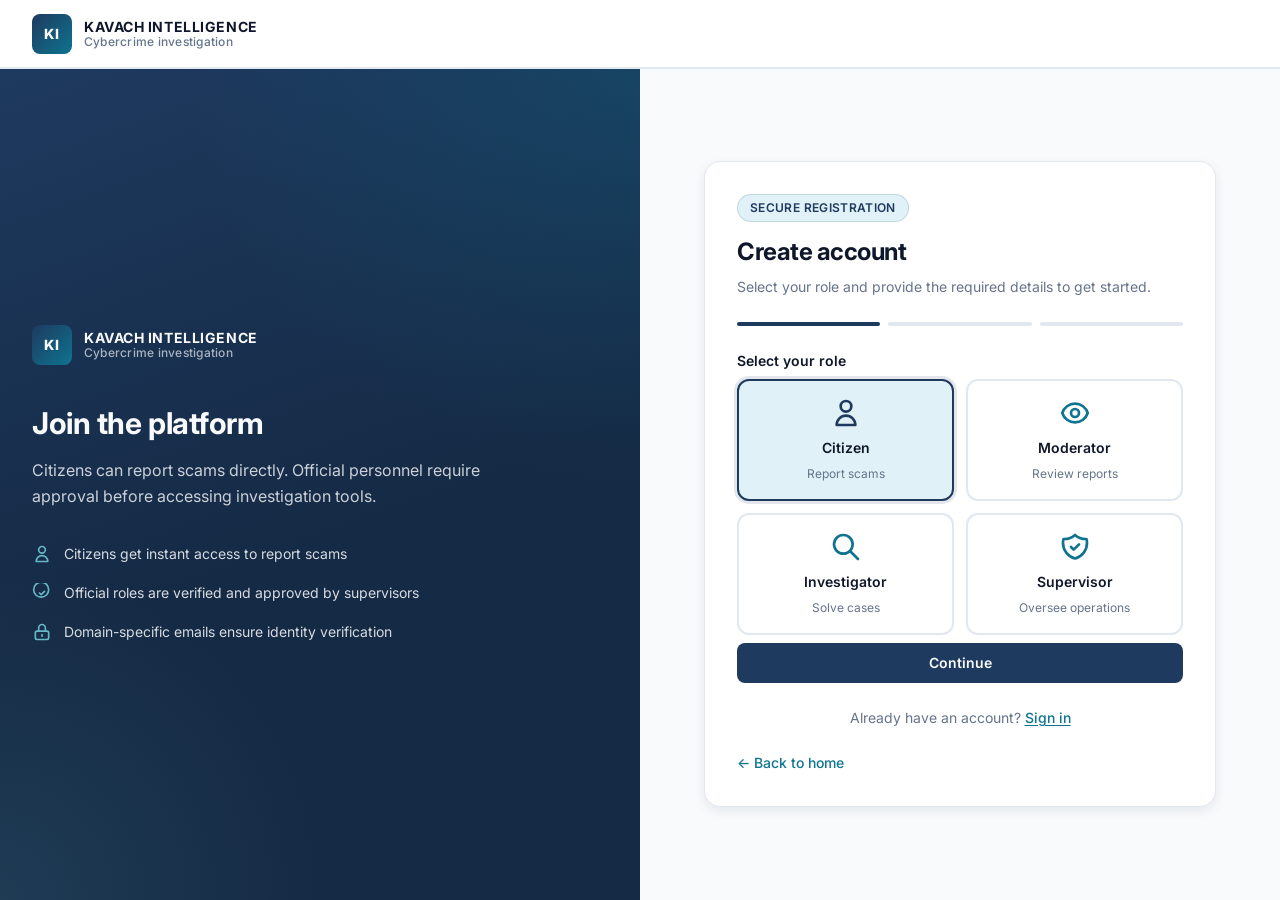
<file: frontend/signup.html>
<!DOCTYPE html>
<html lang="en">
  <head>
    <meta charset="UTF-8" />
    <meta name="viewport" content="width=device-width, initial-scale=1.0" />
    <meta
      name="description"
      content="Create your KAVACH INTELLIGENCE account — join as a citizen or request official access."
    />
    <title>Sign up — KAVACH INTELLIGENCE</title>
    <link rel="preconnect" href="https://fonts.googleapis.com" />
    <link rel="preconnect" href="https://fonts.gstatic.com" crossorigin />
    <link
      href="https://fonts.googleapis.com/css2?family=Inter:wght@400;500;600;700;800&display=swap"
      rel="stylesheet"
    />
    <link rel="stylesheet" href="css/variables.css" />
    <link rel="stylesheet" href="css/base.css" />
    <link rel="stylesheet" href="css/layout.css" />
    <link rel="stylesheet" href="css/components.css" />
    <link rel="stylesheet" href="css/auth.css" />
    <link rel="stylesheet" href="css/responsive.css" />
    <style>
      /* Signup-specific styles */
      .role-selector {
        display: grid;
        grid-template-columns: repeat(2, 1fr);
        gap: var(--space-3);
      }
      @media (min-width: 480px) {
        .role-selector {
          grid-template-columns: repeat(2, 1fr);
        }
      }
      .role-option {
        position: relative;
        cursor: pointer;
      }
      .role-option input {
        position: absolute;
        opacity: 0;
        pointer-events: none;
      }
      .role-option__card {
        display: flex;
        flex-direction: column;
        align-items: center;
        gap: var(--space-2);
        padding: var(--space-4) var(--space-3);
        border: 2px solid var(--color-border);
        border-radius: var(--radius-lg);
        background: var(--color-surface);
        transition: border-color 0.2s, box-shadow 0.2s, background 0.2s;
        text-align: center;
      }
      .role-option input:checked + .role-option__card {
        border-color: var(--color-primary);
        background: var(--color-accent-soft);
        box-shadow: 0 0 0 3px rgba(30,58,95,.12);
      }
      .role-option input:focus-visible + .role-option__card {
        outline: 2px solid var(--color-primary);
        outline-offset: 2px;
      }
      .role-option__card:hover {
        border-color: var(--color-accent);
        background: var(--color-background);
      }
      .role-option__icon {
        width: 2rem;
        height: 2rem;
        color: var(--color-accent);
      }
      .role-option input:checked + .role-option__card .role-option__icon {
        color: var(--color-primary);
      }
      .role-option__name {
        font-size: var(--text-sm);
        font-weight: 600;
        color: var(--color-text);
      }
      .role-option__desc {
        font-size: var(--text-xs);
        color: var(--color-text-muted);
        line-height: 1.4;
      }

      .email-hint {
        margin-top: var(--space-1);
        font-size: var(--text-xs);
        color: var(--color-accent);
        display: none;
      }
      .email-hint.is-visible {
        display: block;
      }
      .conditional-fields {
        display: none;
      }
      .conditional-fields.is-visible {
        display: block;
      }
      .form-row {
        display: grid;
        grid-template-columns: 1fr 1fr;
        gap: var(--space-4);
      }
      @media (max-width: 480px) {
        .form-row {
          grid-template-columns: 1fr;
        }
      }
      .alert--info {
        color: var(--color-primary);
        background: var(--color-accent-soft);
        border: 1px solid rgba(30,58,95,.15);
      }
      .alert--success {
        color: #047857;
        background: #ecfdf5;
        border: 1px solid rgba(4,120,87,.15);
      }
      .signup-card {
        max-width: 32rem;
      }
      .auth-steps {
        display: flex;
        gap: var(--space-2);
        margin-bottom: var(--space-6);
      }
      .auth-step {
        flex: 1;
        height: 4px;
        border-radius: 2px;
        background: var(--color-border);
        transition: background 0.3s;
      }
      .auth-step.is-active {
        background: var(--color-primary);
      }
      .auth-step.is-done {
        background: var(--color-primary);
      }
      .step-section {
        display: none;
        animation: fadeIn 0.25s ease;
      }
      .step-section.is-active {
        display: block;
      }
      @keyframes fadeIn {
        from { opacity: 0; transform: translateY(8px); }
        to { opacity: 1; transform: translateY(0); }
      }
    </style>
  </head>
  <body class="login-page">
    <a class="skip-link" href="#main">Skip to main content</a>

    <header class="site-header" role="banner">
      <div class="container site-header__inner">
        <a class="brand" href="index.html" aria-label="KAVACH INTELLIGENCE home">
          <span class="brand__mark" aria-hidden="true">KI</span>
          <span class="brand__text">
            <span class="brand__name">KAVACH INTELLIGENCE</span>
            <span class="brand__tagline">Cybercrime investigation</span>
          </span>
        </a>
      </div>
    </header>

    <div class="auth-layout">
      <aside class="auth-panel" aria-label="Platform information">
        <div class="auth-panel__inner">
          <a class="brand auth-panel__brand" href="index.html">
            <span class="brand__mark" aria-hidden="true">KI</span>
            <span class="brand__text">
              <span class="brand__name">KAVACH INTELLIGENCE</span>
              <span class="brand__tagline">Cybercrime investigation</span>
            </span>
          </a>
          <h2 class="auth-panel__title">Join the platform</h2>
          <p class="auth-panel__lead">
            Citizens can report scams directly. Official personnel require approval
            before accessing investigation tools.
          </p>
          <ul class="auth-panel__list">
            <li>
              <svg viewBox="0 0 24 24" fill="none" stroke="currentColor" stroke-width="2" aria-hidden="true">
                <path d="M16 7a4 4 0 11-8 0 4 4 0 018 0zM12 14a7 7 0 00-7 7h14a7 7 0 00-7-7z" stroke-linecap="round" stroke-linejoin="round" />
              </svg>
              Citizens get instant access to report scams
            </li>
            <li>
              <svg viewBox="0 0 24 24" fill="none" stroke="currentColor" stroke-width="2" aria-hidden="true">
                <path d="M9 12l2 2 4-4m5-2a9 9 0 11-18 0 9 9 0 0118 0z" stroke-linecap="round" stroke-linejoin="round" />
              </svg>
              Official roles are verified and approved by supervisors
            </li>
            <li>
              <svg viewBox="0 0 24 24" fill="none" stroke="currentColor" stroke-width="2" aria-hidden="true">
                <path d="M12 15v2m-6 4h12a2 2 0 002-2v-6a2 2 0 00-2-2H6a2 2 0 00-2 2v6a2 2 0 002 2zm10-10V7a4 4 0 00-8 0v4h8z" stroke-linecap="round" stroke-linejoin="round" />
              </svg>
              Domain-specific emails ensure identity verification
            </li>
          </ul>
        </div>
      </aside>

      <main class="auth-main" id="main">
        <div class="auth-card signup-card">
          <div class="auth-card__mobile-brand">
            <a class="brand" href="index.html">
              <span class="brand__mark" aria-hidden="true">KI</span>
              <span class="brand__text">
                <span class="brand__name">KAVACH INTELLIGENCE</span>
              </span>
            </a>
          </div>

          <div class="auth-card__header">
            <span class="badge badge--secure auth-badge">Secure registration</span>
            <h1>Create account</h1>
            <p>Select your role and provide the required details to get started.</p>
          </div>

          <!-- Progress Steps -->
          <div class="auth-steps" aria-label="Registration progress">
            <div class="auth-step is-active" data-step-bar="1"></div>
            <div class="auth-step" data-step-bar="2"></div>
            <div class="auth-step" data-step-bar="3"></div>
          </div>

          <div id="signup-error" class="alert alert--error" role="alert" hidden></div>
          <div id="signup-success" class="alert alert--success" role="alert" hidden></div>
          <div id="signup-pending" class="alert alert--info" role="alert" hidden></div>

          <form id="signup-form" class="auth-form" novalidate>
            <!-- STEP 1: Role Selection -->
            <div class="step-section is-active" data-step="1">
              <div class="form-field">
                <label class="form-field__label">Select your role</label>
                <div class="role-selector">
                  <label class="role-option">
                    <input type="radio" name="role" value="citizen" checked />
                    <div class="role-option__card">
                      <svg class="role-option__icon" viewBox="0 0 24 24" fill="none" stroke="currentColor" stroke-width="2">
                        <path d="M16 7a4 4 0 11-8 0 4 4 0 018 0zM12 14a7 7 0 00-7 7h14a7 7 0 00-7-7z" stroke-linecap="round" stroke-linejoin="round" />
                      </svg>
                      <span class="role-option__name">Citizen</span>
                      <span class="role-option__desc">Report scams</span>
                    </div>
                  </label>
                  <label class="role-option">
                    <input type="radio" name="role" value="moderator" />
                    <div class="role-option__card">
                      <svg class="role-option__icon" viewBox="0 0 24 24" fill="none" stroke="currentColor" stroke-width="2">
                        <path d="M15 12a3 3 0 11-6 0 3 3 0 016 0z" /><path d="M2.458 12C3.732 7.943 7.523 5 12 5c4.478 0 8.268 2.943 9.542 7-1.274 4.057-5.064 7-9.542 7-4.477 0-8.268-2.943-9.542-7z" stroke-linecap="round" stroke-linejoin="round" />
                      </svg>
                      <span class="role-option__name">Moderator</span>
                      <span class="role-option__desc">Review reports</span>
                    </div>
                  </label>
                  <label class="role-option">
                    <input type="radio" name="role" value="investigator" />
                    <div class="role-option__card">
                      <svg class="role-option__icon" viewBox="0 0 24 24" fill="none" stroke="currentColor" stroke-width="2">
                        <path d="M21 21l-6-6m2-5a7 7 0 11-14 0 7 7 0 0114 0z" stroke-linecap="round" />
                      </svg>
                      <span class="role-option__name">Investigator</span>
                      <span class="role-option__desc">Solve cases</span>
                    </div>
                  </label>
                  <label class="role-option">
                    <input type="radio" name="role" value="supervisor" />
                    <div class="role-option__card">
                      <svg class="role-option__icon" viewBox="0 0 24 24" fill="none" stroke="currentColor" stroke-width="2">
                        <path d="M9 12l2 2 4-4m5.618-4.016A11.955 11.955 0 0112 2.944a11.955 11.955 0 01-8.618 3.04A12.02 12.02 0 003 9c0 5.591 3.824 10.29 9 11.622 5.176-1.332 9-6.03 9-11.622 0-1.042-.133-2.052-.382-3.016z" stroke-linecap="round" stroke-linejoin="round" />
                      </svg>
                      <span class="role-option__name">Supervisor</span>
                      <span class="role-option__desc">Oversee operations</span>
                    </div>
                  </label>
                </div>
              </div>
              <button type="button" class="btn btn--primary" data-next-step="2">Continue</button>
            </div>

            <!-- STEP 2: Account Details -->
            <div class="step-section" data-step="2">
              <div class="form-field">
                <label class="form-field__label" for="signup-name">Full name</label>
                <input
                  class="form-field__input"
                  type="text"
                  id="signup-name"
                  name="name"
                  placeholder="e.g. Priya Sharma"
                  required
                  autocomplete="name"
                />
                <span id="error-name" class="form-field__error" role="alert" hidden></span>
              </div>

              <div class="form-field">
                <label class="form-field__label" for="signup-email">Email address</label>
                <input
                  class="form-field__input"
                  type="email"
                  id="signup-email"
                  name="email"
                  placeholder="you@citizen.ki"
                  required
                  autocomplete="email"
                />
                <span id="email-hint" class="email-hint is-visible">Use your <strong>@citizen.ki</strong> domain email</span>
                <span id="error-email" class="form-field__error" role="alert" hidden></span>
              </div>

              <div class="form-field">
                <label class="form-field__label" for="signup-password">Password</label>
                <input
                  class="form-field__input"
                  type="password"
                  id="signup-password"
                  name="password"
                  placeholder="Minimum 6 characters"
                  required
                  autocomplete="new-password"
                  minlength="6"
                />
                <span id="error-password" class="form-field__error" role="alert" hidden></span>
              </div>

              <div class="form-field">
                <label class="form-field__label" for="signup-phone">Phone number</label>
                <input
                  class="form-field__input"
                  type="tel"
                  id="signup-phone"
                  name="phone"
                  placeholder="+91 XXXXX XXXXX"
                  autocomplete="tel"
                />
              </div>

              <!-- Conditional fields for official roles -->
              <div class="conditional-fields" id="official-fields">
                <div class="form-field">
                  <label class="form-field__label" for="signup-badge">Badge ID</label>
                  <input
                    class="form-field__input"
                    type="text"
                    id="signup-badge"
                    name="badgeId"
                    placeholder="e.g. MOD-4521"
                    autocomplete="off"
                  />
                </div>
                <div class="form-field">
                  <label class="form-field__label" for="signup-bureau">Bureau / Department</label>
                  <input
                    class="form-field__input"
                    type="text"
                    id="signup-bureau"
                    name="bureau"
                    placeholder="e.g. Cyber Crime Unit — Zone 4"
                    autocomplete="organization"
                  />
                </div>
                <div class="form-field">
                  <label class="form-field__label" for="signup-legal">Legal / Government ID</label>
                  <input
                    class="form-field__input"
                    type="text"
                    id="signup-legal"
                    name="legal_id"
                    placeholder="e.g. Aadhaar or PAN"
                    autocomplete="off"
                  />
                </div>
              </div>

              <!-- Citizen-only field -->
              <div class="conditional-fields" id="citizen-fields">
                <div class="form-field">
                  <label class="form-field__label" for="signup-address">Address</label>
                  <textarea
                    class="form-field__input"
                    id="signup-address"
                    name="address"
                    rows="2"
                    placeholder="Your residential address (optional)"
                    autocomplete="street-address"
                  ></textarea>
                </div>
              </div>

              <div style="display: flex; gap: var(--space-3);">
                <button type="button" class="btn btn--ghost" data-prev-step="1">← Back</button>
                <button type="button" class="btn btn--primary" data-next-step="3" style="flex:1">Continue</button>
              </div>
            </div>

            <!-- STEP 3: Review & Submit -->
            <div class="step-section" data-step="3">
              <div style="margin-bottom: var(--space-5);">
                <h2 style="font-size: var(--text-lg); margin-bottom: var(--space-3);">Review your details</h2>
                <div id="review-summary" style="font-size: var(--text-sm); color: var(--color-text-muted); line-height: 1.8;">
                  <!-- filled by JS -->
                </div>
              </div>

              <div id="pending-notice" class="alert alert--info" hidden>
                <strong>Approval required:</strong> Your account will need supervisor/admin approval before you can sign in.
              </div>

              <div style="display: flex; gap: var(--space-3); margin-top: var(--space-4);">
                <button type="button" class="btn btn--ghost" data-prev-step="2">← Back</button>
                <button type="submit" class="btn btn--primary" id="submit-signup-btn" style="flex:1">Create account</button>
              </div>
            </div>
          </form>

          <p style="text-align:center; margin-top: var(--space-6); font-size: var(--text-sm); color: var(--color-text-muted);">
            Already have an account?
            <a href="login.html" style="color: var(--color-accent); font-weight: 500;">Sign in</a>
          </p>

          <a class="auth-card__back" href="index.html">&larr; Back to home</a>
        </div>
      </main>
    </div>

    <script src="js/auth.js"></script>
    <script src="js/signup.js"></script>
  </body>
</html>
</file>
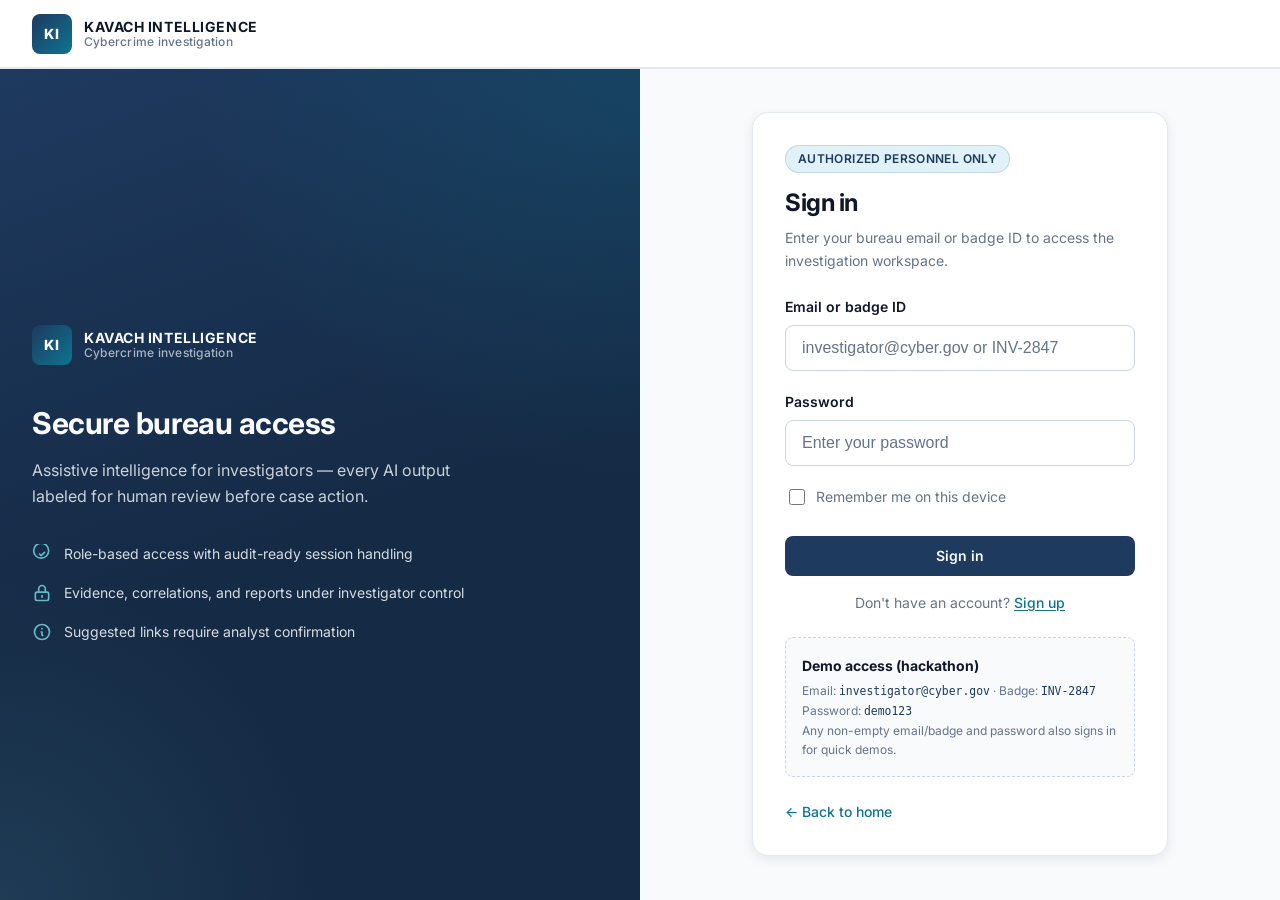
<file: frontend/supervisor.html>
<!DOCTYPE html>
<html lang="en">
  <head>
    <meta charset="UTF-8" />
    <meta name="viewport" content="width=device-width, initial-scale=1.0" />
    <meta
      name="description"
      content="KAVACH INTELLIGENCE supervisor portal — review queues, sign-offs, and operations."
    />
    <title>Supervisor Portal — KAVACH INTELLIGENCE</title>
    <link rel="preconnect" href="https://fonts.googleapis.com" />
    <link rel="preconnect" href="https://fonts.gstatic.com" crossorigin />
    <link
      href="https://fonts.googleapis.com/css2?family=Inter:wght@400;500;600;700;800&display=swap"
      rel="stylesheet"
    />
    <link rel="stylesheet" href="css/variables.css" />
    <link rel="stylesheet" href="css/base.css" />
    <link rel="stylesheet" href="css/layout.css" />
    <link rel="stylesheet" href="css/components.css" />
    <link rel="stylesheet" href="css/dashboard.css" />
    <link rel="stylesheet" href="css/responsive.css" />
    <style>
      /* Page-specific styling for the supervisor portal */
      .queue-item {
        padding: var(--space-5);
        border-bottom: 1px solid var(--color-border);
        transition: background var(--transition-fast);
      }
      .queue-item:hover {
        background: rgba(248, 250, 252, 0.8);
      }
      .queue-item:last-child {
        border-bottom: none;
      }
      .queue-item__header {
        display: flex;
        justify-content: space-between;
        align-items: flex-start;
        margin-bottom: var(--space-2);
        flex-wrap: wrap;
        gap: var(--space-2);
      }
      .queue-item__title {
        font-size: var(--text-base);
        font-weight: 700;
        color: var(--color-primary);
      }
      .queue-item__meta {
        font-size: var(--text-xs);
        color: var(--color-text-muted);
        margin-bottom: var(--space-3);
      }
      .queue-item__actions {
        display: flex;
        gap: var(--space-2);
        flex-wrap: wrap;
      }
      .supervisor-grid {
        display: grid;
        gap: var(--space-6);
      }
      @media (min-width: 1024px) {
        .supervisor-grid {
          grid-template-columns: 1.7fr 1fr;
          align-items: start;
        }
      }
      .access-denied-panel {
        text-align: center;
        padding: var(--space-16) var(--space-8);
        max-width: 32rem;
        margin: 4rem auto;
        background: var(--color-surface);
        border: 1px solid var(--color-border-strong);
        border-radius: var(--radius-lg);
        box-shadow: var(--shadow-lg);
      }
      .access-denied-panel svg {
        color: var(--color-danger);
        margin-bottom: var(--space-4);
      }
      .roster-list {
        display: flex;
        flex-direction: column;
        gap: var(--space-3);
      }
      .roster-card {
        padding: var(--space-4);
        background: var(--color-background);
        border: 1px solid var(--color-border);
        border-radius: var(--radius-md);
        display: flex;
        align-items: center;
        gap: var(--space-3);
      }
      .roster-card__avatar {
        width: 2.5rem;
        height: 2.5rem;
        border-radius: var(--radius-sm);
        background: var(--color-accent-soft);
        color: var(--color-accent);
        font-weight: 700;
        display: flex;
        align-items: center;
        justify-content: center;
        flex-shrink: 0;
      }
      .roster-card__info {
        flex: 1;
        min-width: 0;
      }
      .roster-card__name {
        font-size: var(--text-sm);
        font-weight: 600;
        color: var(--color-text);
      }
      .roster-card__cases {
        font-size: var(--text-xs);
        color: var(--color-text-muted);
      }
    </style>
  </head>
  <body class="app-body">
    <a class="skip-link" href="#main">Skip to main content</a>

    <!-- Gated Access Denied Container (Shown via JS if roles mismatch) -->
    <div id="access-denied-container" style="display: none;">
      <main class="app-content">
        <div class="access-denied-panel">
          <svg width="64" height="64" viewBox="0 0 24 24" fill="none" stroke="currentColor" stroke-width="1.5">
            <path d="M12 9v2m0 4h.01m-6.938 4h13.856c1.54 0 2.502-1.667 1.732-3L13.732 4c-.77-1.333-2.694-1.333-3.464 0L3.34 16c-.77 1.333.192 3 1.732 3z" stroke-linecap="round" stroke-linejoin="round" />
          </svg>
          <h1 class="search-hero__title" style="color: var(--color-danger);">Access Restricted</h1>
          <p class="search-hero__subtitle">Your investigator profile is not authorized to access the compliance, queue sign-off, or regulatory audit features of KAVACH.</p>
          <a href="dashboard.html" class="btn btn--primary">Return to Dashboard</a>
        </div>
      </main>
    </div>

    <!-- Main Authorized Dashboard Shell -->
    <div id="supervisor-dashboard-shell" class="app-shell" data-app-shell>
      <div class="app-sidebar__overlay" data-sidebar-overlay aria-hidden="true"></div>

      <aside id="app-sidebar" class="app-sidebar" data-app-sidebar aria-label="Application navigation">
        <div class="app-sidebar__head">
          <a class="brand" href="dashboard.html" aria-label="Dashboard home">
            <span class="brand__mark" aria-hidden="true">KI</span>
            <span class="brand__text">
              <span class="brand__name">KAVACH</span>
              <span class="brand__tagline">Intelligence</span>
            </span>
          </a>
          <button
            type="button"
            class="app-sidebar__collapse"
            data-sidebar-collapse
            aria-pressed="false"
            aria-label="Collapse sidebar"
          >
            <svg width="16" height="16" viewBox="0 0 24 24" fill="none" stroke="currentColor" stroke-width="2" aria-hidden="true">
              <path d="M11 19l-7-7 7-7m8 14l-7-7 7-7" stroke-linecap="round" stroke-linejoin="round" />
            </svg>
          </button>
        </div>

        <nav class="app-nav">
          <div class="app-nav__section">
            <p class="app-nav__label">Workspace</p>
            <ul>
              <li>
                <a class="app-nav__link" href="dashboard.html">
                  <span class="app-nav__icon" aria-hidden="true">
                    <svg viewBox="0 0 24 24" fill="none" stroke="currentColor" stroke-width="2">
                      <path d="M4 6a2 2 0 012-2h2a2 2 0 012 2v2a2 2 0 01-2 2H6a2 2 0 01-2-2V6zM14 6a2 2 0 012-2h2a2 2 0 012 2v2a2 2 0 01-2 2h-2a2 2 0 01-2-2V6zM4 16a2 2 0 012-2h2a2 2 0 012 2v2a2 2 0 01-2 2H6a2 2 0 01-2-2v-2zM14 16a2 2 0 012-2h2a2 2 0 012 2v2a2 2 0 01-2 2h-2a2 2 0 01-2-2v-2z" />
                    </svg>
                  </span>
                  <span class="app-nav__text">Dashboard</span>
                </a>
              </li>
              <li>
                <a class="app-nav__link" href="cases.html">
                  <span class="app-nav__icon" aria-hidden="true">
                    <svg viewBox="0 0 24 24" fill="none" stroke="currentColor" stroke-width="2">
                      <path d="M9 12h6m-6 4h6m2 5H7a2 2 0 01-2-2V5a2 2 0 012-2h5.586a1 1 0 01.707.293l5.414 5.414a1 1 0 01.293.707V19a2 2 0 01-2 2z" stroke-linecap="round" />
                    </svg>
                  </span>
                  <span class="app-nav__text">Cases</span>
                </a>
              </li>
              <li>
                <a class="app-nav__link" href="intelligence.html">
                  <span class="app-nav__icon" aria-hidden="true">
                    <svg viewBox="0 0 24 24" fill="none" stroke="currentColor" stroke-width="2">
                      <path d="M13 10V3L4 14h7v7l9-11h-7z" stroke-linecap="round" stroke-linejoin="round" />
                    </svg>
                  </span>
                  <span class="app-nav__text">Intelligence Feed</span>
                </a>
              </li>
              <li>
                <a class="app-nav__link" href="intelligence-search.html">
                  <span class="app-nav__icon" aria-hidden="true">
                    <svg viewBox="0 0 24 24" fill="none" stroke="currentColor" stroke-width="2">
                      <path d="M21 21l-6-6m2-5a7 7 0 11-14 0 7 7 0 0114 0z" stroke-linecap="round" />
                    </svg>
                  </span>
                  <span class="app-nav__text">Search</span>
                </a>
              </li>
            </ul>
          </div>
          <div class="app-nav__section">
            <p class="app-nav__label">Output</p>
            <ul>
              <li>
                <a class="app-nav__link is-disabled" href="#" aria-disabled="true" tabindex="-1">
                  <span class="app-nav__icon" aria-hidden="true">
                    <svg viewBox="0 0 24 24" fill="none" stroke="currentColor" stroke-width="2">
                      <path d="M9 17v-2m3 2v-4m3 4v-6m2 10H7a2 2 0 01-2-2V5a2 2 0 012-2h5.586a1 1 0 01.707.293l5.414 5.414a1 1 0 01.293.707V19a2 2 0 01-2 2z" stroke-linecap="round" />
                    </svg>
                  </span>
                  <span class="app-nav__text">Reports</span>
                  <span class="app-nav__badge">Soon</span>
                </a>
              </li>
              <li>
                <a class="app-nav__link is-disabled" href="#" aria-disabled="true" tabindex="-1">
                  <span class="app-nav__icon" aria-hidden="true">
                    <svg viewBox="0 0 24 24" fill="none" stroke="currentColor" stroke-width="2">
                      <path d="M10.325 4.317c.426-1.756 2.924-1.756 3.35 0a1.724 1.724 0 002.573 1.066c1.543-.94 3.31.826 2.37 2.37a1.724 1.724 0 001.065 2.572c1.756.426 1.756 2.924 0 3.35a1.724 1.724 0 00-1.066 2.573c.94 1.543-.826 3.31-2.37 2.37a1.724 1.724 0 00-2.572 1.065c-.426 1.756-2.924 1.756-3.35 0a1.724 1.724 0 00-2.573-1.066c-1.543.94-3.31-.826-2.37-2.37a1.724 1.724 0 00-1.065-2.572c-1.756-.426-1.756-2.924 0-3.35a1.724 1.724 0 001.066-2.573c-.94-1.543.826-3.31 2.37-2.37.996.608 2.296.07 2.572-1.065z" />
                      <path d="M15 12a3 3 0 11-6 0 3 3 0 016 0z" />
                    </svg>
                  </span>
                  <span class="app-nav__text">Settings</span>
                  <span class="app-nav__badge">Soon</span>
                </a>
              </li>
            </ul>
          </div>
          <div class="app-nav__section" data-nav-mgmt hidden>
            <p class="app-nav__label">Management</p>
            <ul>
              <li>
                <a class="app-nav__link is-active" href="supervisor.html" data-nav-supervisor aria-current="page">
                  <span class="app-nav__icon" aria-hidden="true">
                    <svg viewBox="0 0 24 24" fill="none" stroke="currentColor" stroke-width="2">
                      <path d="M9 12l2 2 4-4m5.618-4.016A11.955 11.955 0 0112 2.944a11.955 11.955 0 01-8.618 3.04A12.02 12.02 0 003 9c0 5.591 3.824 10.29 9 11.622 5.176-1.332 9-6.03 9-11.622 0-1.042-.133-2.052-.382-3.016z" stroke-linecap="round" stroke-linejoin="round" />
                    </svg>
                  </span>
                  <span class="app-nav__text">Supervisor Portal</span>
                </a>
              </li>
              <li>
                <a class="app-nav__link" href="admin.html" data-nav-admin>
                  <span class="app-nav__icon" aria-hidden="true">
                    <svg viewBox="0 0 24 24" fill="none" stroke="currentColor" stroke-width="2">
                      <path d="M12 15v2m-6 4h12a2 2 0 002-2v-6a2 2 0 00-2-2H6a2 2 0 00-2 2v6a2 2 0 002 2zm10-10V7a4 4 0 00-8 0v4h8z" stroke-linecap="round" stroke-linejoin="round" />
                    </svg>
                  </span>
                  <span class="app-nav__text">Admin Panel</span>
                </a>
              </li>
            </ul>
          </div>
        </nav>
      </aside>

      <div class="app-main">
        <header class="app-topbar" role="banner">
          <button
            type="button"
            class="app-topbar__menu"
            data-sidebar-toggle
            aria-expanded="false"
            aria-controls="app-sidebar"
            aria-label="Open navigation menu"
          >
            <svg viewBox="0 0 24 24" fill="none" stroke="currentColor" stroke-width="2" width="20" height="20" aria-hidden="true">
              <path d="M4 6h16M4 12h16M4 18h16" stroke-linecap="round" />
            </svg>
          </button>

          <form class="app-search" role="search" action="intelligence-search.html" method="GET">
            <label class="sr-only" for="global-search">Search cases and intelligence</label>
            <svg class="app-search__icon" viewBox="0 0 24 24" fill="none" stroke="currentColor" stroke-width="2" aria-hidden="true">
              <path d="M21 21l-6-6m2-5a7 7 0 11-14 0 7 7 0 0114 0z" stroke-linecap="round" />
            </svg>
            <input
              class="app-search__input"
              type="search"
              id="global-search"
              name="q"
              placeholder="Search cases, domains, UPI handles…"
              autocomplete="off"
            />
          </form>

          <div class="app-topbar__actions">
            <button type="button" class="icon-btn" aria-label="Notifications, 3 unread">
              <svg viewBox="0 0 24 24" fill="none" stroke="currentColor" stroke-width="2" aria-hidden="true">
                <path d="M15 17h5l-1.405-1.405A2.032 2.032 0 0118 14.158V11a6.002 6.002 0 00-4-5.659V5a2 2 0 10-4 0v.341C7.67 6.165 6 8.388 6 11v3.159c0 .538-.214 1.055-.595 1.436L4 17h5m6 0v1a3 3 0 11-6 0v-1m6 0H9" stroke-linecap="round" stroke-linejoin="round" />
              </svg>
              <span class="icon-btn__badge" data-notification-count>3</span>
            </button>

            <div class="user-menu" data-user-menu>
              <button
                type="button"
                class="user-menu__trigger"
                data-user-menu-trigger
                aria-expanded="false"
                aria-haspopup="true"
              >
                <span class="user-menu__avatar" data-user-avatar aria-hidden="true">PS</span>
                <span class="user-menu__name" data-user-name>Supervisor</span>
                <svg width="16" height="16" viewBox="0 0 24 24" fill="none" stroke="currentColor" stroke-width="2" aria-hidden="true">
                  <path d="M19 9l-7 7-7-7" stroke-linecap="round" stroke-linejoin="round" />
                </svg>
              </button>
              <div class="user-menu__dropdown" role="menu">
                <p class="user-menu__meta">
                  <strong data-user-menu-name>Supervisor</strong><br />
                  <span data-user-menu-meta>Cyber Crime Compliance Unit</span>
                </p>
                <a class="user-menu__item" href="cases.html" role="menuitem">My cases</a>
                <button type="button" class="user-menu__item user-menu__item--danger" data-sign-out role="menuitem">
                  Sign out
                </button>
              </div>
            </div>
          </div>
        </header>

        <main class="app-content" id="main">
          <header class="page-header">
            <div>
              <h1 class="page-header__title">Supervisor Portal</h1>
              <p class="page-header__subtitle">
                Oversight queue — review investigator reports, compliance validation, and sign-offs.
              </p>
            </div>
          </header>

          <section aria-label="Supervisor statistics">
            <div class="stats-grid">
              <article class="stat-card">
                <p class="stat-card__label">Pending Approvals</p>
                <p class="stat-card__value" id="stats-pending-count">3</p>
                <p class="stat-card__hint">Requires review</p>
              </article>
              <article class="stat-card stat-card--up">
                <p class="stat-card__label">Average Review Time</p>
                <p class="stat-card__value">14h</p>
                <p class="stat-card__hint">Goal: Under 24 hours</p>
              </article>
              <article class="stat-card">
                <p class="stat-card__label">Compliance Score</p>
                <p class="stat-card__value">100%</p>
                <p class="stat-card__hint">Valid OCR metadata</p>
              </article>
              <article class="stat-card">
                <p class="stat-card__label">Active Analysts</p>
                <p class="stat-card__value">4</p>
                <p class="stat-card__hint">Reporting to you</p>
              </article>
            </div>
          </se          <div class="supervisor-grid" style="grid-template-columns: 1fr;">
            <section class="panel" aria-labelledby="queue-title">
              <div class="panel__header" style="flex-wrap: wrap; gap: var(--space-4);">
                <h2 class="panel__title" id="queue-title">Oversight & Compliance Controls</h2>
                <div class="tab-controls" style="display:flex; gap:var(--space-2); flex-wrap:wrap;">
                  <button type="button" class="btn btn--primary" id="tab-cases-btn">Cases Awaiting Review</button>
                  <button type="button" class="btn btn--secondary" id="tab-signups-btn">Signups Pending Review</button>
                  <button type="button" class="btn btn--secondary" id="tab-suspensions-btn">Suspension Reviews</button>
                </div>
              </div>
              <div class="panel__body">
                <!-- Cases Tab -->
                <div id="tab-cases-content">
                  <div id="review-queue-container" class="alert-panel__list">
                    <!-- JS dynamically renders case review queue items -->
                  </div>
                </div>

                <!-- Signups Tab -->
                <div id="tab-signups-content" hidden>
                  <table class="data-table">
                    <thead>
                      <tr>
                        <th scope="col">Name</th>
                        <th scope="col">Email</th>
                        <th scope="col">Role Requested</th>
                        <th scope="col">Badge & Bureau</th>
                        <th scope="col">Actions</th>
                      </tr>
                    </thead>
                    <tbody id="signup-requests-tbody">
                      <!-- Filled by JS -->
                    </tbody>
                  </table>
                </div>

                <!-- Suspensions Tab -->
                <div id="tab-suspensions-content" hidden>
                  <table class="data-table">
                    <thead>
                      <tr>
                        <th scope="col">Requester</th>
                        <th scope="col">Target Account</th>
                        <th scope="col">Reason Given</th>
                        <th scope="col">Status</th>
                        <th scope="col">Actions</th>
                      </tr>
                    </thead>
                    <tbody id="suspensions-tbody">
                      <!-- Filled by JS -->
                    </tbody>
                  </table>
                </div>
              </div>
            </section>
          </div>  </div>
        </main>
      </div>
    </div>

    <script src="js/auth.js"></script>
    <script src="js/mock-data.js"></script>
    <script src="js/supervisor.js"></script>
    <script src="js/main.js"></script>
  </body>
</html>
</file>
<file: frontend/css/variables.css>
:root {
  /* Brand — government-grade operational palette */
  --color-primary: #1e3a5f;
  --color-primary-hover: #2a4a73;
  --color-primary-dark: #152a45;
  --color-accent: #0e7490;
  --color-accent-muted: #67b8c7;
  --color-accent-soft: #e0f2f7;

  --color-background: #f8fafc;
  --color-surface: #ffffff;
  --color-surface-elevated: #ffffff;
  --color-border: #e2e8f0;
  --color-border-strong: #cbd5e1;

  --color-text: #0f172a;
  --color-text-muted: #64748b;
  --color-text-inverse: #f8fafc;

  --color-success: #15803d;
  --color-warning: #b45309;
  --color-danger: #b91c1c;
  --color-info: #1d4ed8;

  /* Typography */
  --font-sans: "Inter", system-ui, -apple-system, BlinkMacSystemFont, "Segoe UI",
    Roboto, sans-serif;
  --font-mono: ui-monospace, "Cascadia Code", "Source Code Pro", monospace;

  --text-xs: 0.75rem;
  --text-sm: 0.875rem;
  --text-base: 1rem;
  --text-lg: 1.125rem;
  --text-xl: 1.25rem;
  --text-2xl: 1.5rem;
  --text-3xl: 1.875rem;
  --text-4xl: 2.25rem;
  --text-5xl: 3rem;

  --leading-tight: 1.2;
  --leading-normal: 1.5;
  --leading-relaxed: 1.65;

  /* Spacing (4px base) */
  --space-1: 0.25rem;
  --space-2: 0.5rem;
  --space-3: 0.75rem;
  --space-4: 1rem;
  --space-5: 1.25rem;
  --space-6: 1.5rem;
  --space-8: 2rem;
  --space-10: 2.5rem;
  --space-12: 3rem;
  --space-16: 4rem;
  --space-20: 5rem;
  --space-24: 6rem;

  /* Layout */
  --container-max: 80rem;
  --header-height: 4.25rem;
  --radius-sm: 0.375rem;
  --radius-md: 0.5rem;
  --radius-lg: 0.75rem;
  --radius-xl: 1rem;

  /* Shadows */
  --shadow-sm: 0 1px 2px rgba(15, 23, 42, 0.05);
  --shadow-md: 0 4px 12px rgba(15, 23, 42, 0.08);
  --shadow-lg: 0 12px 32px rgba(15, 23, 42, 0.1);
  --shadow-header: 0 1px 0 var(--color-border);

  /* Motion */
  --transition-fast: 150ms ease;
  --transition-base: 220ms ease;

  /* Focus */
  --focus-ring: 0 0 0 3px rgba(14, 116, 144, 0.35);
}
</file>
<file: frontend/css/base.css>
*,
*::before,
*::after {
  box-sizing: border-box;
}

html {
  scroll-behavior: smooth;
}

@media (prefers-reduced-motion: reduce) {
  html {
    scroll-behavior: auto;
  }

  *,
  *::before,
  *::after {
    animation-duration: 0.01ms !important;
    animation-iteration-count: 1 !important;
    transition-duration: 0.01ms !important;
  }
}

body {
  margin: 0;
  font-family: var(--font-sans);
  font-size: var(--text-base);
  line-height: var(--leading-normal);
  color: var(--color-text);
  background-color: var(--color-background);
  -webkit-font-smoothing: antialiased;
  -moz-osx-font-smoothing: grayscale;
}

img,
svg {
  display: block;
  max-width: 100%;
}

a {
  color: var(--color-accent);
  text-decoration-thickness: 1px;
  text-underline-offset: 0.15em;
}

a:hover {
  color: var(--color-primary);
}

h1,
h2,
h3,
h4,
p {
  margin: 0;
}

h1 {
  font-size: clamp(var(--text-3xl), 5vw, var(--text-5xl));
  font-weight: 700;
  line-height: var(--leading-tight);
  letter-spacing: -0.02em;
}

h2 {
  font-size: clamp(var(--text-2xl), 3.5vw, var(--text-4xl));
  font-weight: 700;
  line-height: var(--leading-tight);
  letter-spacing: -0.015em;
}

h3 {
  font-size: var(--text-lg);
  font-weight: 600;
  line-height: var(--leading-tight);
}

ul,
ol {
  margin: 0;
  padding: 0;
  list-style: none;
}

button {
  font: inherit;
  cursor: pointer;
}

:focus-visible {
  outline: none;
  box-shadow: var(--focus-ring);
}

.skip-link {
  position: absolute;
  top: var(--space-2);
  left: var(--space-2);
  z-index: 1000;
  padding: var(--space-2) var(--space-4);
  background: var(--color-primary);
  color: var(--color-text-inverse);
  border-radius: var(--radius-md);
  font-weight: 600;
  text-decoration: none;
  transform: translateY(-200%);
  transition: transform var(--transition-fast);
}

.skip-link:focus {
  transform: translateY(0);
}

.sr-only {
  position: absolute;
  width: 1px;
  height: 1px;
  padding: 0;
  margin: -1px;
  overflow: hidden;
  clip: rect(0, 0, 0, 0);
  white-space: nowrap;
  border: 0;
}
</file>
<file: frontend/css/layout.css>
.container {
  width: 100%;
  max-width: var(--container-max);
  margin-inline: auto;
  padding-inline: var(--space-4);
}

@media (min-width: 768px) {
  .container {
    padding-inline: var(--space-6);
  }
}

@media (min-width: 1024px) {
  .container {
    padding-inline: var(--space-8);
  }
}

.section {
  padding-block: var(--space-16);
}

@media (min-width: 768px) {
  .section {
    padding-block: var(--space-20);
  }
}

.section--tight {
  padding-block: var(--space-12);
}

.section__header {
  max-width: 42rem;
  margin-bottom: var(--space-10);
}

.section__header--center {
  margin-inline: auto;
  text-align: center;
}

.section__eyebrow {
  display: inline-block;
  margin-bottom: var(--space-3);
  font-size: var(--text-sm);
  font-weight: 600;
  letter-spacing: 0.06em;
  text-transform: uppercase;
  color: var(--color-accent);
}

.section__lead {
  margin-top: var(--space-4);
  font-size: var(--text-lg);
  line-height: var(--leading-relaxed);
  color: var(--color-text-muted);
}

.grid {
  display: grid;
  gap: var(--space-6);
}

.grid--2 {
  grid-template-columns: 1fr;
}

.grid--3 {
  grid-template-columns: 1fr;
}

@media (min-width: 640px) {
  .grid--2 {
    grid-template-columns: repeat(2, 1fr);
  }
}

@media (min-width: 768px) {
  .grid--3 {
    grid-template-columns: repeat(2, 1fr);
  }
}

@media (min-width: 1024px) {
  .grid--3 {
    grid-template-columns: repeat(3, 1fr);
  }
}

.grid--capabilities {
  grid-template-columns: 1fr;
}

@media (min-width: 640px) {
  .grid--capabilities {
    grid-template-columns: repeat(2, 1fr);
  }
}

@media (min-width: 1200px) {
  .grid--capabilities {
    grid-template-columns: repeat(3, 1fr);
  }

  .grid--capabilities .capability-card:last-child {
    grid-column: 2 / 3;
  }
}

@media (min-width: 1280px) {
  .grid--capabilities {
    grid-template-columns: repeat(5, 1fr);
  }

  .grid--capabilities .capability-card:last-child {
    grid-column: auto;
  }
}
</file>
<file: frontend/css/components.css>
/* Header */
.site-header {
  position: sticky;
  top: 0;
  z-index: 100;
  height: var(--header-height);
  background: rgba(255, 255, 255, 0.92);
  backdrop-filter: blur(10px);
  border-bottom: 1px solid var(--color-border);
  box-shadow: var(--shadow-header);
}

.site-header__inner {
  display: flex;
  align-items: center;
  justify-content: space-between;
  height: 100%;
  gap: var(--space-4);
}

.brand {
  display: flex;
  align-items: center;
  gap: var(--space-3);
  text-decoration: none;
  color: var(--color-text);
}

.brand:hover {
  color: var(--color-primary);
}

.brand__mark {
  display: flex;
  align-items: center;
  justify-content: center;
  width: 2.5rem;
  height: 2.5rem;
  background: linear-gradient(135deg, var(--color-primary) 0%, var(--color-accent) 100%);
  border-radius: var(--radius-md);
  color: var(--color-text-inverse);
  font-weight: 800;
  font-size: var(--text-sm);
  letter-spacing: 0.04em;
  flex-shrink: 0;
}

.brand__text {
  display: flex;
  flex-direction: column;
  line-height: 1.15;
}

.brand__name {
  font-size: var(--text-sm);
  font-weight: 700;
  letter-spacing: 0.04em;
  text-transform: uppercase;
}

.brand__tagline {
  font-size: var(--text-xs);
  font-weight: 500;
  color: var(--color-text-muted);
  letter-spacing: 0.02em;
}

/* Navigation */
.nav-toggle {
  display: flex;
  align-items: center;
  justify-content: center;
  width: 2.75rem;
  height: 2.75rem;
  padding: 0;
  border: 1px solid var(--color-border);
  border-radius: var(--radius-md);
  background: var(--color-surface);
  color: var(--color-primary);
}

.nav-toggle__icon {
  width: 1.25rem;
  height: 1.25rem;
}

.nav-toggle__bar {
  display: block;
  width: 100%;
  height: 2px;
  background: currentColor;
  border-radius: 1px;
  transition: transform var(--transition-base), opacity var(--transition-base);
}

.nav-toggle__bar + .nav-toggle__bar {
  margin-top: 5px;
}

.nav-toggle[aria-expanded="true"] .nav-toggle__bar:nth-child(1) {
  transform: translateY(7px) rotate(45deg);
}

.nav-toggle[aria-expanded="true"] .nav-toggle__bar:nth-child(2) {
  opacity: 0;
}

.nav-toggle[aria-expanded="true"] .nav-toggle__bar:nth-child(3) {
  transform: translateY(-7px) rotate(-45deg);
}

.site-nav {
  display: none;
}

.site-nav.is-open {
  display: block;
  position: absolute;
  top: var(--header-height);
  left: 0;
  right: 0;
  padding: var(--space-4);
  background: var(--color-surface);
  border-bottom: 1px solid var(--color-border);
  box-shadow: var(--shadow-md);
}

.site-nav__list {
  display: flex;
  flex-direction: column;
  gap: var(--space-1);
}

.site-nav__link {
  display: block;
  padding: var(--space-3) var(--space-4);
  font-weight: 500;
  color: var(--color-text);
  text-decoration: none;
  border-radius: var(--radius-md);
  transition: background var(--transition-fast), color var(--transition-fast);
}

.site-nav__link:hover,
.site-nav__link.is-active {
  background: var(--color-accent-soft);
  color: var(--color-primary);
}

.header-actions {
  display: none;
}

/* Buttons */
.btn {
  display: inline-flex;
  align-items: center;
  justify-content: center;
  gap: var(--space-2);
  padding: var(--space-3) var(--space-5);
  font-size: var(--text-sm);
  font-weight: 600;
  line-height: 1;
  text-decoration: none;
  border: 1px solid transparent;
  border-radius: var(--radius-md);
  transition: background var(--transition-fast), color var(--transition-fast),
    border-color var(--transition-fast), transform var(--transition-fast);
}

.btn:active {
  transform: translateY(1px);
}

.btn--primary {
  background: var(--color-primary);
  color: var(--color-text-inverse);
}

.btn--primary:hover {
  background: var(--color-primary-hover);
  color: var(--color-text-inverse);
}

.btn--secondary {
  background: var(--color-surface);
  color: var(--color-primary);
  border-color: var(--color-border-strong);
}

.btn--secondary:hover {
  background: var(--color-background);
  border-color: var(--color-primary);
}

.btn--accent {
  background: var(--color-accent);
  color: var(--color-text-inverse);
}

.btn--accent:hover {
  background: #0c6378;
  color: var(--color-text-inverse);
}

.btn--lg {
  padding: var(--space-4) var(--space-6);
  font-size: var(--text-base);
}

/* Cards */
.card {
  background: var(--color-surface);
  border: 1px solid var(--color-border);
  border-radius: var(--radius-lg);
  box-shadow: var(--shadow-sm);
  transition: box-shadow var(--transition-base), border-color var(--transition-base),
    transform var(--transition-base);
}

.card:hover {
  border-color: var(--color-border-strong);
  box-shadow: var(--shadow-md);
}

.capability-card {
  padding: var(--space-6);
  height: 100%;
}

.capability-card__icon {
  display: flex;
  align-items: center;
  justify-content: center;
  width: 3rem;
  height: 3rem;
  margin-bottom: var(--space-4);
  background: var(--color-accent-soft);
  color: var(--color-accent);
  border-radius: var(--radius-md);
}

.capability-card__icon svg {
  width: 1.5rem;
  height: 1.5rem;
}

.capability-card__title {
  margin-bottom: var(--space-2);
}

.capability-card__text {
  font-size: var(--text-sm);
  line-height: var(--leading-relaxed);
  color: var(--color-text-muted);
}

/* Workflow steps */
.workflow {
  display: grid;
  gap: var(--space-6);
  counter-reset: workflow;
}

.workflow-step {
  position: relative;
  display: grid;
  grid-template-columns: auto 1fr;
  gap: var(--space-5);
  padding: var(--space-6);
  background: var(--color-surface);
  border: 1px solid var(--color-border);
  border-radius: var(--radius-lg);
  box-shadow: var(--shadow-sm);
}

.workflow-step__number {
  display: flex;
  align-items: center;
  justify-content: center;
  width: 3rem;
  height: 3rem;
  font-size: var(--text-lg);
  font-weight: 700;
  color: var(--color-text-inverse);
  background: var(--color-primary);
  border-radius: var(--radius-md);
  flex-shrink: 0;
}

.workflow-step__title {
  margin-bottom: var(--space-2);
}

.workflow-step__text {
  font-size: var(--text-sm);
  color: var(--color-text-muted);
  line-height: var(--leading-relaxed);
}

/* Trust strip */
.trust-strip {
  background: var(--color-primary);
  color: var(--color-text-inverse);
}

.trust-strip__grid {
  display: grid;
  gap: var(--space-6);
}

.trust-item {
  display: flex;
  flex-direction: column;
  gap: var(--space-2);
}

.trust-item__label {
  font-size: var(--text-xs);
  font-weight: 600;
  letter-spacing: 0.08em;
  text-transform: uppercase;
  color: var(--color-accent-muted);
}

.trust-item__value {
  font-size: var(--text-base);
  font-weight: 500;
  line-height: var(--leading-relaxed);
}

/* Badge */
.badge {
  display: inline-flex;
  align-items: center;
  gap: var(--space-2);
  padding: var(--space-1) var(--space-3);
  font-size: var(--text-xs);
  font-weight: 600;
  letter-spacing: 0.03em;
  text-transform: uppercase;
  color: var(--color-accent);
  background: var(--color-accent-soft);
  border: 1px solid rgba(14, 116, 144, 0.2);
  border-radius: 999px;
}

.badge--ai {
  color: var(--color-info);
  background: #eff6ff;
  border-color: rgba(29, 78, 216, 0.2);
}

/* Footer */
.site-footer {
  padding-block: var(--space-12);
  background: var(--color-primary-dark);
  color: rgba(248, 250, 252, 0.85);
}

.site-footer a {
  color: var(--color-accent-muted);
  text-decoration: none;
}

.site-footer a:hover {
  color: var(--color-text-inverse);
}

.site-footer__grid {
  display: grid;
  gap: var(--space-8);
  margin-bottom: var(--space-10);
}

.site-footer__brand {
  max-width: 20rem;
}

.site-footer__brand .brand__name {
  color: var(--color-text-inverse);
}

.site-footer__brand .brand__tagline {
  color: rgba(248, 250, 252, 0.6);
}

.site-footer__desc {
  margin-top: var(--space-4);
  font-size: var(--text-sm);
  line-height: var(--leading-relaxed);
  color: rgba(248, 250, 252, 0.7);
}

.site-footer__heading {
  margin-bottom: var(--space-4);
  font-size: var(--text-sm);
  font-weight: 600;
  letter-spacing: 0.04em;
  text-transform: uppercase;
  color: var(--color-text-inverse);
}

.site-footer__links {
  display: flex;
  flex-direction: column;
  gap: var(--space-2);
}

.site-footer__bottom {
  display: flex;
  flex-direction: column;
  gap: var(--space-3);
  padding-top: var(--space-6);
  border-top: 1px solid rgba(248, 250, 252, 0.12);
  font-size: var(--text-sm);
  color: rgba(248, 250, 252, 0.55);
}

@media (min-width: 768px) {
  .site-footer__grid {
    grid-template-columns: 1.5fr 1fr 1fr;
  }

  .site-footer__bottom {
    flex-direction: row;
    justify-content: space-between;
    align-items: center;
  }
}

/* Forms */
.form-field {
  display: flex;
  flex-direction: column;
  gap: var(--space-2);
}

.form-field__label {
  font-size: var(--text-sm);
  font-weight: 600;
  color: var(--color-text);
}

.form-field__input {
  width: 100%;
  padding: var(--space-3) var(--space-4);
  font-size: var(--text-base);
  line-height: 1.25;
  color: var(--color-text);
  background: var(--color-surface);
  border: 1px solid var(--color-border-strong);
  border-radius: var(--radius-md);
  transition: border-color var(--transition-fast), box-shadow var(--transition-fast);
}

.form-field__input::placeholder {
  color: var(--color-text-muted);
}

.form-field__input:hover {
  border-color: var(--color-primary);
}

.form-field__input:focus {
  border-color: var(--color-accent);
  box-shadow: var(--focus-ring);
}

.form-field__input[aria-invalid="true"] {
  border-color: var(--color-danger);
}

.form-field__error {
  font-size: var(--text-xs);
  color: var(--color-danger);
  min-height: 1rem;
}

.form-field__error[hidden] {
  display: none;
}

.form-checkbox {
  display: inline-flex;
  align-items: center;
  gap: var(--space-2);
  font-size: var(--text-sm);
  color: var(--color-text-muted);
  cursor: pointer;
}

.form-checkbox input {
  width: 1rem;
  height: 1rem;
  accent-color: var(--color-primary);
}

/* Alerts */
.alert {
  padding: var(--space-3) var(--space-4);
  border: 1px solid transparent;
  border-radius: var(--radius-md);
  font-size: var(--text-sm);
  line-height: var(--leading-normal);
}

.alert--error {
  color: #7f1d1d;
  background: #fef2f2;
  border-color: #fecaca;
}

.alert--success {
  color: #14532d;
  background: #f0fdf4;
  border-color: #bbf7d0;
}

.alert[hidden] {
  display: none;
}

/* Data table */
.data-table {
  width: 100%;
  border-collapse: collapse;
  font-size: var(--text-sm);
}

.data-table th,
.data-table td {
  padding: var(--space-3) var(--space-5);
  text-align: left;
  border-bottom: 1px solid var(--color-border);
}

.data-table th {
  font-size: var(--text-xs);
  font-weight: 600;
  letter-spacing: 0.04em;
  text-transform: uppercase;
  color: var(--color-text-muted);
  background: var(--color-background);
}

.data-table tbody tr:hover {
  background: rgba(248, 250, 252, 0.8);
}

.data-table tbody tr:last-child td {
  border-bottom: none;
}

/* Status & priority */
.status-chip {
  display: inline-flex;
  align-items: center;
  padding: var(--space-1) var(--space-2);
  font-size: var(--text-xs);
  font-weight: 600;
  border-radius: 999px;
  text-transform: capitalize;
}

.status-chip--active {
  color: var(--color-success);
  background: #f0fdf4;
}

.status-chip--review {
  color: var(--color-info);
  background: #eff6ff;
}

.status-chip--pending {
  color: var(--color-warning);
  background: #fffbeb;
}

.status-chip--closed {
  color: var(--color-text-muted);
  background: var(--color-background);
}

.priority-badge {
  display: inline-flex;
  font-size: var(--text-xs);
  font-weight: 600;
}

.priority-badge--high {
  color: var(--color-danger);
}

.priority-badge--medium {
  color: var(--color-warning);
}

.priority-badge--low {
  color: var(--color-text-muted);
}
</file>
<file: frontend/css/landing.css>
/* Hero */
.hero {
  position: relative;
  padding-block: var(--space-16) var(--space-12);
  overflow: hidden;
}

@media (min-width: 768px) {
  .hero {
    padding-block: var(--space-20) var(--space-16);
  }
}

.hero::before {
  content: "";
  position: absolute;
  inset: 0;
  background:
    radial-gradient(ellipse 80% 60% at 100% 0%, rgba(14, 116, 144, 0.08), transparent),
    radial-gradient(ellipse 60% 50% at 0% 100%, rgba(30, 58, 95, 0.06), transparent);
  pointer-events: none;
}

.hero__inner {
  position: relative;
  display: grid;
  gap: var(--space-10);
  align-items: center;
}

@media (min-width: 1024px) {
  .hero__inner {
    grid-template-columns: 1.1fr 0.9fr;
    gap: var(--space-12);
  }
}

.hero__content {
  max-width: 38rem;
}

.hero__badges {
  display: flex;
  flex-wrap: wrap;
  gap: var(--space-2);
  margin-bottom: var(--space-5);
}

.hero__title {
  margin-bottom: var(--space-5);
}

.hero__title em {
  font-style: normal;
  color: var(--color-primary);
}

.hero__subtitle {
  font-size: var(--text-lg);
  line-height: var(--leading-relaxed);
  color: var(--color-text-muted);
  margin-bottom: var(--space-8);
}

.hero__actions {
  display: flex;
  flex-wrap: wrap;
  gap: var(--space-3);
}

.hero__note {
  margin-top: var(--space-6);
  padding-left: var(--space-4);
  font-size: var(--text-sm);
  color: var(--color-text-muted);
  border-left: 3px solid var(--color-accent);
  line-height: var(--leading-relaxed);
}

.hero__panel {
  padding: var(--space-6);
  background: var(--color-surface);
  border: 1px solid var(--color-border);
  border-radius: var(--radius-xl);
  box-shadow: var(--shadow-lg);
}

.hero__panel-title {
  margin-bottom: var(--space-5);
  font-size: var(--text-sm);
  font-weight: 600;
  letter-spacing: 0.04em;
  text-transform: uppercase;
  color: var(--color-text-muted);
}

.hero-stat {
  display: grid;
  grid-template-columns: 1fr auto;
  gap: var(--space-2);
  padding: var(--space-4) 0;
  border-bottom: 1px solid var(--color-border);
}

.hero-stat:last-child {
  border-bottom: none;
  padding-bottom: 0;
}

.hero-stat:first-of-type {
  padding-top: 0;
}

.hero-stat__label {
  font-size: var(--text-sm);
  font-weight: 500;
  color: var(--color-text);
}

.hero-stat__hint {
  grid-column: 1 / -1;
  font-size: var(--text-xs);
  color: var(--color-text-muted);
}

.hero-stat__value {
  font-size: var(--text-sm);
  font-weight: 600;
  color: var(--color-accent);
}

.hero-stat__value--pending {
  color: var(--color-warning);
}

.hero-stat__value--review {
  color: var(--color-info);
}

/* Capabilities section */
.capabilities {
  background: var(--color-surface);
  border-block: 1px solid var(--color-border);
}

/* Workflow section */
.workflow-section {
  background: linear-gradient(180deg, var(--color-background) 0%, #f1f5f9 100%);
}

/* CTA */
.cta-section {
  text-align: center;
}

.cta-box {
  padding: var(--space-10) var(--space-6);
  background: linear-gradient(135deg, var(--color-primary) 0%, #234a72 50%, var(--color-accent) 100%);
  border-radius: var(--radius-xl);
  color: var(--color-text-inverse);
  box-shadow: var(--shadow-lg);
}

.cta-box h2 {
  margin-bottom: var(--space-4);
  color: inherit;
}

.cta-box p {
  max-width: 36rem;
  margin-inline: auto;
  margin-bottom: var(--space-8);
  font-size: var(--text-lg);
  line-height: var(--leading-relaxed);
  color: rgba(248, 250, 252, 0.9);
}

.cta-box .btn--secondary {
  background: var(--color-surface);
  border-color: transparent;
}

.cta-box .btn--secondary:hover {
  background: var(--color-background);
}
</file>
<file: frontend/css/responsive.css>
/* Tablet and desktop navigation */
@media (min-width: 900px) {
  .nav-toggle {
    display: none;
  }

  .site-nav {
    display: block;
    position: static;
    padding: 0;
    background: transparent;
    border: none;
    box-shadow: none;
  }

  .site-nav__list {
    flex-direction: row;
    align-items: center;
    gap: var(--space-1);
  }

  .site-nav__link {
    padding: var(--space-2) var(--space-3);
    font-size: var(--text-sm);
  }

  .header-actions {
    display: flex;
    align-items: center;
    gap: var(--space-3);
  }
}

@media (min-width: 768px) {
  .trust-strip__grid {
    grid-template-columns: repeat(2, 1fr);
  }

  .workflow {
    grid-template-columns: repeat(2, 1fr);
  }

  .workflow-step--span {
    grid-column: 1 / -1;
  }
}

@media (min-width: 1024px) {
  .trust-strip__grid {
    grid-template-columns: repeat(4, 1fr);
  }

  .workflow {
    grid-template-columns: repeat(5, 1fr);
  }

  .workflow-step {
    grid-template-columns: 1fr;
    text-align: center;
    padding: var(--space-6) var(--space-4);
  }

  .workflow-step__number {
    margin-inline: auto;
    margin-bottom: var(--space-4);
  }

  .workflow-step--span {
    grid-column: auto;
  }
}

/* Subtle entrance animations */
@media (prefers-reduced-motion: no-preference) {
  .hero__content,
  .hero__panel,
  .capability-card,
  .workflow-step {
    animation: fade-up 0.6s ease both;
  }

  .hero__panel {
    animation-delay: 0.1s;
  }

  .capability-card:nth-child(2) {
    animation-delay: 0.05s;
  }

  .capability-card:nth-child(3) {
    animation-delay: 0.1s;
  }

  .capability-card:nth-child(4) {
    animation-delay: 0.15s;
  }

  .capability-card:nth-child(5) {
    animation-delay: 0.2s;
  }
}

@keyframes fade-up {
  from {
    opacity: 0;
    transform: translateY(12px);
  }

  to {
    opacity: 1;
    transform: translateY(0);
  }
}

/* Dashboard app shell — mobile drawer */
@media (min-width: 1024px) {
  body.app-body.nav-open {
    overflow: auto;
  }
}

body.app-body.nav-open {
  overflow: hidden;
}

@media (max-width: 1023px) {
  .app-main {
    width: 100%;
  }
}
</file>
<file: frontend/css/dashboard.css>
/* App shell — authenticated dashboard */
:root {
  --sidebar-width: 15.5rem;
  --sidebar-collapsed: 4.25rem;
  --app-topbar-height: 3.75rem;
}

body.app-body {
  overflow-x: hidden;
}

.app-shell {
  display: flex;
  min-height: 100vh;
  background: var(--color-background);
}

.app-sidebar {
  position: fixed;
  top: 0;
  left: 0;
  z-index: 200;
  width: var(--sidebar-width);
  height: 100vh;
  display: flex;
  flex-direction: column;
  background: var(--color-primary-dark);
  color: var(--color-text-inverse);
  transform: translateX(-100%);
  transition: transform var(--transition-base);
  box-shadow: var(--shadow-lg);
}

.app-sidebar.is-open {
  transform: translateX(0);
}

.app-sidebar__overlay {
  position: fixed;
  inset: 0;
  z-index: 199;
  background: rgba(15, 23, 42, 0.45);
  opacity: 0;
  visibility: hidden;
  transition: opacity var(--transition-base), visibility var(--transition-base);
}

.app-sidebar__overlay.is-visible {
  opacity: 1;
  visibility: visible;
}

@media (min-width: 1024px) {
  .app-sidebar {
    position: sticky;
    transform: none;
    box-shadow: none;
    flex-shrink: 0;
  }

  .app-sidebar__overlay {
    display: none;
  }

  .app-shell--collapsed .app-sidebar {
    width: var(--sidebar-collapsed);
  }
}

.app-sidebar__head {
  display: flex;
  align-items: center;
  justify-content: space-between;
  gap: var(--space-3);
  min-height: var(--app-topbar-height);
  padding: var(--space-4);
  border-bottom: 1px solid rgba(248, 250, 252, 0.08);
}

.app-sidebar__head .brand {
  color: var(--color-text-inverse);
  min-width: 0;
}

.app-sidebar__head .brand__name {
  color: var(--color-text-inverse);
}

.app-sidebar__head .brand__tagline {
  color: rgba(248, 250, 252, 0.55);
}

.app-sidebar__collapse {
  display: none;
  align-items: center;
  justify-content: center;
  width: 2rem;
  height: 2rem;
  padding: 0;
  border: 1px solid rgba(248, 250, 252, 0.15);
  border-radius: var(--radius-sm);
  background: transparent;
  color: var(--color-text-inverse);
}

@media (min-width: 1024px) {
  .app-sidebar__collapse {
    display: flex;
  }
}

.app-nav {
  flex: 1;
  overflow-y: auto;
  padding: var(--space-4) var(--space-3);
}

.app-nav__section {
  margin-bottom: var(--space-6);
}

.app-nav__label {
  padding: var(--space-2) var(--space-3);
  font-size: var(--text-xs);
  font-weight: 600;
  letter-spacing: 0.06em;
  text-transform: uppercase;
  color: rgba(248, 250, 252, 0.45);
}

.app-nav__link {
  display: flex;
  align-items: center;
  gap: var(--space-3);
  padding: var(--space-3) var(--space-3);
  font-size: var(--text-sm);
  font-weight: 500;
  color: rgba(248, 250, 252, 0.85);
  text-decoration: none;
  border-radius: var(--radius-md);
  transition: background var(--transition-fast), color var(--transition-fast);
}

.app-nav__link:hover {
  background: rgba(248, 250, 252, 0.08);
  color: var(--color-text-inverse);
}

.app-nav__link.is-active {
  background: rgba(14, 116, 144, 0.35);
  color: var(--color-text-inverse);
}

.app-nav__link.is-disabled {
  opacity: 0.45;
  pointer-events: none;
}

.app-nav__icon {
  display: flex;
  align-items: center;
  justify-content: center;
  width: 1.25rem;
  height: 1.25rem;
  flex-shrink: 0;
}

.app-nav__icon svg {
  width: 1.125rem;
  height: 1.125rem;
}

.app-nav__badge {
  margin-left: auto;
  font-size: var(--text-xs);
  font-weight: 600;
  padding: 2px var(--space-2);
  color: rgba(248, 250, 252, 0.7);
  background: rgba(248, 250, 252, 0.12);
  border-radius: 999px;
}

.app-shell--collapsed .app-nav__text,
.app-shell--collapsed .app-nav__badge,
.app-shell--collapsed .app-nav__label,
.app-shell--collapsed .brand__text {
  display: none;
}

.app-main {
  flex: 1;
  display: flex;
  flex-direction: column;
  min-width: 0;
  min-height: 100vh;
}

.app-topbar {
  position: sticky;
  top: 0;
  z-index: 50;
  display: flex;
  align-items: center;
  gap: var(--space-4);
  min-height: var(--app-topbar-height);
  padding: var(--space-3) var(--space-4);
  background: var(--color-surface);
  border-bottom: 1px solid var(--color-border);
  box-shadow: var(--shadow-header);
}

@media (min-width: 768px) {
  .app-topbar {
    padding-inline: var(--space-6);
  }
}

.app-topbar__menu {
  display: flex;
  align-items: center;
  justify-content: center;
  width: 2.5rem;
  height: 2.5rem;
  padding: 0;
  border: 1px solid var(--color-border);
  border-radius: var(--radius-md);
  background: var(--color-surface);
  color: var(--color-primary);
}

@media (min-width: 1024px) {
  .app-topbar__menu {
    display: none;
  }
}

.app-search {
  flex: 1;
  max-width: 28rem;
  position: relative;
}

.app-search__input {
  width: 100%;
  padding: var(--space-2) var(--space-4) var(--space-2) 2.5rem;
  font-size: var(--text-sm);
  border: 1px solid var(--color-border);
  border-radius: var(--radius-md);
  background: var(--color-background);
}

.app-search__input:focus {
  border-color: var(--color-accent);
  background: var(--color-surface);
}

.app-search__icon {
  position: absolute;
  left: var(--space-3);
  top: 50%;
  transform: translateY(-50%);
  width: 1rem;
  height: 1rem;
  color: var(--color-text-muted);
  pointer-events: none;
}

.app-topbar__actions {
  display: flex;
  align-items: center;
  gap: var(--space-2);
  margin-left: auto;
}

.icon-btn {
  position: relative;
  display: flex;
  align-items: center;
  justify-content: center;
  width: 2.5rem;
  height: 2.5rem;
  padding: 0;
  border: 1px solid var(--color-border);
  border-radius: var(--radius-md);
  background: var(--color-surface);
  color: var(--color-primary);
}

.icon-btn svg {
  width: 1.125rem;
  height: 1.125rem;
}

.icon-btn__badge {
  position: absolute;
  top: -4px;
  right: -4px;
  min-width: 1.125rem;
  height: 1.125rem;
  padding: 0 4px;
  font-size: 0.65rem;
  font-weight: 700;
  line-height: 1.125rem;
  text-align: center;
  color: var(--color-text-inverse);
  background: var(--color-danger);
  border-radius: 999px;
}

.user-menu {
  position: relative;
}

.user-menu__trigger {
  display: flex;
  align-items: center;
  gap: var(--space-2);
  padding: var(--space-1) var(--space-2) var(--space-1) var(--space-1);
  border: 1px solid var(--color-border);
  border-radius: var(--radius-md);
  background: var(--color-surface);
  color: var(--color-text);
}

.user-menu__avatar {
  display: flex;
  align-items: center;
  justify-content: center;
  width: 2rem;
  height: 2rem;
  font-size: var(--text-xs);
  font-weight: 700;
  color: var(--color-text-inverse);
  background: var(--color-primary);
  border-radius: var(--radius-sm);
}

.user-menu__name {
  display: none;
  font-size: var(--text-sm);
  font-weight: 600;
  max-width: 8rem;
  overflow: hidden;
  text-overflow: ellipsis;
  white-space: nowrap;
}

@media (min-width: 640px) {
  .user-menu__name {
    display: block;
  }
}

.user-menu__dropdown {
  position: absolute;
  top: calc(100% + var(--space-2));
  right: 0;
  min-width: 14rem;
  padding: var(--space-2);
  background: var(--color-surface);
  border: 1px solid var(--color-border);
  border-radius: var(--radius-lg);
  box-shadow: var(--shadow-lg);
  opacity: 0;
  visibility: hidden;
  transform: translateY(-4px);
  transition: opacity var(--transition-fast), transform var(--transition-fast),
    visibility var(--transition-fast);
}

.user-menu.is-open .user-menu__dropdown {
  opacity: 1;
  visibility: visible;
  transform: translateY(0);
}

.user-menu__meta {
  padding: var(--space-2) var(--space-3) var(--space-3);
  font-size: var(--text-xs);
  color: var(--color-text-muted);
  border-bottom: 1px solid var(--color-border);
  margin-bottom: var(--space-2);
}

.user-menu__item {
  display: block;
  width: 100%;
  padding: var(--space-2) var(--space-3);
  font-size: var(--text-sm);
  font-weight: 500;
  text-align: left;
  text-decoration: none;
  color: var(--color-text);
  background: transparent;
  border: none;
  border-radius: var(--radius-sm);
  cursor: pointer;
}

.user-menu__item:hover {
  background: var(--color-background);
}

.user-menu__item--danger {
  color: var(--color-danger);
}

.app-content {
  flex: 1;
  padding: var(--space-6) var(--space-4);
}

@media (min-width: 768px) {
  .app-content {
    padding: var(--space-8) var(--space-6);
  }
}

.page-header {
  display: flex;
  flex-wrap: wrap;
  align-items: flex-start;
  justify-content: space-between;
  gap: var(--space-4);
  margin-bottom: var(--space-8);
}

.page-header__title {
  font-size: var(--text-2xl);
  margin-bottom: var(--space-1);
}

.page-header__subtitle {
  font-size: var(--text-sm);
  color: var(--color-text-muted);
}

.page-header__actions {
  display: flex;
  flex-wrap: wrap;
  gap: var(--space-2);
}

.stats-grid {
  display: grid;
  gap: var(--space-4);
  grid-template-columns: 1fr;
  margin-bottom: var(--space-8);
}

@media (min-width: 640px) {
  .stats-grid {
    grid-template-columns: repeat(2, 1fr);
  }
}

@media (min-width: 1200px) {
  .stats-grid {
    grid-template-columns: repeat(4, 1fr);
  }
}

.stat-card {
  padding: var(--space-5);
  background: var(--color-surface);
  border: 1px solid var(--color-border);
  border-radius: var(--radius-lg);
  box-shadow: var(--shadow-sm);
}

.stat-card__label {
  font-size: var(--text-sm);
  font-weight: 500;
  color: var(--color-text-muted);
}

.stat-card__value {
  margin-top: var(--space-2);
  font-size: var(--text-3xl);
  font-weight: 700;
  line-height: 1;
  color: var(--color-primary);
}

.stat-card__hint {
  margin-top: var(--space-2);
  font-size: var(--text-xs);
  color: var(--color-text-muted);
}

.stat-card--critical .stat-card__value {
  color: var(--color-danger);
}

.stat-card--up .stat-card__value {
  color: var(--color-accent);
}

.dashboard-grid {
  display: grid;
  gap: var(--space-6);
}

@media (min-width: 1024px) {
  .dashboard-grid {
    grid-template-columns: 1.4fr 1fr;
    align-items: start;
  }
}

.panel {
  background: var(--color-surface);
  border: 1px solid var(--color-border);
  border-radius: var(--radius-lg);
  box-shadow: var(--shadow-sm);
  overflow: hidden;
}

.panel__header {
  display: flex;
  align-items: center;
  justify-content: space-between;
  gap: var(--space-4);
  padding: var(--space-4) var(--space-5);
  border-bottom: 1px solid var(--color-border);
}

.panel__title {
  font-size: var(--text-base);
  font-weight: 600;
}

.panel__link {
  font-size: var(--text-sm);
  font-weight: 500;
  text-decoration: none;
  color: var(--color-accent);
}

.panel__body {
  padding: 0;
}

.panel__body--padded {
  padding: var(--space-4) var(--space-5);
}

.alert-panel__list {
  display: flex;
  flex-direction: column;
}

.alert-item {
  padding: var(--space-4) var(--space-5);
  border-bottom: 1px solid var(--color-border);
}

.alert-item:last-child {
  border-bottom: none;
}

.alert-item__head {
  display: flex;
  flex-wrap: wrap;
  align-items: center;
  gap: var(--space-2);
  margin-bottom: var(--space-2);
}

.alert-item__type {
  font-size: var(--text-xs);
  font-weight: 600;
  letter-spacing: 0.04em;
  text-transform: uppercase;
  color: var(--color-text-muted);
}

.alert-item__time {
  margin-left: auto;
  font-size: var(--text-xs);
  color: var(--color-text-muted);
}

.alert-item__title {
  font-size: var(--text-sm);
  font-weight: 600;
  margin-bottom: var(--space-1);
}

.alert-item__detail {
  font-size: var(--text-sm);
  color: var(--color-text-muted);
  line-height: var(--leading-relaxed);
}

.alert-item__cases {
  margin-top: var(--space-2);
  font-size: var(--text-xs);
  color: var(--color-text-muted);
}

.alert-item--suggested {
  border-left: 3px solid var(--color-info);
}

.alert-item--confirmed {
  border-left: 3px solid var(--color-success);
}

.alert-panel__empty,
.table-empty {
  padding: var(--space-8);
  text-align: center;
  font-size: var(--text-sm);
  color: var(--color-text-muted);
}

.table-sub {
  font-size: var(--text-xs);
  color: var(--color-text-muted);
  font-weight: 400;
}

.table-link {
  text-decoration: none;
  color: inherit;
}

.table-link:hover strong {
  color: var(--color-accent);
}

.cases-page-table {
  margin-top: var(--space-6);
}

.case-intake-form {
  display: grid;
  gap: var(--space-4);
}

@media (min-width: 900px) {
  .case-intake-form {
    grid-template-columns: repeat(2, minmax(0, 1fr));
    align-items: start;
  }

  .case-intake-form .form-field:first-child,
  .case-intake-form .form-field:nth-child(3) {
    grid-column: span 2;
  }

  .case-intake-form .btn {
    justify-self: start;
  }
}

.cases-page-note {
  margin-top: var(--space-6);
}

.case-tabs {
  display: flex;
  flex-wrap: wrap;
  gap: var(--space-2);
}

.case-tab {
  display: inline-flex;
  align-items: center;
  justify-content: center;
  padding: var(--space-2) var(--space-3);
  border: 1px solid var(--color-border);
  border-radius: var(--radius-md);
  text-decoration: none;
  font-size: var(--text-sm);
  font-weight: 600;
  color: var(--color-text-muted);
  background: var(--color-background);
}

.case-tab.is-active {
  color: var(--color-text-inverse);
  background: var(--color-primary);
  border-color: var(--color-primary);
}

.case-kpi-grid {
  display: grid;
  gap: var(--space-4);
  margin-bottom: var(--space-5);
}

@media (min-width: 900px) {
  .case-kpi-grid {
    grid-template-columns: repeat(3, minmax(0, 1fr));
  }
}

.timeline-list,
.related-cases-list {
  display: grid;
  gap: var(--space-3);
  font-size: var(--text-sm);
  color: var(--color-text-muted);
}

.timeline-list li,
.related-cases-list li {
  padding: var(--space-3);
  border: 1px solid var(--color-border);
  border-radius: var(--radius-md);
  background: var(--color-background);
}

.evidence-uploader {
  display: grid;
  gap: var(--space-2);
  margin-bottom: var(--space-5);
  padding: var(--space-4);
  border: 1px dashed var(--color-border-strong);
  border-radius: var(--radius-md);
  background: var(--color-background);
}

.evidence-grid {
  display: grid;
  gap: var(--space-6);
}

@media (min-width: 1024px) {
  .evidence-grid {
    grid-template-columns: 1fr 1fr;
  }
}

.evidence-list {
  display: grid;
  gap: var(--space-3);
  margin-top: var(--space-3);
}

.evidence-list li {
  padding: var(--space-3);
  border: 1px solid var(--color-border);
  border-radius: var(--radius-md);
  background: var(--color-background);
  font-size: var(--text-sm);
  color: var(--color-text-muted);
}

.graph-canvas {
  margin-top: var(--space-4);
  border: 1px solid var(--color-border);
  border-radius: var(--radius-md);
  background: linear-gradient(180deg, #f8fafc 0%, #eef2ff 100%);
  overflow: auto;
}

.graph-canvas svg {
  min-width: 760px;
  width: 100%;
  display: block;
}

.graph-edge {
  stroke: #94a3b8;
  stroke-width: 2;
}

.graph-edge--strong {
  stroke: #0e7490;
  stroke-width: 3;
}

.graph-node {
  fill: #ffffff;
  stroke: #cbd5e1;
  stroke-width: 1.5;
}

.graph-node--case {
  fill: #e0ecff;
  stroke: #1d4ed8;
}

.graph-node--intel {
  fill: #ecfeff;
  stroke: #0e7490;
}

.graph-node__title {
  font-size: 14px;
  font-weight: 700;
  fill: #0f172a;
}

.graph-node__subtitle {
  font-size: 12px;
  font-weight: 500;
  fill: #334155;
}

.correlation-list {
  display: grid;
  gap: var(--space-3);
  margin-top: var(--space-4);
}

.correlation-card {
  border: 1px solid var(--color-border);
  border-radius: var(--radius-md);
  background: var(--color-background);
  padding: var(--space-4);
}

.correlation-card__head {
  display: flex;
  align-items: center;
  justify-content: space-between;
  gap: var(--space-3);
  margin-bottom: var(--space-2);
}

.correlation-card__title {
  font-size: var(--text-sm);
  font-weight: 700;
  color: var(--color-text);
}

.correlation-card__meta {
  font-size: var(--text-xs);
  color: var(--color-text-muted);
}

.correlation-card__actions {
  display: flex;
  flex-wrap: wrap;
  gap: var(--space-2);
  margin-top: var(--space-3);
}

.btn--danger {
  background: #b91c1c;
  color: #fff;
}

.btn--danger:hover {
  background: #991b1b;
  color: #fff;
}

.report-alert {
  margin-top: var(--space-4);
}

.report-history {
  margin-top: var(--space-5);
}
</file>
<file: frontend/css/auth.css>
/* Authentication — split government-grade layout */
.login-page {
  min-height: 100vh;
  display: flex;
  flex-direction: column;
  background: var(--color-background);
}

.login-page .site-header {
  flex-shrink: 0;
}

.auth-layout {
  flex: 1;
  display: grid;
  min-height: 0;
}

@media (min-width: 900px) {
  .auth-layout {
    grid-template-columns: 1fr 1fr;
  }
}

.auth-panel {
  display: none;
  position: relative;
  padding: var(--space-12) var(--space-8);
  background: linear-gradient(160deg, var(--color-primary) 0%, var(--color-primary-dark) 55%);
  color: var(--color-text-inverse);
  overflow: hidden;
}

@media (min-width: 900px) {
  .auth-panel {
    display: flex;
    flex-direction: column;
    justify-content: center;
  }
}

.auth-panel::before {
  content: "";
  position: absolute;
  inset: 0;
  background:
    radial-gradient(ellipse 70% 50% at 100% 0%, rgba(14, 116, 144, 0.25), transparent),
    radial-gradient(ellipse 50% 40% at 0% 100%, rgba(103, 184, 199, 0.12), transparent);
  pointer-events: none;
}

.auth-panel__inner {
  position: relative;
  max-width: 28rem;
}

.auth-panel__brand .brand__name {
  color: var(--color-text-inverse);
}

.auth-panel__brand .brand__tagline {
  color: rgba(248, 250, 252, 0.65);
}

.auth-panel__title {
  margin-top: var(--space-10);
  font-size: var(--text-3xl);
  font-weight: 700;
  line-height: var(--leading-tight);
  color: var(--color-text-inverse);
}

.auth-panel__lead {
  margin-top: var(--space-4);
  font-size: var(--text-base);
  line-height: var(--leading-relaxed);
  color: rgba(248, 250, 252, 0.8);
}

.auth-panel__list {
  margin-top: var(--space-8);
  display: flex;
  flex-direction: column;
  gap: var(--space-4);
}

.auth-panel__list li {
  display: flex;
  align-items: flex-start;
  gap: var(--space-3);
  font-size: var(--text-sm);
  line-height: var(--leading-relaxed);
  color: rgba(248, 250, 252, 0.85);
}

.auth-panel__list svg {
  flex-shrink: 0;
  width: 1.25rem;
  height: 1.25rem;
  margin-top: 2px;
  color: var(--color-accent-muted);
}

.auth-main {
  display: flex;
  align-items: center;
  justify-content: center;
  padding: var(--space-8) var(--space-4);
}

.auth-card {
  width: 100%;
  max-width: 26rem;
  padding: var(--space-8);
  background: var(--color-surface);
  border: 1px solid var(--color-border);
  border-radius: var(--radius-xl);
  box-shadow: var(--shadow-md);
}

.auth-card__mobile-brand {
  margin-bottom: var(--space-6);
}

@media (min-width: 900px) {
  .auth-card__mobile-brand {
    display: none;
  }
}

.auth-card__header {
  margin-bottom: var(--space-6);
}

.auth-card__header h1 {
  font-size: var(--text-2xl);
  margin-bottom: var(--space-2);
}

.auth-card__header p {
  font-size: var(--text-sm);
  color: var(--color-text-muted);
  line-height: var(--leading-relaxed);
}

.auth-badge {
  display: inline-flex;
  margin-bottom: var(--space-4);
}

.badge--secure {
  color: var(--color-primary);
  background: var(--color-accent-soft);
  border-color: rgba(30, 58, 95, 0.15);
}

.auth-form {
  display: flex;
  flex-direction: column;
  gap: var(--space-5);
}

.auth-form .btn--primary {
  width: 100%;
  margin-top: var(--space-2);
}

.auth-form__row {
  display: flex;
  align-items: center;
  justify-content: space-between;
  gap: var(--space-4);
  flex-wrap: wrap;
}

.auth-demo-hint {
  margin-top: var(--space-6);
  padding: var(--space-4);
  font-size: var(--text-xs);
  line-height: var(--leading-relaxed);
  color: var(--color-text-muted);
  background: var(--color-background);
  border: 1px dashed var(--color-border-strong);
  border-radius: var(--radius-md);
}

.auth-demo-hint strong {
  display: block;
  margin-bottom: var(--space-1);
  font-size: var(--text-sm);
  color: var(--color-text);
}

.auth-demo-hint code {
  font-family: var(--font-mono);
  font-size: 0.95em;
  color: var(--color-primary);
}

.auth-card__back {
  display: inline-block;
  margin-top: var(--space-6);
  font-size: var(--text-sm);
  font-weight: 500;
  text-decoration: none;
  color: var(--color-accent);
}

.auth-card__back:hover {
  color: var(--color-primary);
}

.alert {
  padding: var(--space-3) var(--space-4);
  font-size: var(--text-sm);
  line-height: var(--leading-relaxed);
  border-radius: var(--radius-md);
}

.alert--error {
  color: var(--color-danger);
  background: #fef2f2;
  border: 1px solid rgba(185, 28, 28, 0.2);
}

.alert[hidden] {
  display: none !important;
}
</file>
